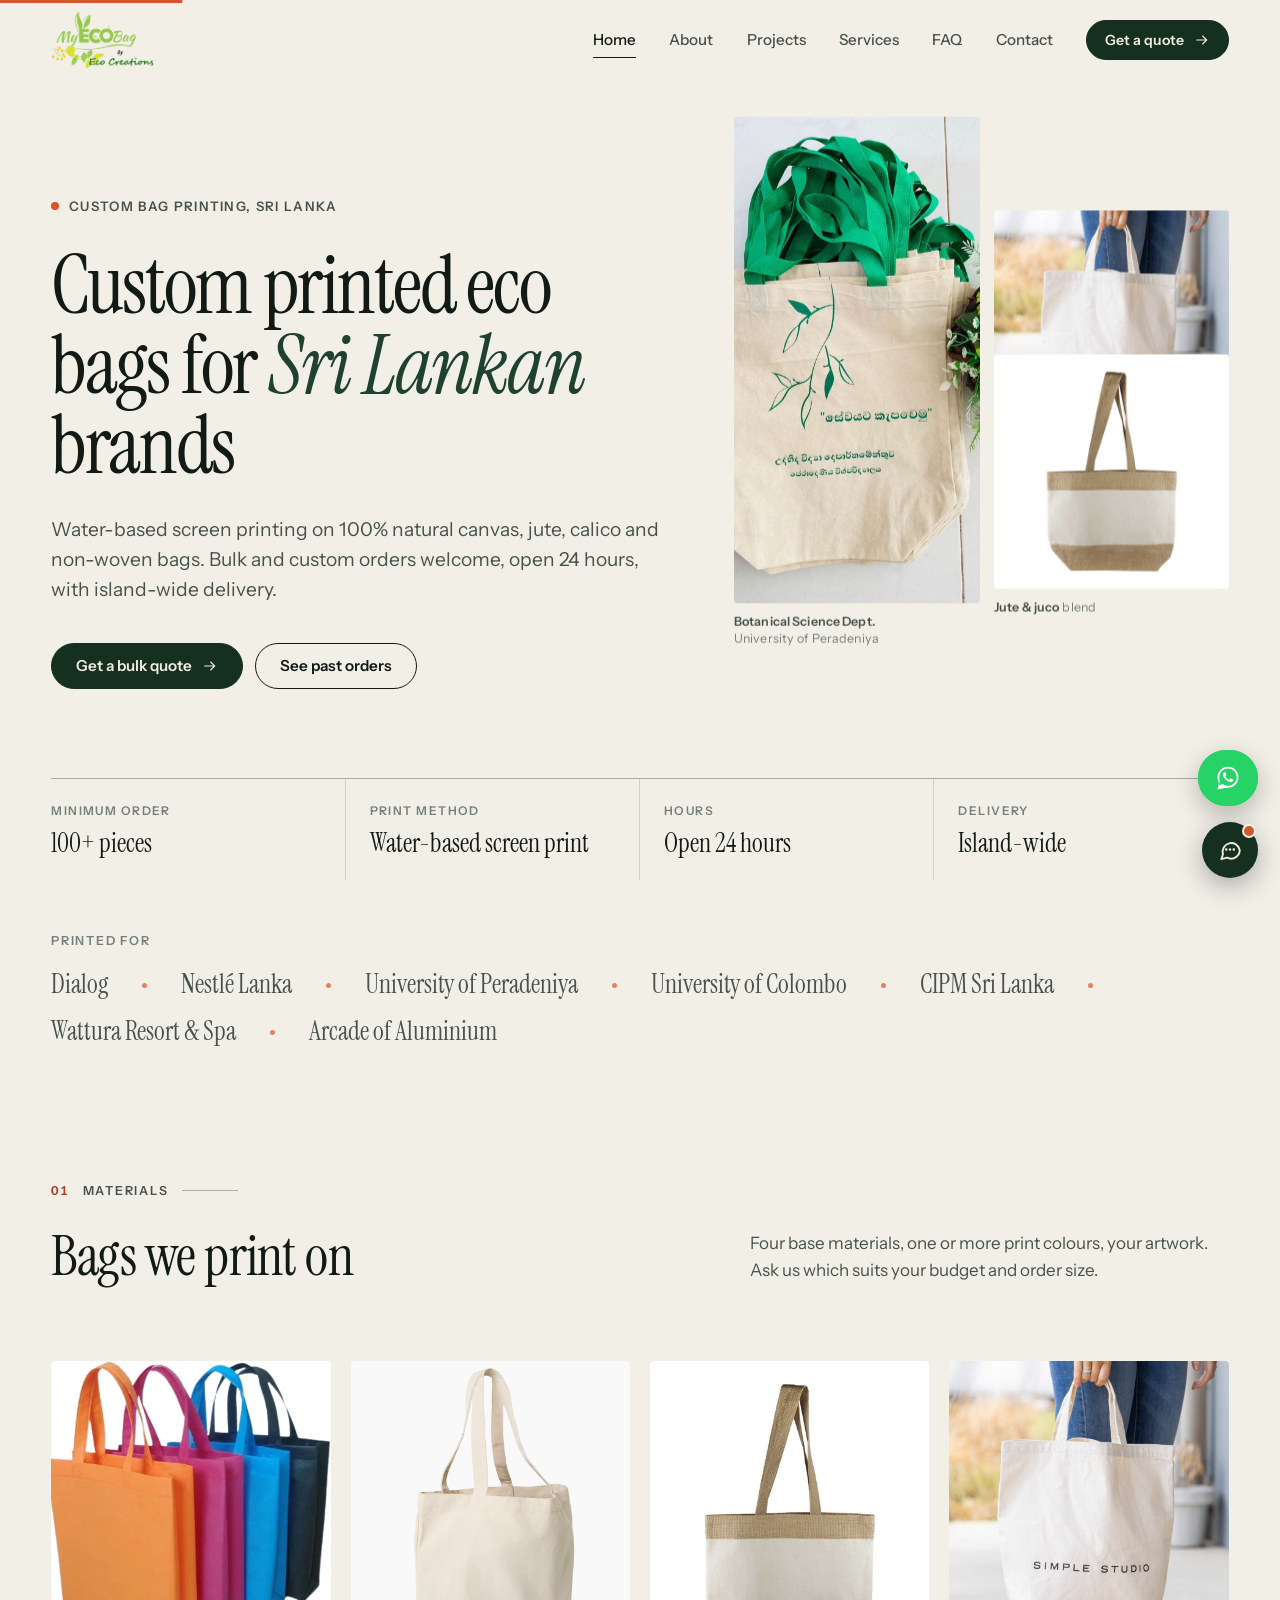
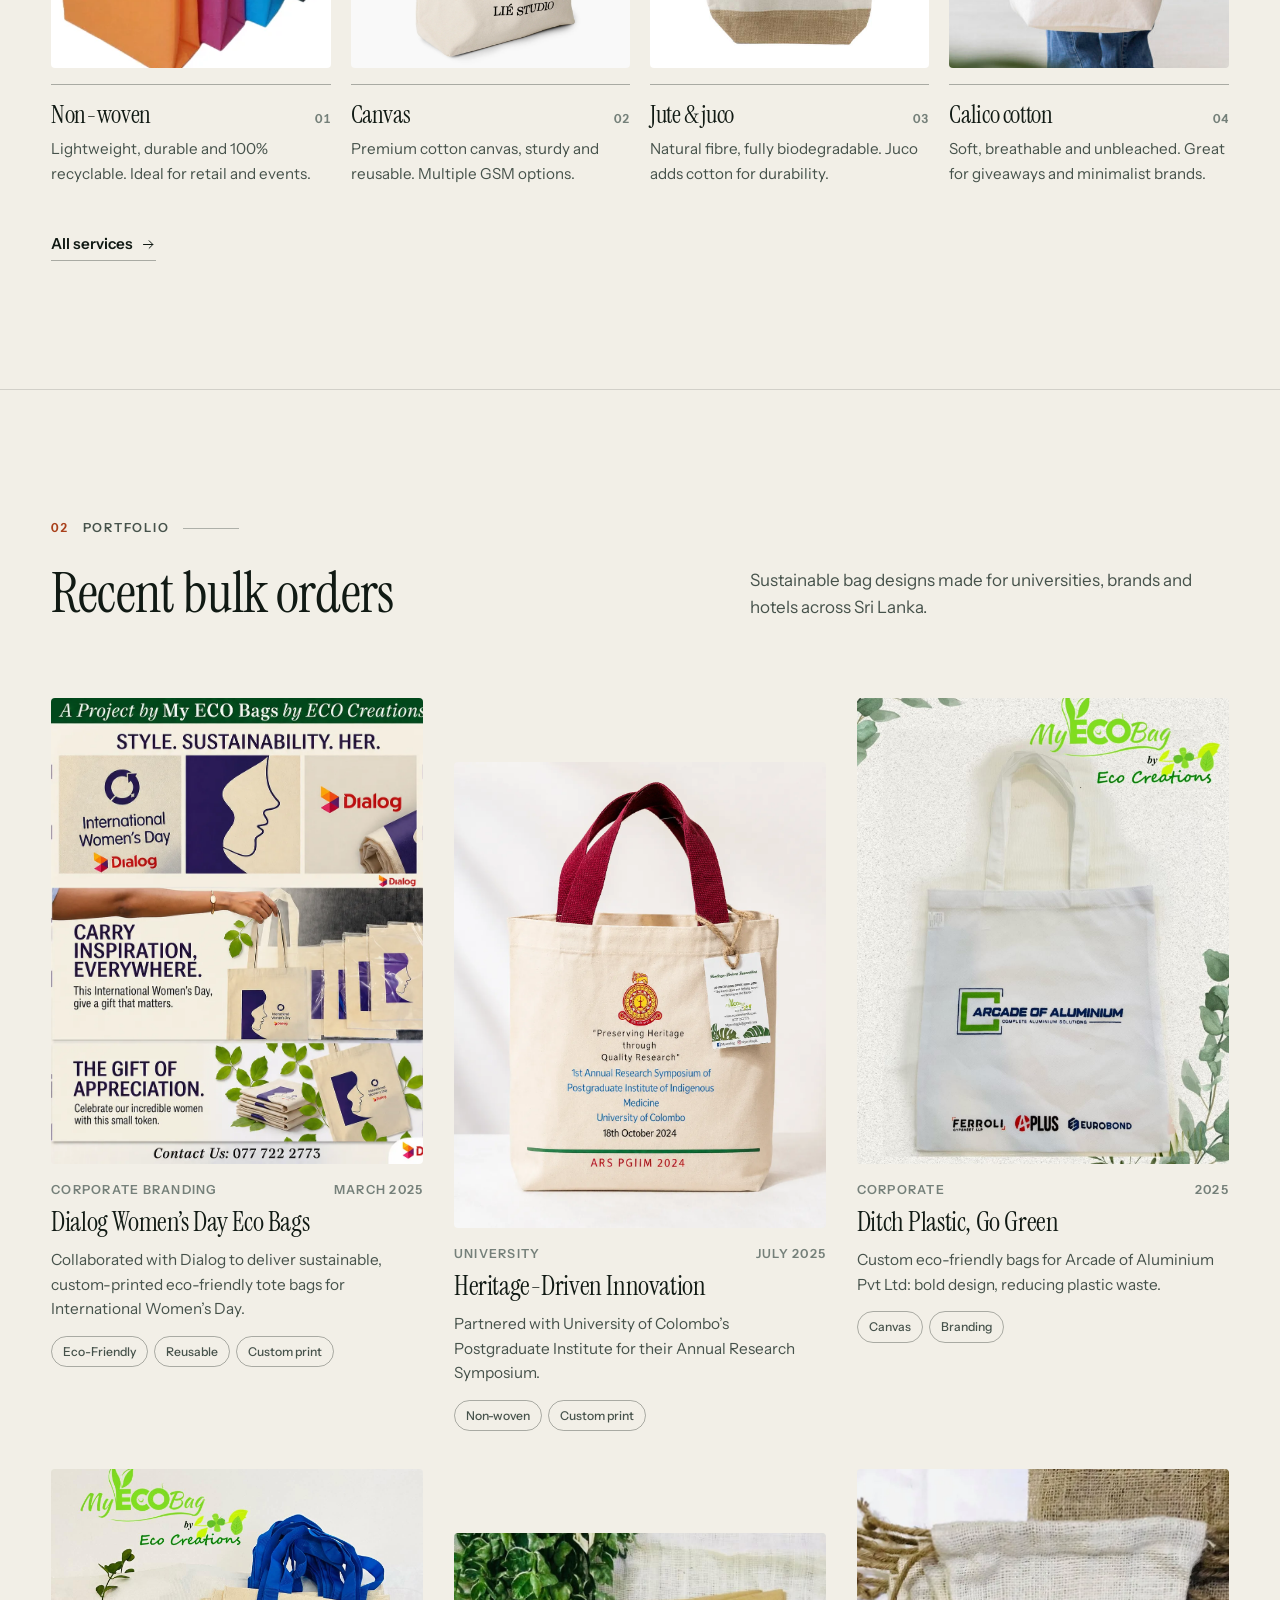
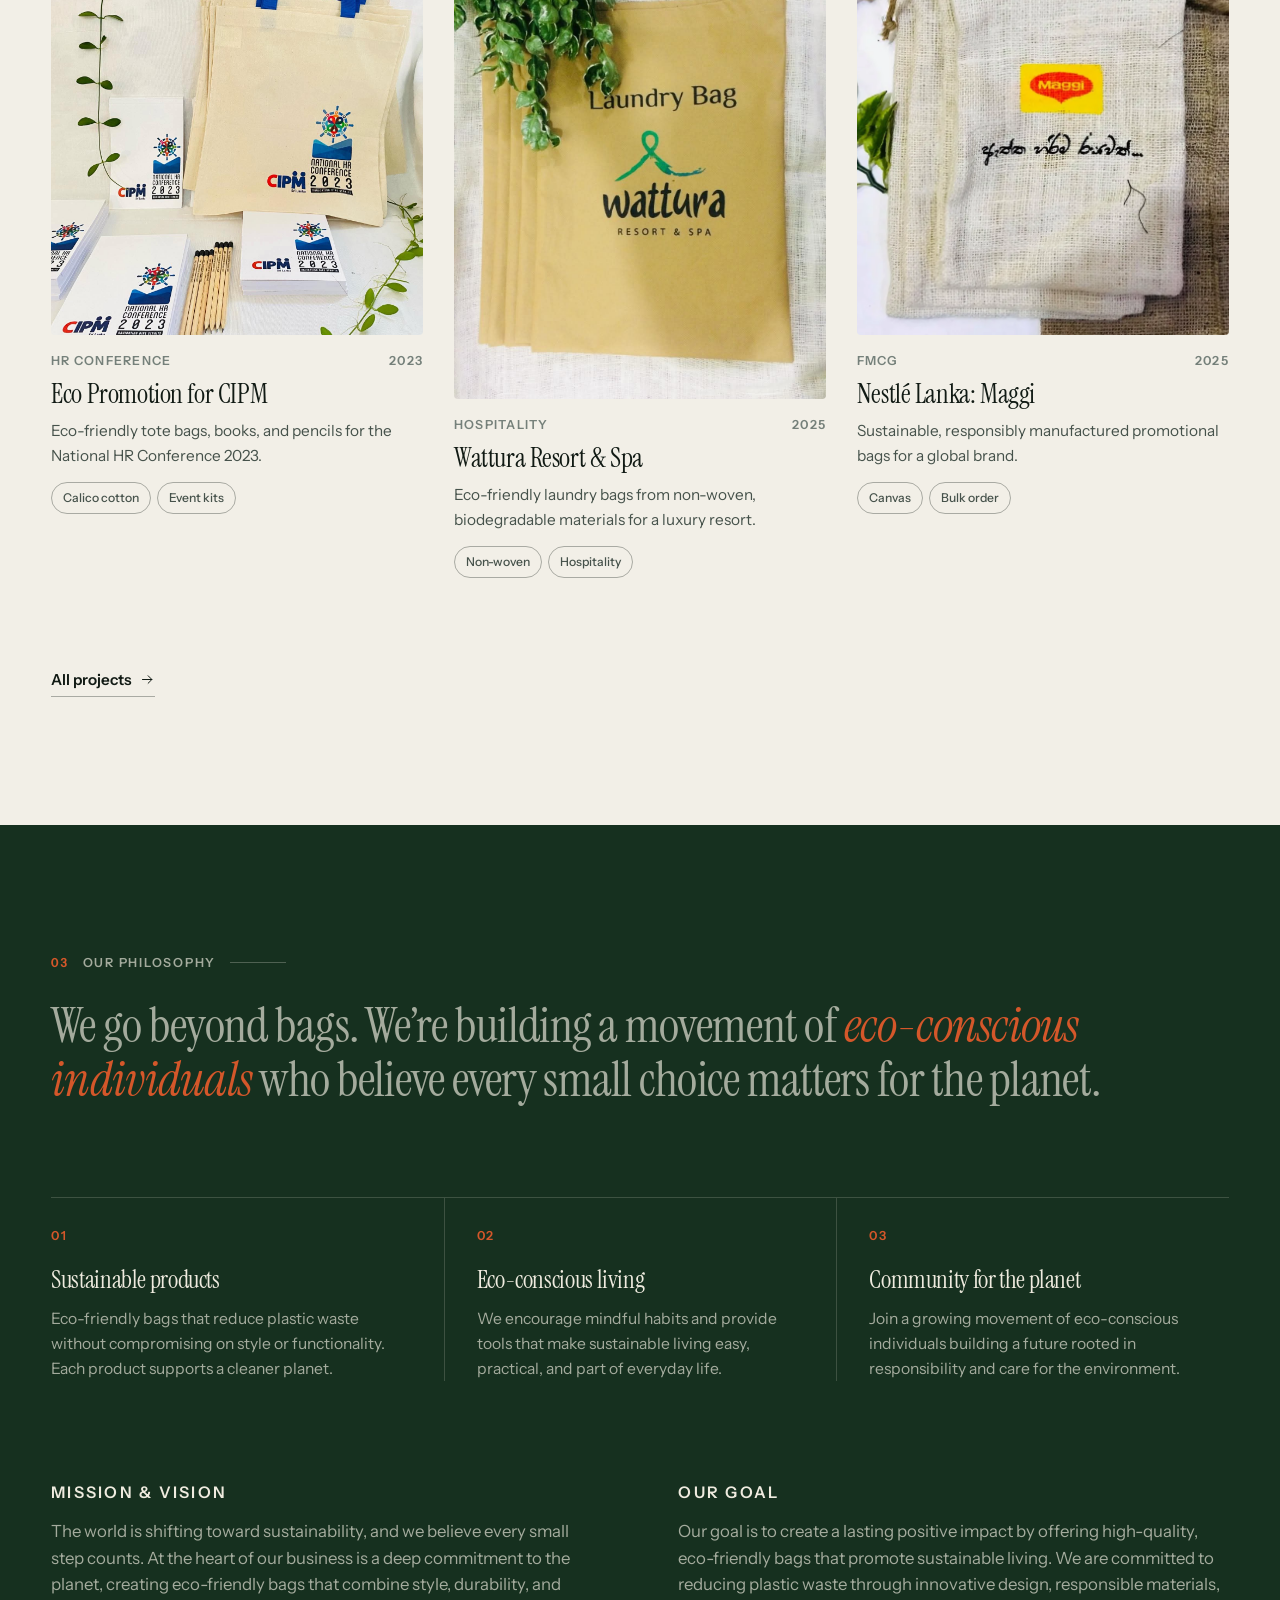
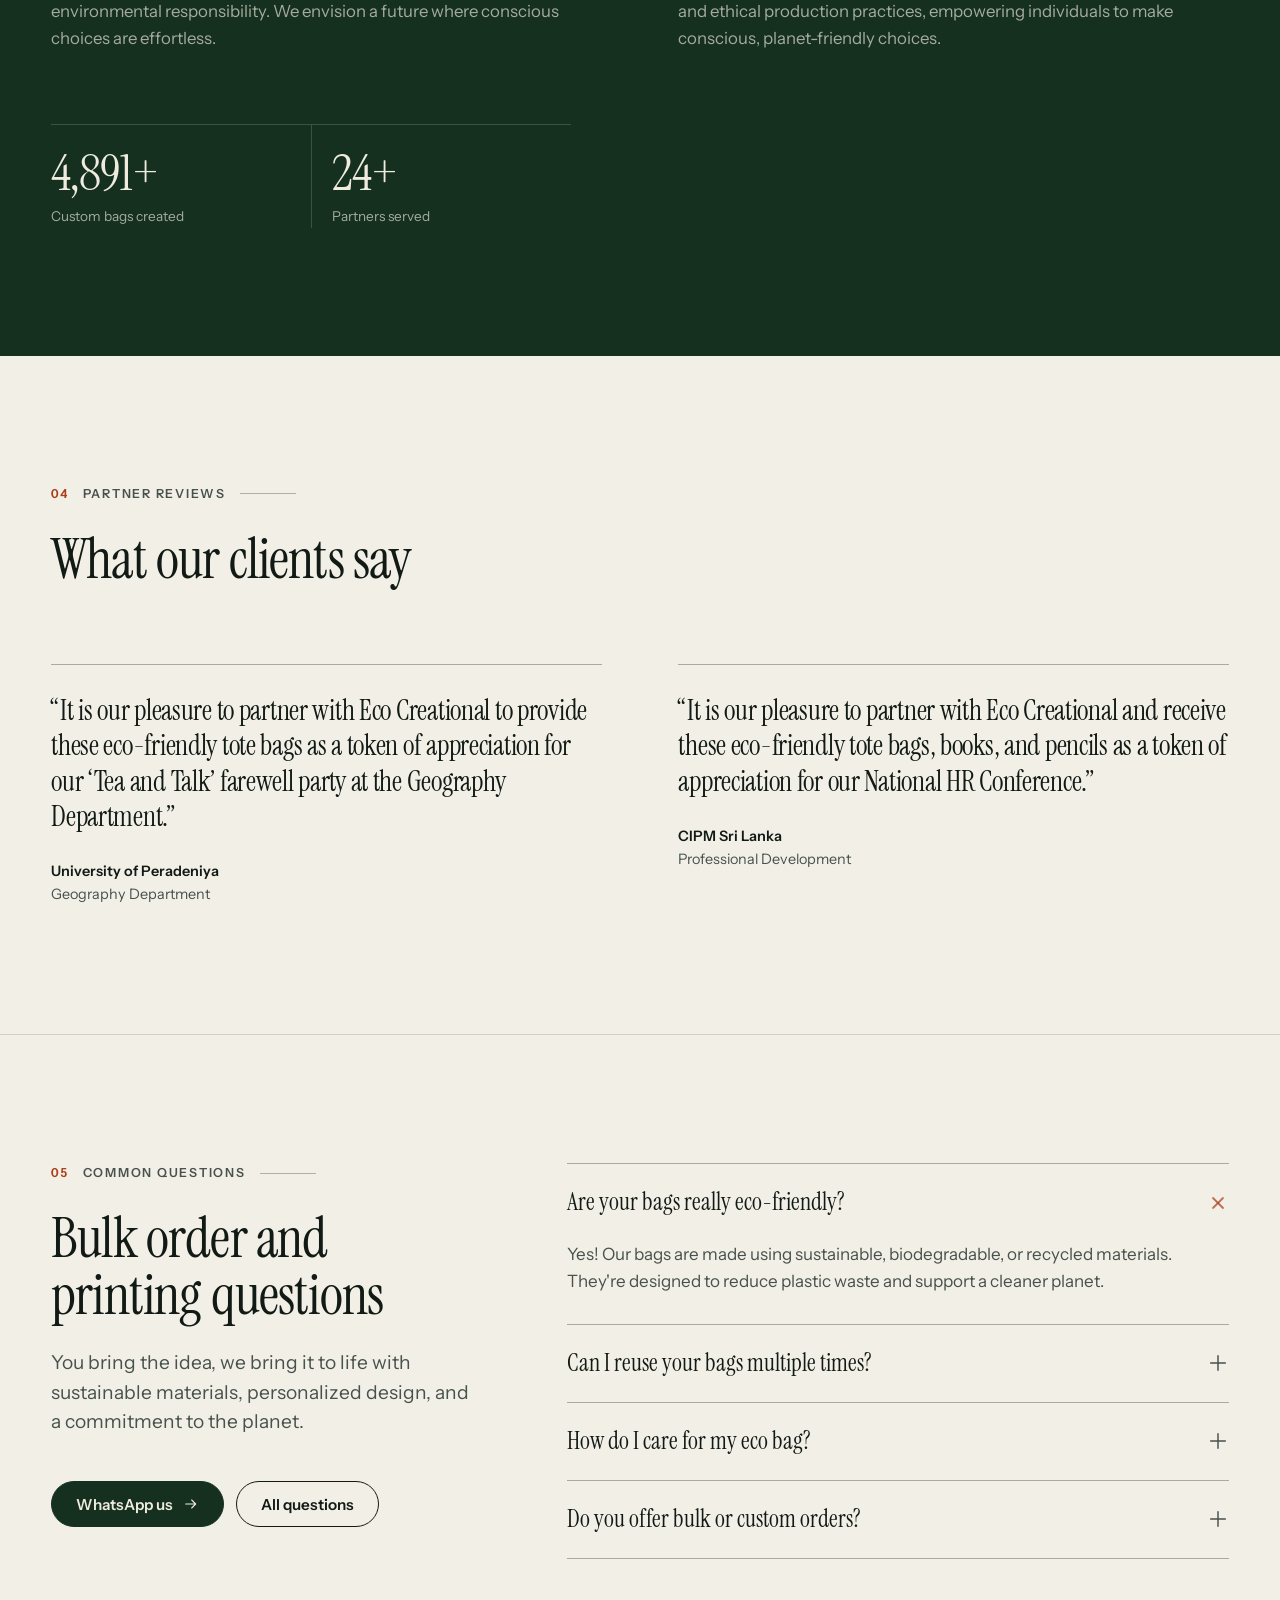
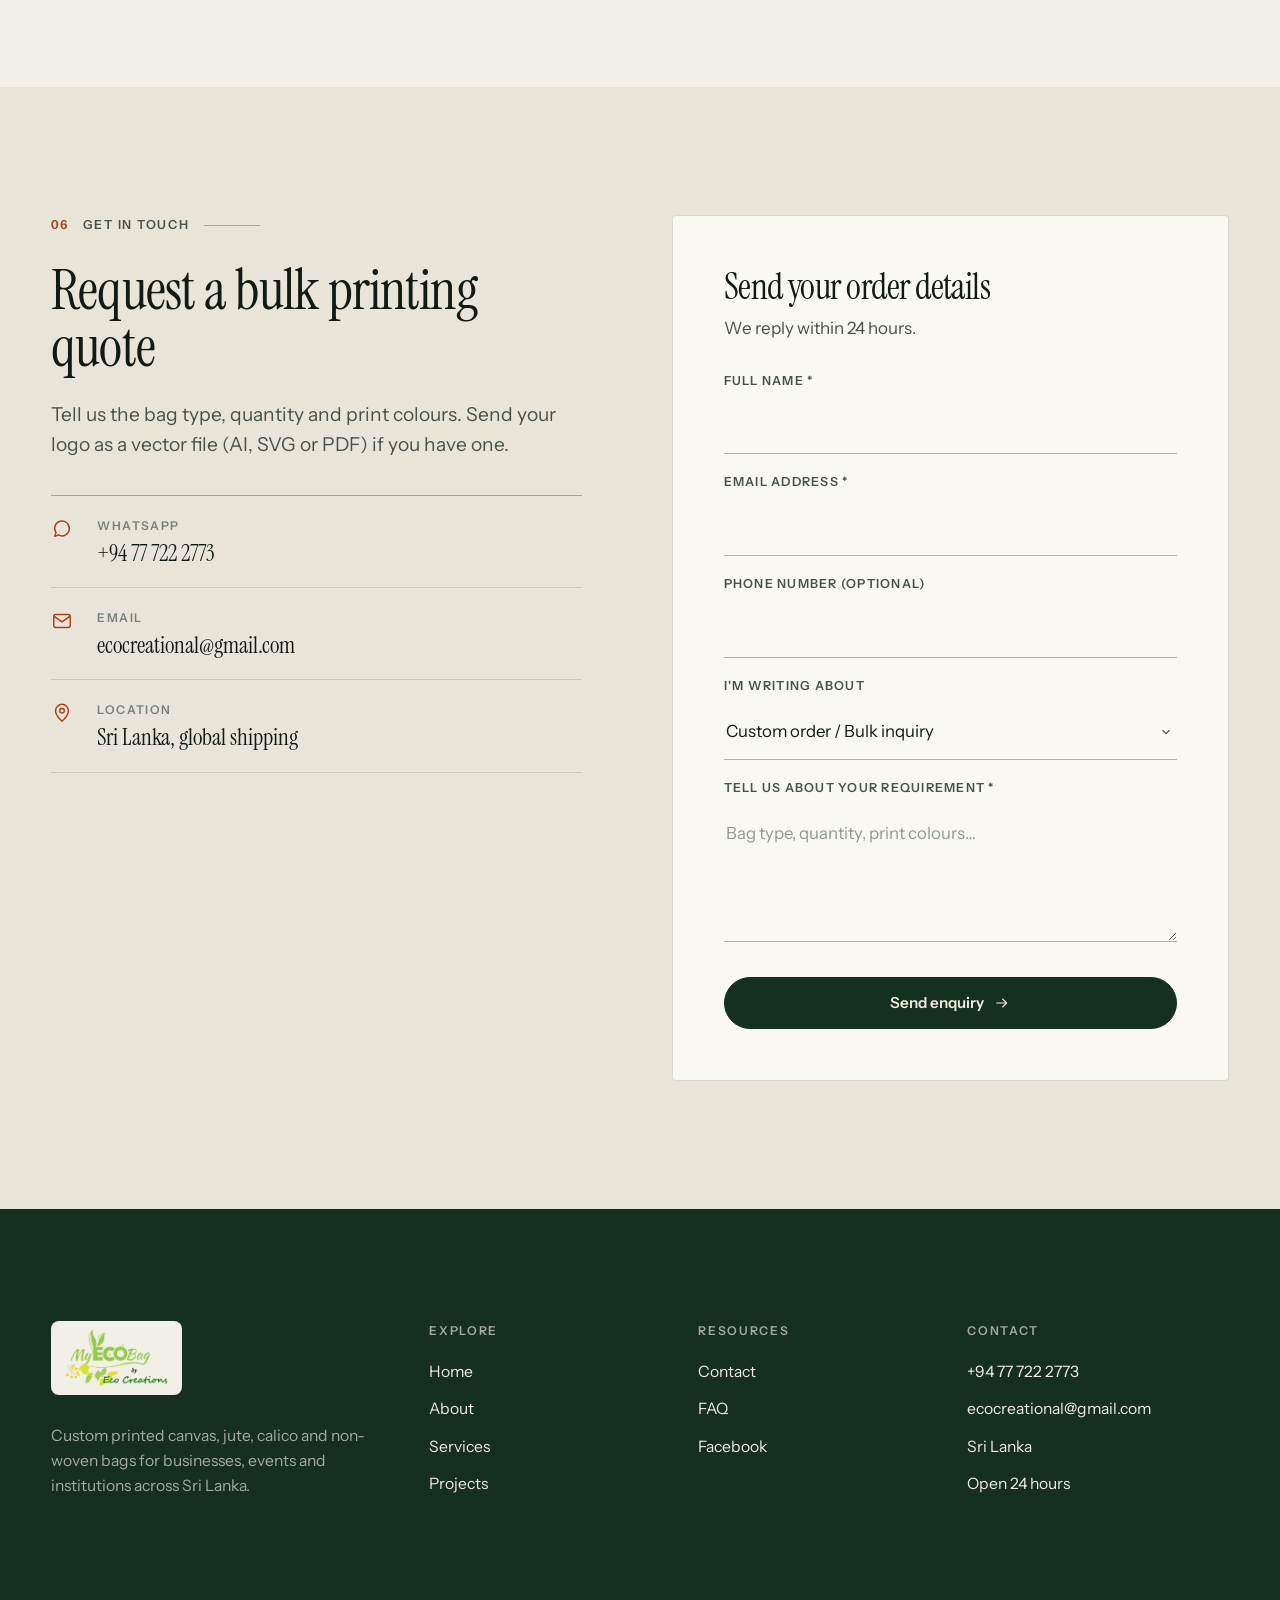
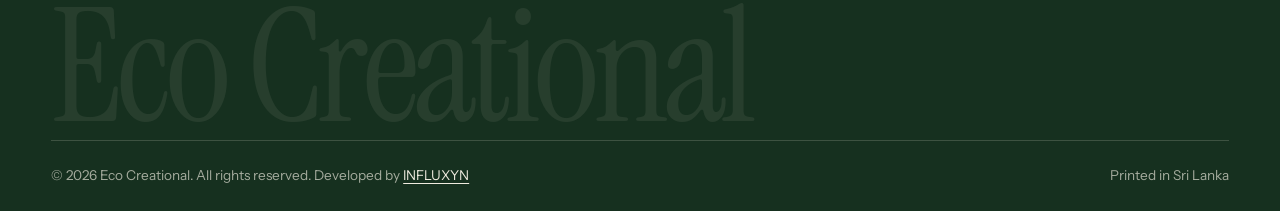
<file: index.html>
<!DOCTYPE html>
<html lang="en">

<head>
  <meta charset="UTF-8">
  <meta name="viewport" content="width=device-width, initial-scale=1.0">
  <title>Custom Printed Eco Bags in Sri Lanka | Eco Creational</title>
  <meta name="description" content="Bulk custom-printed non-woven, canvas, jute and calico cotton bags for Sri Lankan brands, hotels and universities. Request a quote from Eco Creational.">
  <meta name="keywords" content="custom printed bags Sri Lanka, bulk tote bag printing, screen printed canvas bags, non-woven bags printing, jute bags Sri Lanka, calico cotton bags, eco friendly bags supplier">
  <meta name="robots" content="index,follow,max-image-preview:large">
  <meta name="theme-color" content="#16301F">
  <link rel="canonical" href="https://ecocreational.com/">
  <meta property="og:type" content="website">
  <meta property="og:site_name" content="Eco Creational">
  <meta property="og:locale" content="en_LK">
  <meta property="og:title" content="Custom Printed Eco Bags in Sri Lanka | Eco Creational">
  <meta property="og:description" content="Bulk custom-printed non-woven, canvas, jute and calico cotton bags for Sri Lankan brands, hotels and universities. Request a quote from Eco Creational.">
  <meta property="og:url" content="https://ecocreational.com/">
  <meta property="og:image" content="https://ecocreational.com/assests/eco-creational-og.jpg">
  <meta name="twitter:card" content="summary_large_image">
  <meta name="twitter:title" content="Custom Printed Eco Bags in Sri Lanka | Eco Creational">
  <meta name="twitter:description" content="Bulk custom-printed non-woven, canvas, jute and calico cotton bags for Sri Lankan brands, hotels and universities. Request a quote from Eco Creational.">
  <meta name="twitter:image" content="https://ecocreational.com/assests/eco-creational-og.jpg">
  <script type="application/ld+json">
{
  "@context": "https://schema.org",
  "@type": "LocalBusiness",
  "@id": "https://ecocreational.com/#business",
  "name": "Eco Creational",
  "url": "https://ecocreational.com/",
  "logo": "https://ecocreational.com/assests/eco-creational-logo.png",
  "image": "https://ecocreational.com/assests/custom-branded-eco-bags.webp",
  "description": "Custom printed eco-friendly bags (non-woven, canvas, jute, juco, calico cotton) for bulk orders in Sri Lanka.",
  "telephone": "+94777222773",
  "email": "ecocreational@gmail.com",
  "address": {
    "@type": "PostalAddress",
    "addressCountry": "LK"
  },
  "openingHoursSpecification": [
    {
      "@type": "OpeningHoursSpecification",
      "dayOfWeek": ["Monday","Tuesday","Wednesday","Thursday","Friday","Saturday","Sunday"],
      "opens": "00:00",
      "closes": "23:59"
    }
  ],
  "areaServed": [
    {
      "@type": "Country",
      "name": "Sri Lanka"
    }
  ],
  "sameAs": [
    "https://www.facebook.com/share/1ZBHp2oGmy"
  ],
  "hasOfferCatalog": {
    "@type": "OfferCatalog",
    "name": "Bag printing services",
    "itemListElement": [
      {
        "@type": "Offer",
        "itemOffered": {
          "@type": "Service",
          "name": "Non-woven bag printing",
          "description": "Custom printed non-woven carrier bags in bulk.",
          "serviceType": "Custom bag printing",
          "provider": {
            "@id": "https://ecocreational.com/#business"
          },
          "areaServed": {
            "@type": "Country",
            "name": "Sri Lanka"
          }
        }
      },
      {
        "@type": "Offer",
        "itemOffered": {
          "@type": "Service",
          "name": "Canvas tote bag printing",
          "description": "Water-based screen printing on natural canvas totes.",
          "serviceType": "Custom bag printing",
          "provider": {
            "@id": "https://ecocreational.com/#business"
          },
          "areaServed": {
            "@type": "Country",
            "name": "Sri Lanka"
          }
        }
      },
      {
        "@type": "Offer",
        "itemOffered": {
          "@type": "Service",
          "name": "Jute and juco bag printing",
          "description": "Printed jute and jute-cotton (juco) bags.",
          "serviceType": "Custom bag printing",
          "provider": {
            "@id": "https://ecocreational.com/#business"
          },
          "areaServed": {
            "@type": "Country",
            "name": "Sri Lanka"
          }
        }
      },
      {
        "@type": "Offer",
        "itemOffered": {
          "@type": "Service",
          "name": "Calico cotton bag printing",
          "description": "Bulk printed calico cotton bags.",
          "serviceType": "Custom bag printing",
          "provider": {
            "@id": "https://ecocreational.com/#business"
          },
          "areaServed": {
            "@type": "Country",
            "name": "Sri Lanka"
          }
        }
      }
    ]
  }
}
</script>
  <script type="application/ld+json">
{
  "@context": "https://schema.org",
  "@type": "WebSite",
  "name": "Eco Creational",
  "url": "https://ecocreational.com/"
}
</script>
  <link rel="icon" type="image/png" href="assests/eco-creational-logo.png">
  <script src="https://cdn.emailjs.com/sdk/3.2.0/email.min.js"></script>
  <script>(function () { emailjs.init('tVmvNGUKXRhqvsVzU'); })();</script>
  <link rel="preconnect" href="https://fonts.googleapis.com"><link rel="preconnect" href="https://fonts.gstatic.com" crossorigin><link href="https://fonts.googleapis.com/css2?family=Instrument+Sans:wght@400;500;600&amp;family=Instrument+Serif:ital@0;1&amp;display=swap" rel="stylesheet">
  <link rel="stylesheet" href="site.css">
  <script>document.documentElement.classList.add("js")</script>
</head>
<body>
<a class="skip" href="#main">Skip to content</a>
<header class="site-header"><div class="wrap">
  <a class="brand" href="index.html" aria-label="Eco Creational, home"><img class="brand-logo" src="assests/eco-creational-logo-crop.webp" alt="Eco Creational — My Eco Bag" width="900" height="507" decoding="async"></a>
  <nav class="nav" id="nav" aria-label="Main"><a href="index.html" aria-current="page">Home</a><a href="about.html">About</a><a href="projects.html">Projects</a><a href="services.html">Services</a><a href="question.html">FAQ</a><a href="contact.html">Contact</a><a class="btn btn--primary btn--sm" href="contact.html">Get a quote <svg class="" viewBox="0 0 24 24" fill="none" stroke="currentColor" stroke-width="1.6" stroke-linecap="round" stroke-linejoin="round" aria-hidden="true"><path d="M4 12h15M13 6l6 6-6 6"/></svg></a></nav>
  <button class="menu-toggle" type="button" aria-expanded="false" aria-controls="nav" aria-label="Menu"><span></span><span></span></button>
</div></header>
<main id="main">

<section class="hero"><div class="wrap">
  <div class="hero-grid">
    <div>
      <p class="hero-tag" data-rv><i></i>Custom bag printing, Sri Lanka</p>
      <h1 data-rv style="--d:90ms">Custom printed eco bags for <em>Sri Lankan</em> brands</h1>
      <p class="lead" data-rv style="--d:180ms">Water-based screen printing on 100% natural canvas, jute, calico and non-woven bags. Bulk and custom orders welcome, open 24 hours, with island-wide delivery.</p>
      <div class="btn-row" data-rv style="--d:270ms">
        <a class="btn btn--primary" href="https://wa.me/94777222773" target="_blank" rel="noopener">Get a bulk quote <svg class="" viewBox="0 0 24 24" fill="none" stroke="currentColor" stroke-width="1.6" stroke-linecap="round" stroke-linejoin="round" aria-hidden="true"><path d="M4 12h15M13 6l6 6-6 6"/></svg></a>
        <a class="btn btn--ghost" href="#projects">See past orders</a>
      </div>
    </div>
    <div class="mosaic" data-rv style="--d:180ms">
      <figure class="m1"><div class="ph"><img src="assests/fb_pic8.jpeg" alt="Natural canvas tote with green handles and a botanical print, made for University of Peradeniya" width="1200" height="1600" fetchpriority="high"></div><figcaption class="cap"><b>Botanical Science Dept.</b><br>University of Peradeniya</figcaption></figure>
      <figure class="m2"><div class="ph"><img src="assests/calico-cotton-bags-bulk-print.jpg" alt="Calico cotton tote bag with a one-colour print, held by hand" width="642" height="550"></div><figcaption class="cap"><b>Calico cotton</b>, one-colour print</figcaption></figure>
      <figure class="m3"><div class="ph"><img src="assests/juco-jute-cotton-bags-custom-print.jpg" alt="Juco jute and cotton bag ready for custom print" width="1000" height="1000"></div><figcaption class="cap"><b>Jute &amp; juco</b> blend</figcaption></figure>
    </div>
  </div>
  <dl class="facts" data-rv style="--d:90ms">
    <div><dt>Minimum order</dt><dd>100+ pieces</dd></div>
    <div><dt>Print method</dt><dd>Water-based screen print</dd></div>
    <div><dt>Hours</dt><dd>Open 24 hours</dd></div>
    <div><dt>Delivery</dt><dd>Island-wide</dd></div>
  </dl>
  <div class="clients" data-rv style="--d:90ms">
    <p>Printed for</p>
    <ul><li>Dialog</li><li>Nestlé Lanka</li><li>University of Peradeniya</li><li>University of Colombo</li><li>CIPM Sri Lanka</li><li>Wattura Resort &amp; Spa</li><li>Arcade of Aluminium</li></ul>
  </div>
</div></section>

<section class="section" id="service"><div class="wrap">
  <div class="section-head">
    <div><div class="eyebrow" data-rv><b>01</b> Materials</div><h2 data-rv style="--d:90ms">Bags we print on</h2></div>
    <p data-rv style="--d:180ms">Four base materials, one or more print colours, your artwork. Ask us which suits your budget and order size.</p>
  </div>
  <div class="materials">
    <a class="mat" href="services.html" data-rv><div class="ph"><img src="assests/non-woven-printed-bags-sri-lanka.webp" alt="Custom printed non-woven carrier bags with a logo, made in Sri Lanka" loading="lazy" width="600" height="500"></div>
      <div class="mat-meta"><h3>Non-woven</h3><span class="n">01</span></div><p>Lightweight, durable and 100% recyclable. Ideal for retail and events.</p></a>
    <a class="mat" href="services.html" data-rv style="--d:90ms"><div class="ph"><img src="assests/canvas-tote-bags-screen-printed.webp" alt="Screen printed natural canvas tote bags for bulk orders" loading="lazy" width="1920" height="2400"></div>
      <div class="mat-meta"><h3>Canvas</h3><span class="n">02</span></div><p>Premium cotton canvas, sturdy and reusable. Multiple GSM options.</p></a>
    <a class="mat" href="services.html" data-rv style="--d:180ms"><div class="ph"><img src="assests/juco-jute-cotton-bags-custom-print.jpg" alt="Juco jute-cotton bag printed with a brand logo" loading="lazy" width="1000" height="1000"></div>
      <div class="mat-meta"><h3>Jute &amp; juco</h3><span class="n">03</span></div><p>Natural fibre, fully biodegradable. Juco adds cotton for durability.</p></a>
    <a class="mat" href="services.html" data-rv style="--d:270ms"><div class="ph"><img src="assests/calico-cotton-bags-bulk-print.jpg" alt="Calico cotton bag with one-colour water-based print" loading="lazy" width="642" height="550"></div>
      <div class="mat-meta"><h3>Calico cotton</h3><span class="n">04</span></div><p>Soft, breathable and unbleached. Great for giveaways and minimalist brands.</p></a>
  </div>
  <p class="mt-m" data-rv><a class="link-arrow" href="services.html">All services <svg class="" viewBox="0 0 24 24" fill="none" stroke="currentColor" stroke-width="1.6" stroke-linecap="round" stroke-linejoin="round" aria-hidden="true"><path d="M4 12h15M13 6l6 6-6 6"/></svg></a></p>
</div></section>

<section class="section rule-top" id="projects"><div class="wrap">
  <div class="section-head">
    <div><div class="eyebrow" data-rv><b>02</b> Portfolio</div><h2 data-rv style="--d:90ms">Recent bulk orders</h2></div>
    <p data-rv style="--d:180ms">Sustainable bag designs made for universities, brands and hotels across Sri Lanka.</p>
  </div>
  <div class="work-grid"><article class="work" data-category="corporate" data-rv>
  <div class="ph"><img src="assests/dialog-womens-day-eco-tote-bags.webp" alt="Dialog International Women’s Day eco tote bags with custom print" loading="lazy" decoding="async" width="800" height="1000"></div>
  <div class="work-meta"><span>Corporate Branding</span><span>March 2025</span></div>
  <h3>Dialog Women’s Day Eco Bags</h3><p>Collaborated with Dialog to deliver sustainable, custom-printed eco-friendly tote bags for International Women’s Day.</p><div class="tags"><span>Eco-Friendly</span><span>Reusable</span><span>Custom print</span></div>
</article><article class="work" data-category="university" data-rv style="--d:90ms">
  <div class="ph"><img src="assests/university-colombo-symposium-tote-bags.webp" alt="Printed tote bags for the University of Colombo research symposium" loading="lazy" decoding="async" width="800" height="1000"></div>
  <div class="work-meta"><span>University</span><span>July 2025</span></div>
  <h3>Heritage-Driven Innovation</h3><p>Partnered with University of Colombo’s Postgraduate Institute for their Annual Research Symposium.</p><div class="tags"><span>Non-woven</span><span>Custom print</span></div>
</article><article class="work" data-category="corporate" data-rv style="--d:180ms">
  <div class="ph"><img src="assests/fb_pic7.jpeg" alt="Canvas tote bag printed for Arcade of Aluminium" loading="lazy" decoding="async" width="800" height="1000"></div>
  <div class="work-meta"><span>Corporate</span><span>2025</span></div>
  <h3>Ditch Plastic, Go Green</h3><p>Custom eco-friendly bags for Arcade of Aluminium Pvt Ltd: bold design, reducing plastic waste.</p><div class="tags"><span>Canvas</span><span>Branding</span></div>
</article><article class="work" data-category="corporate" data-rv>
  <div class="ph"><img src="assests/fb_pic5.jpg" alt="Calico tote bags, books and pencils for the CIPM National HR Conference" loading="lazy" decoding="async" width="800" height="1000"></div>
  <div class="work-meta"><span>HR Conference</span><span>2023</span></div>
  <h3>Eco Promotion for CIPM</h3><p>Eco-friendly tote bags, books, and pencils for the National HR Conference 2023.</p><div class="tags"><span>Calico cotton</span><span>Event kits</span></div>
</article><article class="work" data-category="hospitality" data-rv style="--d:90ms">
  <div class="ph"><img src="assests/fb_pic9.jpeg" alt="Non-woven laundry bags printed for Wattura Resort and Spa" loading="lazy" decoding="async" width="800" height="1000"></div>
  <div class="work-meta"><span>Hospitality</span><span>2025</span></div>
  <h3>Wattura Resort & Spa</h3><p>Eco-friendly laundry bags from non-woven, biodegradable materials for a luxury resort.</p><div class="tags"><span>Non-woven</span><span>Hospitality</span></div>
</article><article class="work" data-category="corporate" data-rv style="--d:180ms">
  <div class="ph"><img src="assests/nestle-maggi-jute-promo-bags.webp" alt="Jute promotional bags printed for Nestlé Lanka Maggi" loading="lazy" decoding="async" width="800" height="1000"></div>
  <div class="work-meta"><span>FMCG</span><span>2025</span></div>
  <h3>Nestlé Lanka: Maggi</h3><p>Sustainable, responsibly manufactured promotional bags for a global brand.</p><div class="tags"><span>Canvas</span><span>Bulk order</span></div>
</article></div>
  <p class="mt-l" data-rv><a class="link-arrow" href="projects.html">All projects <svg class="" viewBox="0 0 24 24" fill="none" stroke="currentColor" stroke-width="1.6" stroke-linecap="round" stroke-linejoin="round" aria-hidden="true"><path d="M4 12h15M13 6l6 6-6 6"/></svg></a></p>
</div></section>

<section class="section section--dark" id="goal"><div class="wrap">
  <div class="eyebrow" data-rv><b>03</b> Our philosophy</div>
  <h2 class="sr">Reusable bags, printed to order</h2>
  <p class="statement" data-rv style="--d:90ms">We go beyond bags. We’re building a movement of <em>eco-conscious individuals</em> who believe every small choice matters for the planet.</p>
  <div class="pillars">
    <div class="pillar" data-rv><span class="n">01</span><h3>Sustainable products</h3><p>Eco-friendly bags that reduce plastic waste without compromising on style or functionality. Each product supports a cleaner planet.</p></div>
    <div class="pillar" data-rv style="--d:90ms"><span class="n">02</span><h3>Eco-conscious living</h3><p>We encourage mindful habits and provide tools that make sustainable living easy, practical, and part of everyday life.</p></div>
    <div class="pillar" data-rv style="--d:180ms"><span class="n">03</span><h3>Community for the planet</h3><p>Join a growing movement of eco-conscious individuals building a future rooted in responsibility and care for the environment.</p></div>
  </div>
  <div class="mission">
    <div data-rv><h3>Mission &amp; vision</h3><p>The world is shifting toward sustainability, and we believe every small step counts. At the heart of our business is a deep commitment to the planet, creating eco-friendly bags that combine style, durability, and environmental responsibility. We envision a future where conscious choices are effortless.</p></div>
    <div data-rv style="--d:90ms"><h3>Our goal</h3><p>Our goal is to create a lasting positive impact by offering high-quality, eco-friendly bags that promote sustainable living. We are committed to reducing plastic waste through innovative design, responsible materials, and ethical production practices, empowering individuals to make conscious, planet-friendly choices.</p></div>
  </div>
  <div class="stats stats--inline" style="--cols:2;max-width:520px" data-rv>
    <div><b data-count="5000" data-suffix="+" data-comma>5,000+</b><span>Custom bags created</span></div>
    <div><b data-count="25" data-suffix="+">25+</b><span>Partners served</span></div>
  </div>
</div></section>

<section class="section"><div class="wrap">
  <div class="section-head">
    <div><div class="eyebrow" data-rv><b>04</b> Partner reviews</div><h2 data-rv style="--d:90ms">What our clients say</h2></div>
  </div>
  <div class="quotes">
    <figure class="quote" data-rv><blockquote>“It is our pleasure to partner with Eco Creational to provide these eco-friendly tote bags as a token of appreciation for our ‘Tea and Talk’ farewell party at the Geography Department.”</blockquote>
      <figcaption><b>University of Peradeniya</b>Geography Department</figcaption></figure>
    <figure class="quote" data-rv style="--d:90ms"><blockquote>“It is our pleasure to partner with Eco Creational and receive these eco-friendly tote bags, books, and pencils as a token of appreciation for our National HR Conference.”</blockquote>
      <figcaption><b>CIPM Sri Lanka</b>Professional Development</figcaption></figure>
  </div>
</div></section>

<section class="section rule-top" id="question"><div class="wrap">
  <div class="faq-wrap">
    <div class="sticky">
      <div class="eyebrow" data-rv><b>05</b> Common questions</div>
      <h2 data-rv style="--d:90ms">Bulk order and printing questions</h2>
      <p class="lead mt-s" data-rv style="--d:180ms">You bring the idea, we bring it to life with sustainable materials, personalized design, and a commitment to the planet.</p>
      <div class="btn-row mt-m" data-rv style="--d:180ms">
        <a class="btn btn--primary" href="https://wa.me/94777222773" target="_blank" rel="noopener">WhatsApp us <svg class="" viewBox="0 0 24 24" fill="none" stroke="currentColor" stroke-width="1.6" stroke-linecap="round" stroke-linejoin="round" aria-hidden="true"><path d="M4 12h15M13 6l6 6-6 6"/></svg></a>
        <a class="btn btn--ghost" href="question.html">All questions</a>
      </div>
    </div>
    <div data-rv style="--d:90ms"><details class="faq" name="faq" open><summary>Are your bags really eco-friendly?<svg class="" viewBox="0 0 24 24" fill="none" stroke="currentColor" stroke-width="1.6" stroke-linecap="round" stroke-linejoin="round" aria-hidden="true"><path d="M12 4v16M4 12h16"/></svg></summary><div class="a">Yes! Our bags are made using sustainable, biodegradable, or recycled materials. They're designed to reduce plastic waste and support a cleaner planet.</div></details><details class="faq" name="faq"><summary>Can I reuse your bags multiple times?<svg class="" viewBox="0 0 24 24" fill="none" stroke="currentColor" stroke-width="1.6" stroke-linecap="round" stroke-linejoin="round" aria-hidden="true"><path d="M12 4v16M4 12h16"/></svg></summary><div class="a">Absolutely. Our eco-bags are durable and built to last, making them a great alternative to single-use plastic.</div></details><details class="faq" name="faq"><summary>How do I care for my eco bag?<svg class="" viewBox="0 0 24 24" fill="none" stroke="currentColor" stroke-width="1.6" stroke-linecap="round" stroke-linejoin="round" aria-hidden="true"><path d="M12 4v16M4 12h16"/></svg></summary><div class="a">Most of our bags can be gently hand-washed and air-dried. Care instructions are included with every product.</div></details><details class="faq" name="faq"><summary>Do you offer bulk or custom orders?<svg class="" viewBox="0 0 24 24" fill="none" stroke="currentColor" stroke-width="1.6" stroke-linecap="round" stroke-linejoin="round" aria-hidden="true"><path d="M12 4v16M4 12h16"/></svg></summary><div class="a">Yes, we offer bulk and customized options for businesses, events, and special occasions. Contact us for more details.</div></details></div>
  </div>
</div></section>

<section class="section section--paper2" id="contact"><div class="wrap">
  <div class="contact-grid">
    <div>
      <div class="eyebrow" data-rv><b>06</b> Get in touch</div>
      <h2 data-rv style="--d:90ms">Request a bulk printing quote</h2>
      <p class="lead mt-s" data-rv style="--d:180ms">Tell us the bag type, quantity and print colours. Send your logo as a vector file (AI, SVG or PDF) if you have one.</p>
      <ul class="contact-list" data-rv style="--d:180ms">
        <li><a href="https://wa.me/94777222773" target="_blank" rel="noopener"><svg class="" viewBox="0 0 24 24" fill="none" stroke="currentColor" stroke-width="1.6" stroke-linecap="round" stroke-linejoin="round" aria-hidden="true"><path d="M20 11.5a8 8 0 01-11.8 7L4 20l1.5-4.1A8 8 0 1120 11.5z"/></svg><div><small>WhatsApp</small><strong>+94 77 722 2773</strong></div></a></li>
        <li><a href="mailto:ecocreational@gmail.com"><svg class="" viewBox="0 0 24 24" fill="none" stroke="currentColor" stroke-width="1.6" stroke-linecap="round" stroke-linejoin="round" aria-hidden="true"><rect x="3" y="5" width="18" height="14" rx="2"/><path d="M3.5 7l8.5 6 8.5-6"/></svg><div><small>Email</small><strong>ecocreational@gmail.com</strong></div></a></li>
        <li><div class="item"><svg class="" viewBox="0 0 24 24" fill="none" stroke="currentColor" stroke-width="1.6" stroke-linecap="round" stroke-linejoin="round" aria-hidden="true"><path d="M12 21s7-6.2 7-11.5A7 7 0 005 9.5C5 14.8 12 21 12 21z"/><circle cx="12" cy="9.5" r="2.5"/></svg><div><small>Location</small><strong>Sri Lanka, global shipping</strong></div></div></li>
      </ul>
    </div>
    <div class="form-card" data-rv style="--d:90ms">
      <h3>Send your order details</h3><p>We reply within 24 hours.</p>
      <form action="https://formsubmit.co/ecocreational@gmail.com" method="POST">
  <input type="hidden" name="_captcha" value="false">
  <input type="hidden" name="_subject" value="New Eco Creation Website Inquiry">
  <input type="hidden" name="_template" value="table">
  <input type="hidden" name="_next" value="https://ecocreational.com/thankyou.html">
  <div class="field"><label for="h-name">Full name *</label><input id="h-name" type="text" name="name" autocomplete="name" required></div>
  <div class="field"><label for="h-email">Email address *</label><input id="h-email" type="email" name="email" autocomplete="email" required></div>
  <div class="field"><label for="h-phone">Phone number (optional)</label><input id="h-phone" type="tel" name="phone" autocomplete="tel"></div>
  <div class="field"><label for="h-type">I'm writing about</label><select id="h-type" name="inquiry_type">
    <option value="Custom order">Custom order / Bulk inquiry</option><option value="Partnership">Partnership / Collaboration</option>
    <option value="General">General question</option><option value="Feedback">Feedback / Testimonial</option></select></div>
  <div class="field"><label for="h-msg">Tell us about your requirement *</label><textarea id="h-msg" name="message" rows="4" placeholder="Bag type, quantity, print colours…" required></textarea></div>
  <button type="submit" class="btn btn--primary">Send enquiry <svg class="" viewBox="0 0 24 24" fill="none" stroke="currentColor" stroke-width="1.6" stroke-linecap="round" stroke-linejoin="round" aria-hidden="true"><path d="M4 12h15M13 6l6 6-6 6"/></svg></button>
</form>
    </div>
  </div>
</div></section>
</main>
<footer class="site-footer">
  <div class="wrap">
    <div class="footer-top">
      <div class="footer-about">
        <a class="brand" href="index.html"><img class="brand-logo" src="assests/eco-creational-logo-crop.webp" alt="Eco Creational — My Eco Bag" width="900" height="507" decoding="async"></a>
        <p>Custom printed canvas, jute, calico and non-woven bags for businesses, events and institutions across Sri Lanka.</p>
      </div>
      <div><h4>Explore</h4><ul>
        <li><a href="index.html">Home</a></li><li><a href="about.html">About</a></li>
        <li><a href="services.html">Services</a></li><li><a href="projects.html">Projects</a></li></ul></div>
      <div><h4>Resources</h4><ul>
        <li><a href="contact.html">Contact</a></li><li><a href="question.html">FAQ</a></li>
        <li><a href="https://www.facebook.com/share/1ZBHp2oGmy" target="_blank" rel="noopener">Facebook</a></li></ul></div>
      <div><h4>Contact</h4><ul>
        <li><a href="https://wa.me/94777222773" target="_blank" rel="noopener">+94 77 722 2773</a></li>
        <li><a href="mailto:ecocreational@gmail.com">ecocreational@gmail.com</a></li>
        <li><span>Sri Lanka</span></li><li><span>Open 24 hours</span></li></ul></div>
    </div>
    <div class="footer-word" aria-hidden="true">Eco Creational</div>
    <div class="footer-bottom">
      <p>© 2026 Eco Creational. All rights reserved. Developed by <a href="https://influxyn.online" target="_blank" rel="noopener">INFLUXYN</a></p>
      <p>Printed in Sri Lanka</p>
    </div>
  </div>
</footer>
<a class="wa-float" href="https://wa.me/94777222773?text=Hi%20Eco%20Creational%2C%20I%27d%20like%20a%20quote%20for%20custom%20bags." target="_blank" rel="noopener" aria-label="Chat on WhatsApp"><svg viewBox="0 0 32 32" aria-hidden="true"><path fill="currentColor" d="M16.04 3C9.4 3 4.03 8.37 4.03 15c0 2.12.55 4.19 1.6 6.01L4 29l8.2-1.6A12 12 0 0 0 16.04 27C22.67 27 28.04 21.63 28.04 15S22.67 3 16.04 3zm0 21.8c-1.8 0-3.56-.49-5.1-1.4l-.37-.22-4.87.95.99-4.75-.24-.39A9.8 9.8 0 0 1 6.2 15c0-5.42 4.41-9.83 9.84-9.83 5.42 0 9.83 4.41 9.83 9.83 0 5.42-4.41 9.8-9.83 9.8zm5.4-7.35c-.3-.15-1.75-.86-2.02-.96-.27-.1-.47-.15-.67.15-.2.3-.77.96-.94 1.16-.17.2-.35.22-.64.07-.3-.15-1.25-.46-2.38-1.47-.88-.78-1.47-1.75-1.64-2.05-.17-.3-.02-.46.13-.6.13-.13.3-.35.45-.52.15-.17.2-.3.3-.5.1-.2.05-.37-.02-.52-.07-.15-.67-1.6-.91-2.2-.24-.58-.49-.5-.67-.51h-.57c-.2 0-.52.07-.8.37-.27.3-1.04 1.02-1.04 2.47 0 1.46 1.07 2.87 1.21 3.07.15.2 2.1 3.2 5.08 4.49.71.3 1.26.49 1.7.63.71.23 1.36.2 1.87.12.57-.08 1.75-.72 2-1.41.25-.7.25-1.29.17-1.41-.07-.13-.27-.2-.57-.35z"/></svg><span>Chat on WhatsApp</span></a>
<script src="site.js" defer></script>
<script src="chatbot.js" defer></script>
</body>
</html>
</file>
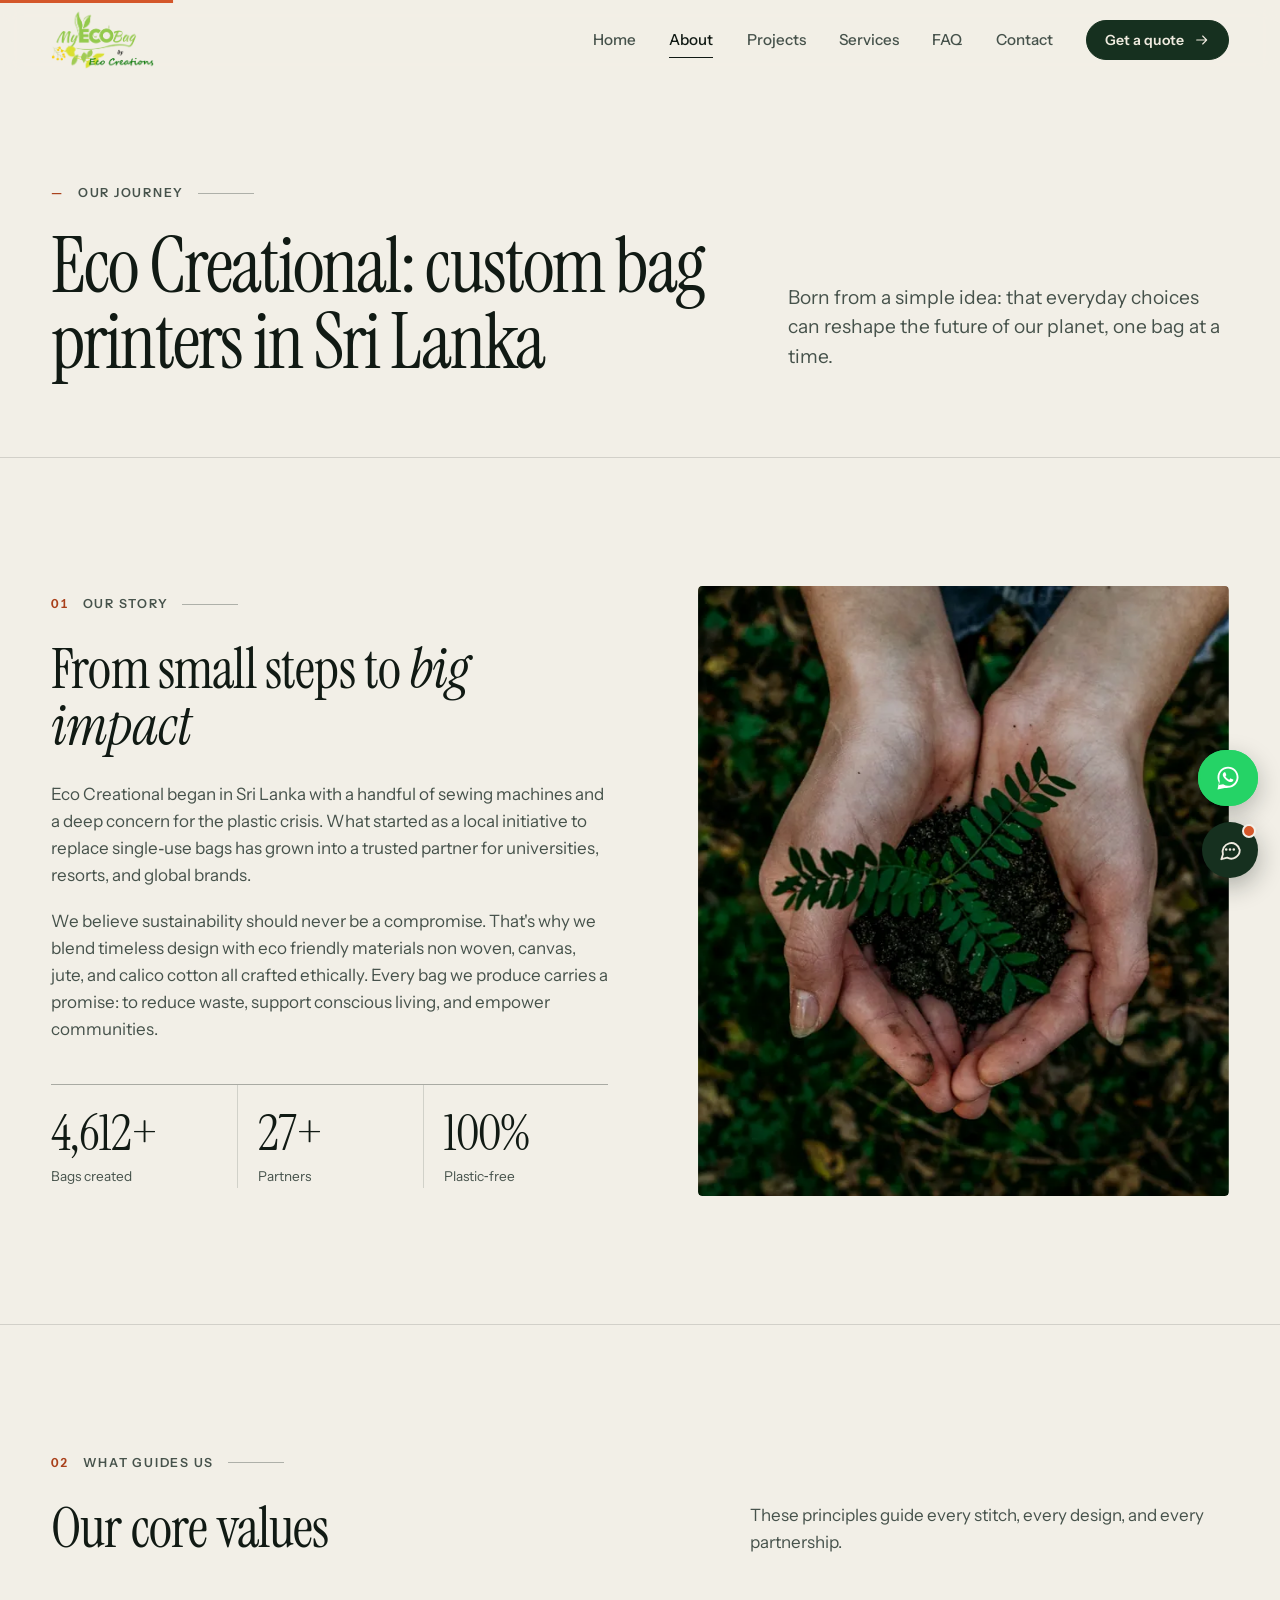
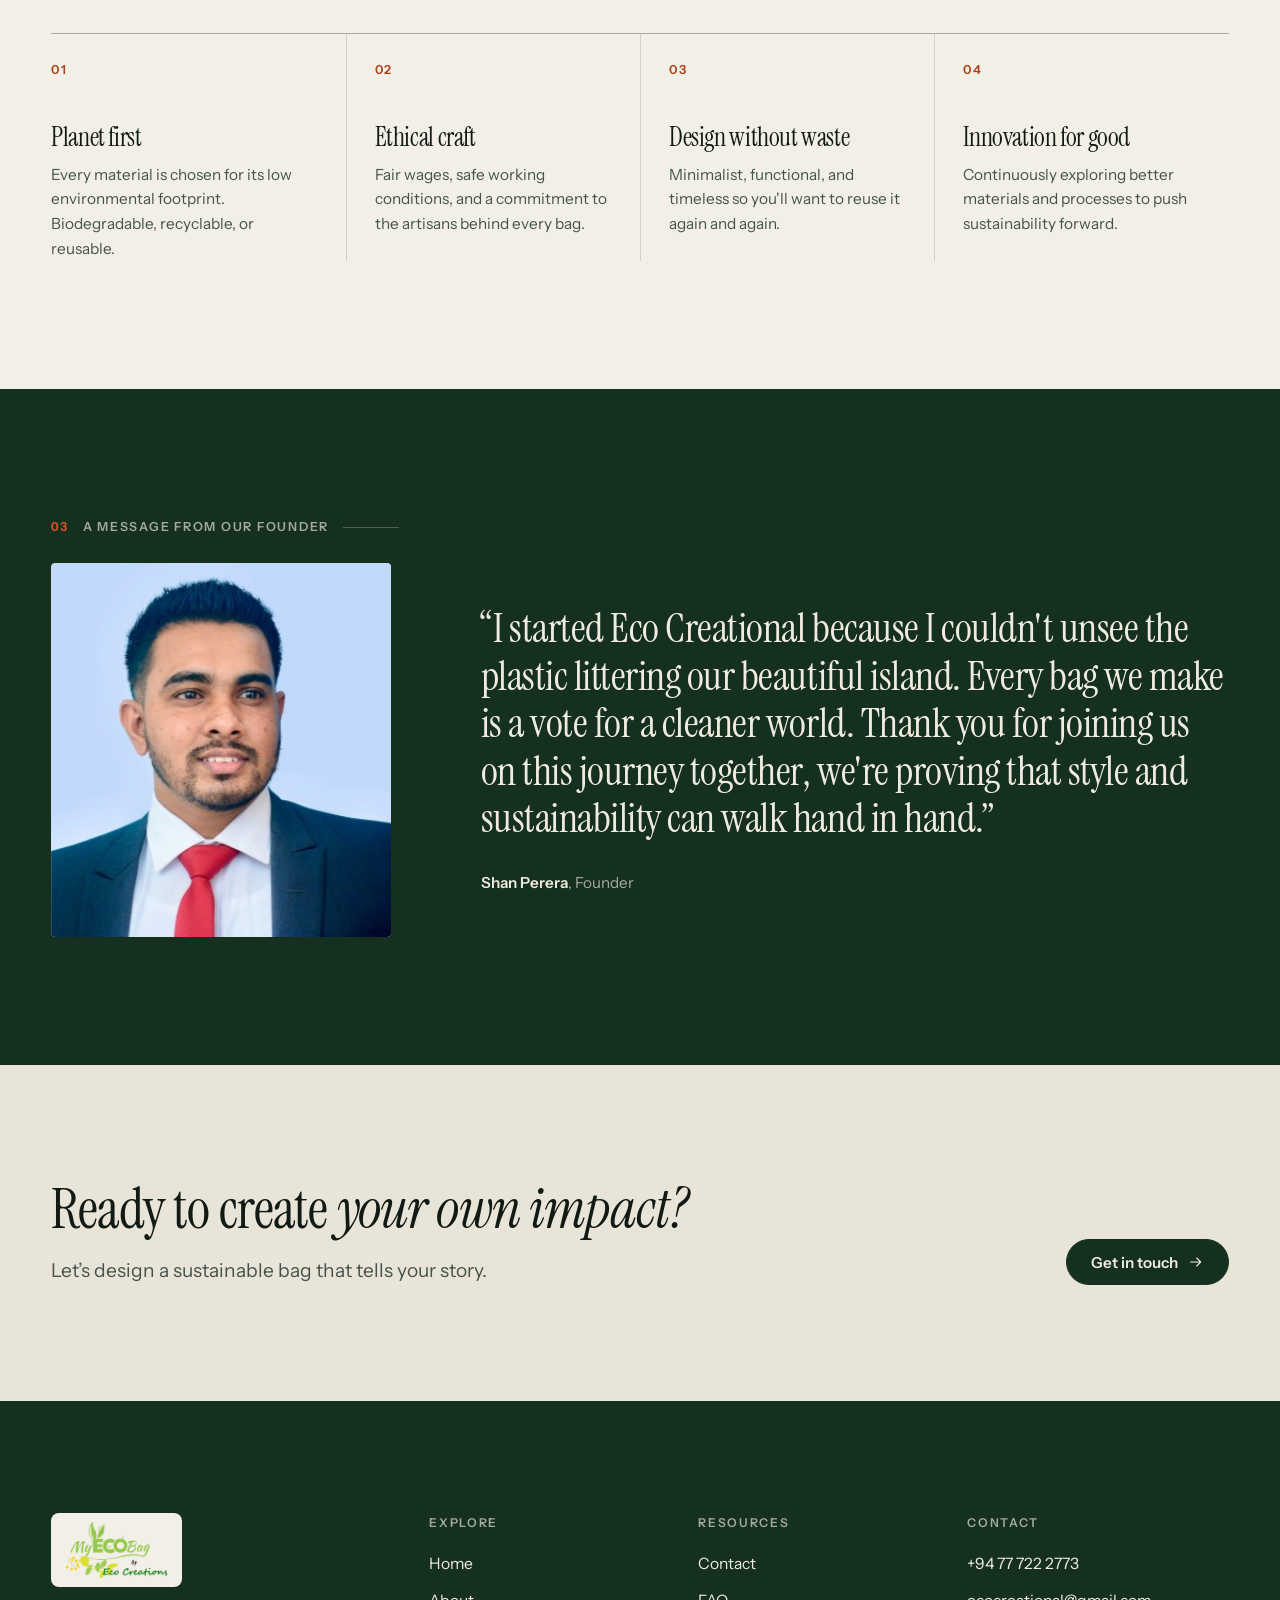
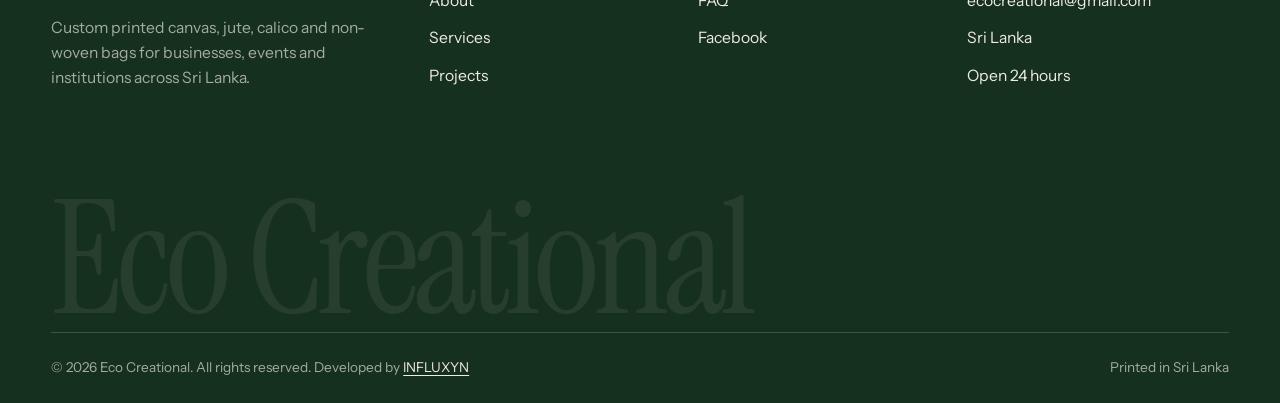
<file: about.html>
<!DOCTYPE html>
<html lang="en">

<head>
    <meta charset="UTF-8">
    <meta name="viewport" content="width=device-width, initial-scale=1.0, viewport-fit=cover">
    <title>About Eco Creational | Bag Printers in Sri Lanka</title>
  <meta name="description" content="Eco Creational prints reusable canvas, jute and non-woven bags for Sri Lankan businesses. Learn how we work and what we make.">
  <meta name="keywords" content="bag printing company Sri Lanka, eco bag makers, reusable bag supplier">
  <meta name="robots" content="index,follow,max-image-preview:large">
  <meta name="theme-color" content="#16301F">
  <link rel="canonical" href="https://ecocreational.com/about.html">
  <meta property="og:type" content="website">
  <meta property="og:site_name" content="Eco Creational">
  <meta property="og:locale" content="en_LK">
  <meta property="og:title" content="About Eco Creational | Bag Printers in Sri Lanka">
  <meta property="og:description" content="Eco Creational prints reusable canvas, jute and non-woven bags for Sri Lankan businesses. Learn how we work and what we make.">
  <meta property="og:url" content="https://ecocreational.com/about.html">
  <meta property="og:image" content="https://ecocreational.com/assests/eco-creational-og.jpg">
  <meta name="twitter:card" content="summary_large_image">
  <meta name="twitter:title" content="About Eco Creational | Bag Printers in Sri Lanka">
  <meta name="twitter:description" content="Eco Creational prints reusable canvas, jute and non-woven bags for Sri Lankan businesses. Learn how we work and what we make.">
  <meta name="twitter:image" content="https://ecocreational.com/assests/eco-creational-og.jpg">
  <script type="application/ld+json">
{
  "@context": "https://schema.org",
  "@type": "BreadcrumbList",
  "itemListElement": [
    {
      "@type": "ListItem",
      "position": 1,
      "name": "Home",
      "item": "https://ecocreational.com/"
    },
    {
      "@type": "ListItem",
      "position": 2,
      "name": "About Eco Creational",
      "item": "https://ecocreational.com/about.html"
    }
  ]
}
</script>
    <meta name="author" content="Eco Creational">
    <link rel="icon" type="image/png" href="assests/eco-creational-logo.png">
    <link rel="apple-touch-icon" href="assests/eco-creational-logo.png">

  <link rel="preconnect" href="https://fonts.googleapis.com"><link rel="preconnect" href="https://fonts.gstatic.com" crossorigin><link href="https://fonts.googleapis.com/css2?family=Instrument+Sans:wght@400;500;600&amp;family=Instrument+Serif:ital@0;1&amp;display=swap" rel="stylesheet">
  <link rel="stylesheet" href="site.css">
  <script>document.documentElement.classList.add("js")</script>
</head>
<body>
<a class="skip" href="#main">Skip to content</a>
<header class="site-header"><div class="wrap">
  <a class="brand" href="index.html" aria-label="Eco Creational, home"><img class="brand-logo" src="assests/eco-creational-logo-crop.webp" alt="Eco Creational — My Eco Bag" width="900" height="507" decoding="async"></a>
  <nav class="nav" id="nav" aria-label="Main"><a href="index.html">Home</a><a href="about.html" aria-current="page">About</a><a href="projects.html">Projects</a><a href="services.html">Services</a><a href="question.html">FAQ</a><a href="contact.html">Contact</a><a class="btn btn--primary btn--sm" href="contact.html">Get a quote <svg class="" viewBox="0 0 24 24" fill="none" stroke="currentColor" stroke-width="1.6" stroke-linecap="round" stroke-linejoin="round" aria-hidden="true"><path d="M4 12h15M13 6l6 6-6 6"/></svg></a></nav>
  <button class="menu-toggle" type="button" aria-expanded="false" aria-controls="nav" aria-label="Menu"><span></span><span></span></button>
</div></header>
<main id="main">

<section class="page-hero"><div class="wrap"><div class="page-hero-grid">
  <div><div class="eyebrow" data-rv><b>—</b> Our journey</div><h1 data-rv style="--d:90ms">Eco Creational: custom bag printers in Sri Lanka</h1></div>
  <p class="lead" data-rv style="--d:180ms">Born from a simple idea: that everyday choices can reshape the future of our planet, one bag at a time.</p>
</div></div></section>

<section class="section" id="story"><div class="wrap"><div class="split">
  <div>
    <div class="eyebrow" data-rv><b>01</b> Our story</div>
    <h2 data-rv style="--d:90ms">From small steps to <em>big impact</em></h2>
    <p data-rv style="--d:180ms">Eco Creational began in Sri Lanka with a handful of sewing machines and a deep concern for the plastic crisis. What started as a local initiative to replace single‑use bags has grown into a trusted partner for universities, resorts, and global brands.</p>
    <p data-rv style="--d:180ms">We believe sustainability should never be a compromise. That's why we blend timeless design with eco friendly materials non woven, canvas, jute, and calico cotton all crafted ethically. Every bag we produce carries a promise: to reduce waste, support conscious living, and empower communities.</p>
    <div class="stats" data-rv style="--d:270ms">
      <div><b data-count="5000" data-suffix="+" data-comma>5,000+</b><span>Bags created</span></div>
      <div><b data-count="30" data-suffix="+">30+</b><span>Partners</span></div>
      <div><b>100%</b><span>Plastic‑free</span></div>
    </div>
  </div>
  <figure data-rv style="--d:90ms"><div class="ph"><img src="assests/eco-friendly-reusable-bags.webp" alt="Hands holding a young fern, a symbol of the handcrafted eco-friendly bags we make" loading="lazy" width="1400" height="802"></div></figure>
</div></div></section>

<section class="section rule-top" id="values"><div class="wrap">
  <div class="section-head">
    <div><div class="eyebrow" data-rv><b>02</b> What guides us</div><h2 data-rv style="--d:90ms">Our core values</h2></div>
    <p data-rv style="--d:180ms">These principles guide every stitch, every design, and every partnership.</p>
  </div>
  <div class="values">
    <div class="value" data-rv><span class="n">01</span><h3>Planet first</h3><p>Every material is chosen for its low environmental footprint. Biodegradable, recyclable, or reusable.</p></div>
    <div class="value" data-rv style="--d:90ms"><span class="n">02</span><h3>Ethical craft</h3><p>Fair wages, safe working conditions, and a commitment to the artisans behind every bag.</p></div>
    <div class="value" data-rv style="--d:180ms"><span class="n">03</span><h3>Design without waste</h3><p>Minimalist, functional, and timeless so you'll want to reuse it again and again.</p></div>
    <div class="value" data-rv style="--d:270ms"><span class="n">04</span><h3>Innovation for good</h3><p>Continuously exploring better materials and processes to push sustainability forward.</p></div>
  </div>
</div></section>

<section class="section section--dark" id="founder"><div class="wrap">
  <div class="eyebrow" data-rv><b>03</b> A message from our founder</div>
  <figure class="founder">
    <div class="ph" data-rv style="--d:90ms"><img src="assests/author.jpg" alt="Shan Perera, founder of Eco Creational" loading="lazy" width="400" height="400"></div>
    <div data-rv style="--d:180ms"><blockquote>“I started Eco Creational because I couldn't unsee the plastic littering our beautiful island. Every bag we make is a vote for a cleaner world. Thank you for joining us on this journey together, we're proving that style and sustainability can walk hand in hand.”</blockquote>
      <figcaption><b>Shan Perera</b>, Founder</figcaption></div>
  </figure>
</div></section>
<section class="cta-band section--paper2"><div class="wrap">
  <div><h2 data-rv>Ready to create <em>your own impact?</em></h2><p class="lead">Let’s design a sustainable bag that tells your story.</p></div><div class="btn-row" data-rv style="--d:90ms"><a class="btn btn--primary" href="contact.html">Get in touch <svg class="" viewBox="0 0 24 24" fill="none" stroke="currentColor" stroke-width="1.6" stroke-linecap="round" stroke-linejoin="round" aria-hidden="true"><path d="M4 12h15M13 6l6 6-6 6"/></svg></a></div></div></section>
</main>
<footer class="site-footer">
  <div class="wrap">
    <div class="footer-top">
      <div class="footer-about">
        <a class="brand" href="index.html"><img class="brand-logo" src="assests/eco-creational-logo-crop.webp" alt="Eco Creational — My Eco Bag" width="900" height="507" decoding="async"></a>
        <p>Custom printed canvas, jute, calico and non-woven bags for businesses, events and institutions across Sri Lanka.</p>
      </div>
      <div><h4>Explore</h4><ul>
        <li><a href="index.html">Home</a></li><li><a href="about.html">About</a></li>
        <li><a href="services.html">Services</a></li><li><a href="projects.html">Projects</a></li></ul></div>
      <div><h4>Resources</h4><ul>
        <li><a href="contact.html">Contact</a></li><li><a href="question.html">FAQ</a></li>
        <li><a href="https://www.facebook.com/share/1ZBHp2oGmy" target="_blank" rel="noopener">Facebook</a></li></ul></div>
      <div><h4>Contact</h4><ul>
        <li><a href="https://wa.me/94777222773" target="_blank" rel="noopener">+94 77 722 2773</a></li>
        <li><a href="mailto:ecocreational@gmail.com">ecocreational@gmail.com</a></li>
        <li><span>Sri Lanka</span></li><li><span>Open 24 hours</span></li></ul></div>
    </div>
    <div class="footer-word" aria-hidden="true">Eco Creational</div>
    <div class="footer-bottom">
      <p>© 2026 Eco Creational. All rights reserved. Developed by <a href="https://influxyn.online" target="_blank" rel="noopener">INFLUXYN</a></p>
      <p>Printed in Sri Lanka</p>
    </div>
  </div>
</footer>
<a class="wa-float" href="https://wa.me/94777222773?text=Hi%20Eco%20Creational%2C%20I%27d%20like%20a%20quote%20for%20custom%20bags." target="_blank" rel="noopener" aria-label="Chat on WhatsApp"><svg viewBox="0 0 32 32" aria-hidden="true"><path fill="currentColor" d="M16.04 3C9.4 3 4.03 8.37 4.03 15c0 2.12.55 4.19 1.6 6.01L4 29l8.2-1.6A12 12 0 0 0 16.04 27C22.67 27 28.04 21.63 28.04 15S22.67 3 16.04 3zm0 21.8c-1.8 0-3.56-.49-5.1-1.4l-.37-.22-4.87.95.99-4.75-.24-.39A9.8 9.8 0 0 1 6.2 15c0-5.42 4.41-9.83 9.84-9.83 5.42 0 9.83 4.41 9.83 9.83 0 5.42-4.41 9.8-9.83 9.8zm5.4-7.35c-.3-.15-1.75-.86-2.02-.96-.27-.1-.47-.15-.67.15-.2.3-.77.96-.94 1.16-.17.2-.35.22-.64.07-.3-.15-1.25-.46-2.38-1.47-.88-.78-1.47-1.75-1.64-2.05-.17-.3-.02-.46.13-.6.13-.13.3-.35.45-.52.15-.17.2-.3.3-.5.1-.2.05-.37-.02-.52-.07-.15-.67-1.6-.91-2.2-.24-.58-.49-.5-.67-.51h-.57c-.2 0-.52.07-.8.37-.27.3-1.04 1.02-1.04 2.47 0 1.46 1.07 2.87 1.21 3.07.15.2 2.1 3.2 5.08 4.49.71.3 1.26.49 1.7.63.71.23 1.36.2 1.87.12.57-.08 1.75-.72 2-1.41.25-.7.25-1.29.17-1.41-.07-.13-.27-.2-.57-.35z"/></svg><span>Chat on WhatsApp</span></a>
<script src="site.js" defer></script>
<script src="chatbot.js" defer></script>
</body>
</html>
</file>
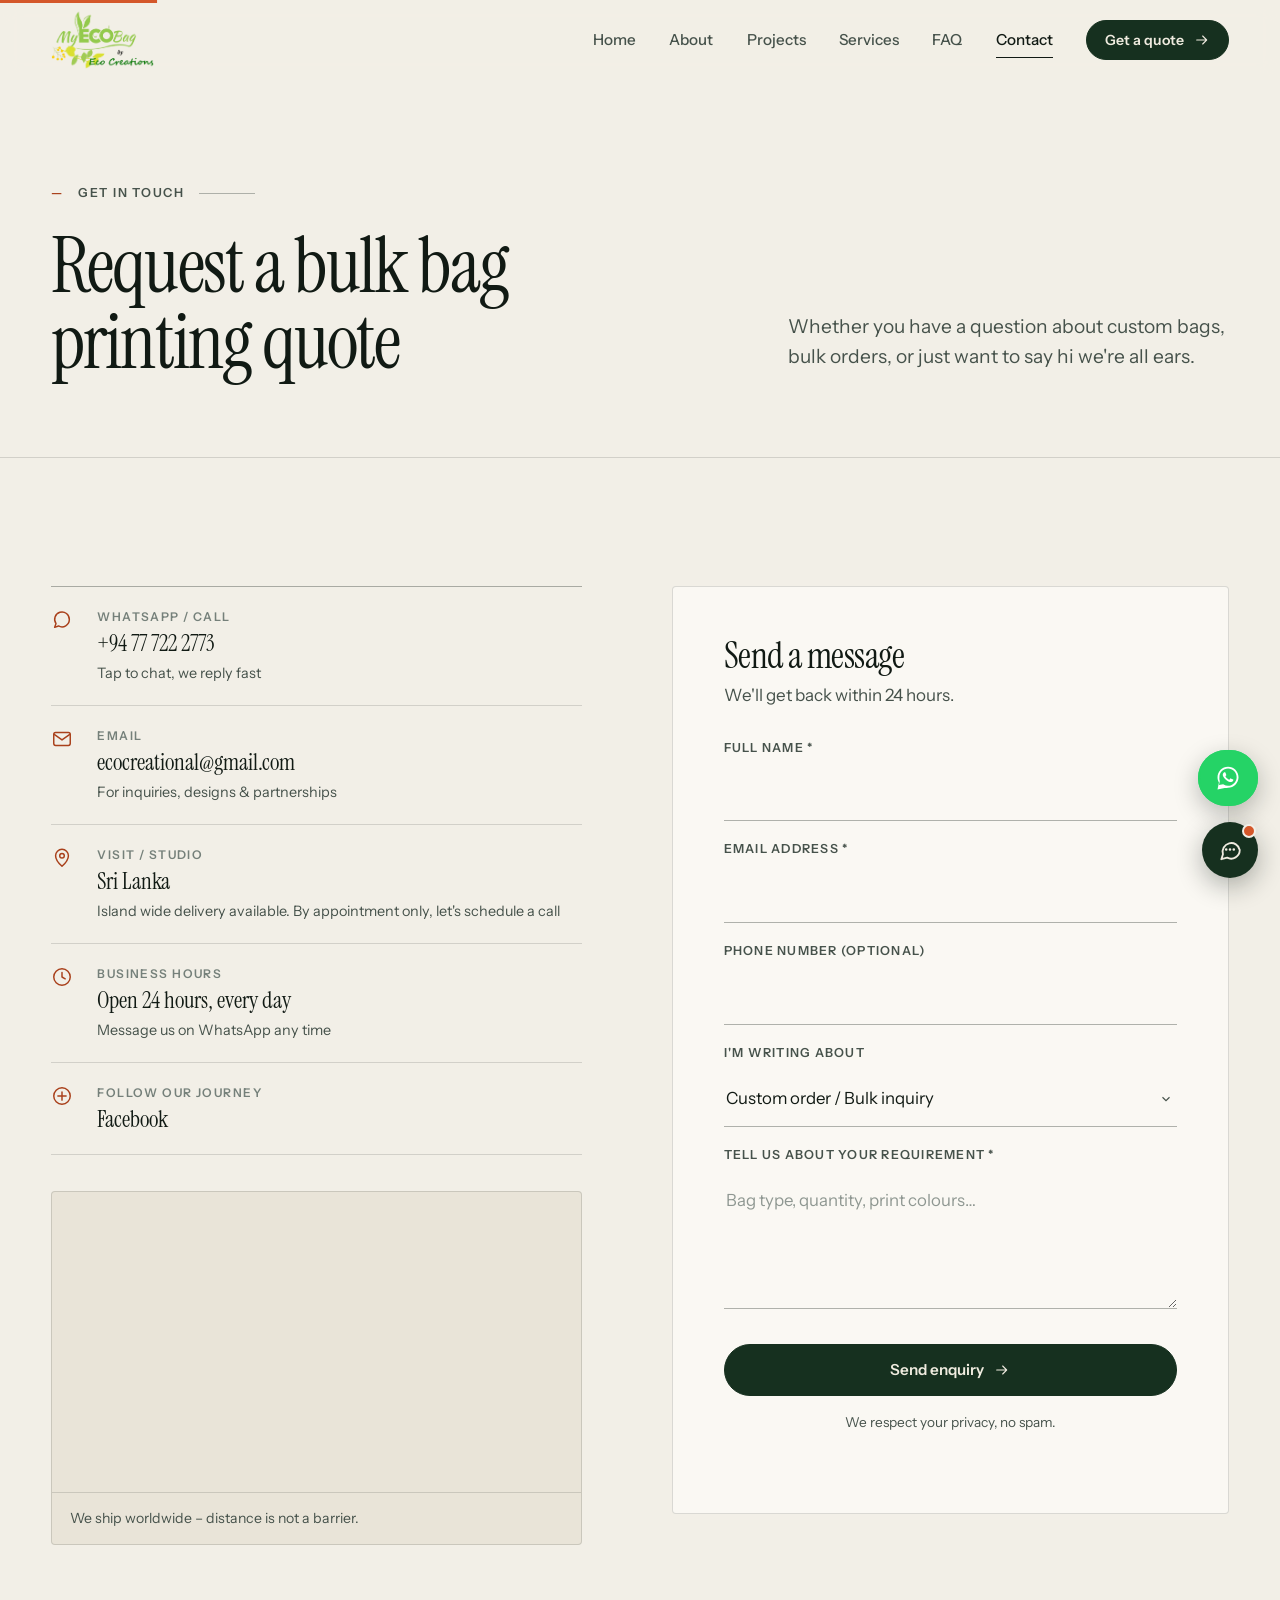
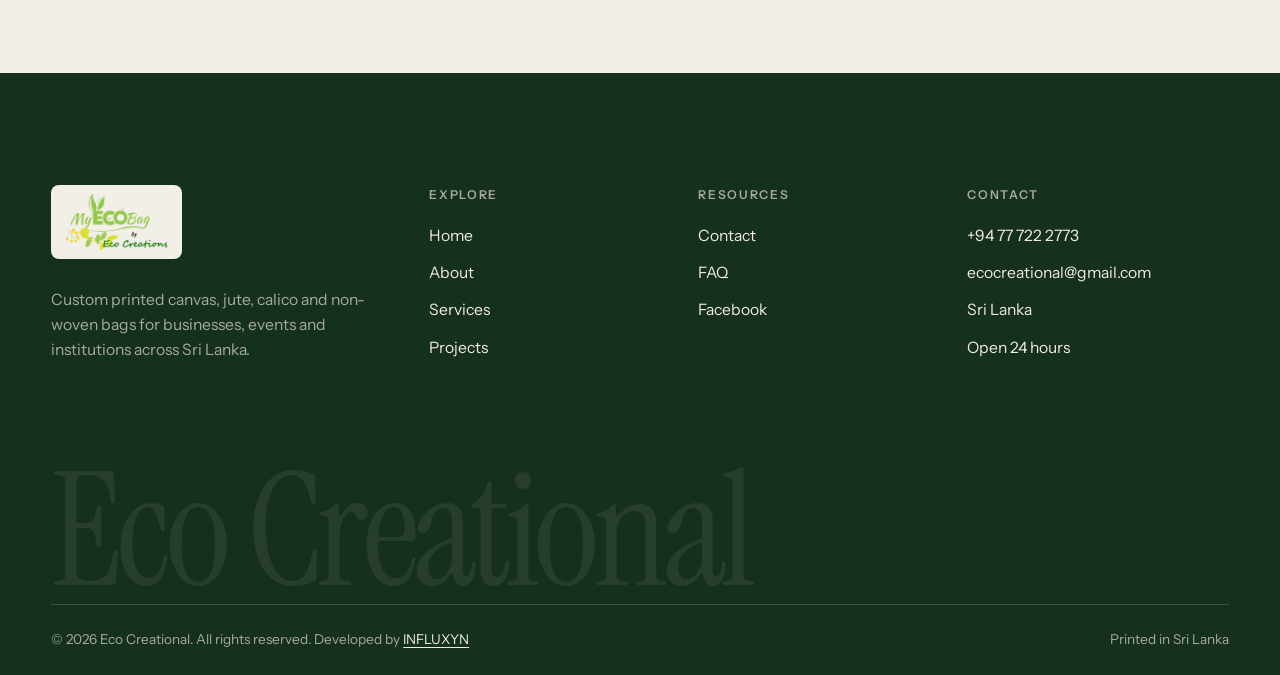
<file: contact.html>
<!DOCTYPE html>
<html lang="en">

<head>
    <meta charset="UTF-8">
    <meta name="viewport" content="width=device-width, initial-scale=1.0, viewport-fit=cover">
    <title>Request a Bulk Bag Printing Quote | Eco Creational</title>
  <meta name="description" content="Send your bag type, quantity and artwork to Eco Creational for a printing quote. WhatsApp +94 77 722 2773 or email.">
  <meta name="keywords" content="custom bag printing near me, bag printing quote Sri Lanka">
  <meta name="robots" content="index,follow,max-image-preview:large">
  <meta name="theme-color" content="#16301F">
  <link rel="canonical" href="https://ecocreational.com/contact.html">
  <meta property="og:type" content="website">
  <meta property="og:site_name" content="Eco Creational">
  <meta property="og:locale" content="en_LK">
  <meta property="og:title" content="Request a Bulk Bag Printing Quote | Eco Creational">
  <meta property="og:description" content="Send your bag type, quantity and artwork to Eco Creational for a printing quote. WhatsApp +94 77 722 2773 or email.">
  <meta property="og:url" content="https://ecocreational.com/contact.html">
  <meta property="og:image" content="https://ecocreational.com/assests/eco-creational-og.jpg">
  <meta name="twitter:card" content="summary_large_image">
  <meta name="twitter:title" content="Request a Bulk Bag Printing Quote | Eco Creational">
  <meta name="twitter:description" content="Send your bag type, quantity and artwork to Eco Creational for a printing quote. WhatsApp +94 77 722 2773 or email.">
  <meta name="twitter:image" content="https://ecocreational.com/assests/eco-creational-og.jpg">
  <script type="application/ld+json">
{
  "@context": "https://schema.org",
  "@type": "BreadcrumbList",
  "itemListElement": [
    {
      "@type": "ListItem",
      "position": 1,
      "name": "Home",
      "item": "https://ecocreational.com/"
    },
    {
      "@type": "ListItem",
      "position": 2,
      "name": "Request a Bulk Bag Printing Quote",
      "item": "https://ecocreational.com/contact.html"
    }
  ]
}
</script>
    <meta name="author" content="Eco Creational">
    <link rel="icon" type="image/png" href="assests/eco-creational-logo.png">
    <link rel="apple-touch-icon" href="assests/eco-creational-logo.png">

  <link rel="preconnect" href="https://fonts.googleapis.com"><link rel="preconnect" href="https://fonts.gstatic.com" crossorigin><link href="https://fonts.googleapis.com/css2?family=Instrument+Sans:wght@400;500;600&amp;family=Instrument+Serif:ital@0;1&amp;display=swap" rel="stylesheet">
  <link rel="stylesheet" href="site.css">
  <script>document.documentElement.classList.add("js")</script>
</head>
<body>
<a class="skip" href="#main">Skip to content</a>
<header class="site-header"><div class="wrap">
  <a class="brand" href="index.html" aria-label="Eco Creational, home"><img class="brand-logo" src="assests/eco-creational-logo-crop.webp" alt="Eco Creational — My Eco Bag" width="900" height="507" decoding="async"></a>
  <nav class="nav" id="nav" aria-label="Main"><a href="index.html">Home</a><a href="about.html">About</a><a href="projects.html">Projects</a><a href="services.html">Services</a><a href="question.html">FAQ</a><a href="contact.html" aria-current="page">Contact</a><a class="btn btn--primary btn--sm" href="contact.html">Get a quote <svg class="" viewBox="0 0 24 24" fill="none" stroke="currentColor" stroke-width="1.6" stroke-linecap="round" stroke-linejoin="round" aria-hidden="true"><path d="M4 12h15M13 6l6 6-6 6"/></svg></a></nav>
  <button class="menu-toggle" type="button" aria-expanded="false" aria-controls="nav" aria-label="Menu"><span></span><span></span></button>
</div></header>
<main id="main">

<section class="page-hero"><div class="wrap"><div class="page-hero-grid">
  <div><div class="eyebrow" data-rv><b>—</b> Get in touch</div><h1 data-rv style="--d:90ms">Request a bulk bag printing quote</h1></div>
  <p class="lead" data-rv style="--d:180ms">Whether you have a question about custom bags, bulk orders, or just want to say hi we're all ears.</p>
</div></div></section>
<section class="section" id="contactSection"><div class="wrap"><div class="contact-grid">
  <div>
    <ul class="contact-list" style="margin-top:0" data-rv>
      <li><a href="https://wa.me/94777222773" target="_blank" rel="noopener"><svg class="" viewBox="0 0 24 24" fill="none" stroke="currentColor" stroke-width="1.6" stroke-linecap="round" stroke-linejoin="round" aria-hidden="true"><path d="M20 11.5a8 8 0 01-11.8 7L4 20l1.5-4.1A8 8 0 1120 11.5z"/></svg><div><small>WhatsApp / call</small><strong>+94 77 722 2773</strong><span class="sub">Tap to chat, we reply fast</span></div></a></li>
      <li><a href="mailto:ecocreational@gmail.com"><svg class="" viewBox="0 0 24 24" fill="none" stroke="currentColor" stroke-width="1.6" stroke-linecap="round" stroke-linejoin="round" aria-hidden="true"><rect x="3" y="5" width="18" height="14" rx="2"/><path d="M3.5 7l8.5 6 8.5-6"/></svg><div><small>Email</small><strong>ecocreational@gmail.com</strong><span class="sub">For inquiries, designs &amp; partnerships</span></div></a></li>
      <li><div class="item"><svg class="" viewBox="0 0 24 24" fill="none" stroke="currentColor" stroke-width="1.6" stroke-linecap="round" stroke-linejoin="round" aria-hidden="true"><path d="M12 21s7-6.2 7-11.5A7 7 0 005 9.5C5 14.8 12 21 12 21z"/><circle cx="12" cy="9.5" r="2.5"/></svg><div><small>Visit / studio</small><strong>Sri Lanka</strong><span class="sub">Island wide delivery available. By appointment only, let's schedule a call</span></div></div></li>
      <li><div class="item"><svg class="" viewBox="0 0 24 24" fill="none" stroke="currentColor" stroke-width="1.6" stroke-linecap="round" stroke-linejoin="round" aria-hidden="true"><circle cx="12" cy="12" r="9"/><path d="M12 7v5l3.5 2"/></svg><div><small>Business hours</small><strong>Open 24 hours, every day</strong><span class="sub">Message us on WhatsApp any time</span></div></div></li>
      <li><a href="https://www.facebook.com/share/1ZBHp2oGmy" target="_blank" rel="noopener"><svg class="" viewBox="0 0 24 24" fill="none" stroke="currentColor" stroke-width="1.6" stroke-linecap="round" stroke-linejoin="round" aria-hidden="true"><circle cx="12" cy="12" r="9"/><path d="M12 7.5v9M7.5 12h9"/></svg><div><small>Follow our journey</small><strong>Facebook</strong></div></a></li>
    </ul>
    <div class="map" data-rv style="--d:90ms"><iframe src="https://www.google.com/maps/embed?pb=!1m18!1m12!1m3!1d63371.81512529707!2d79.82118632167964!3d6.921838739423717!2m3!1f0!2f0!3f0!3m2!1i1024!2i768!4f13.1!3m3!1m2!1s0x3ae253d10f7a7003%3A0x320b2e3d32a7f5a1!2sColombo%2C%20Sri%20Lanka!5e0!3m2!1sen!2slk!4v1712900000000!5m2!1sen!2slk" allowfullscreen loading="lazy" referrerpolicy="no-referrer-when-downgrade" title="Eco Creational location in Sri Lanka"></iframe>
      <p>We ship worldwide – distance is not a barrier.</p></div>
  </div>
  <div class="form-card" data-rv style="--d:90ms">
    <h2>Send a message</h2><p>We'll get back within 24 hours.</p>
    <form action="https://formsubmit.co/ecocreational@gmail.com" method="POST">
  <input type="hidden" name="_captcha" value="false">
  <input type="hidden" name="_subject" value="New message from Eco Creational website">
  <input type="hidden" name="_template" value="table">
  <input type="hidden" name="_next" value="https://ecocreational.com/thankyou.html">
  <div class="field"><label for="c-name">Full name *</label><input id="c-name" type="text" name="name" autocomplete="name" required></div>
  <div class="field"><label for="c-email">Email address *</label><input id="c-email" type="email" name="email" autocomplete="email" required></div>
  <div class="field"><label for="c-phone">Phone number (optional)</label><input id="c-phone" type="tel" name="phone" autocomplete="tel"></div>
  <div class="field"><label for="c-type">I'm writing about</label><select id="c-type" name="inquiry_type">
    <option value="Custom order">Custom order / Bulk inquiry</option><option value="Partnership">Partnership / Collaboration</option>
    <option value="General question">General question</option><option value="Feedback">Feedback / Testimonial</option></select></div>
  <div class="field"><label for="c-msg">Tell us about your requirement *</label><textarea id="c-msg" name="message" rows="4" placeholder="Bag type, quantity, print colours…" required></textarea></div>
  <button type="submit" class="btn btn--primary">Send enquiry <svg class="" viewBox="0 0 24 24" fill="none" stroke="currentColor" stroke-width="1.6" stroke-linecap="round" stroke-linejoin="round" aria-hidden="true"><path d="M4 12h15M13 6l6 6-6 6"/></svg></button>
</form>
    <p class="form-note">We respect your privacy, no spam.</p>
  </div>
</div></div></section>
</main>
<footer class="site-footer">
  <div class="wrap">
    <div class="footer-top">
      <div class="footer-about">
        <a class="brand" href="index.html"><img class="brand-logo" src="assests/eco-creational-logo-crop.webp" alt="Eco Creational — My Eco Bag" width="900" height="507" decoding="async"></a>
        <p>Custom printed canvas, jute, calico and non-woven bags for businesses, events and institutions across Sri Lanka.</p>
      </div>
      <div><h4>Explore</h4><ul>
        <li><a href="index.html">Home</a></li><li><a href="about.html">About</a></li>
        <li><a href="services.html">Services</a></li><li><a href="projects.html">Projects</a></li></ul></div>
      <div><h4>Resources</h4><ul>
        <li><a href="contact.html">Contact</a></li><li><a href="question.html">FAQ</a></li>
        <li><a href="https://www.facebook.com/share/1ZBHp2oGmy" target="_blank" rel="noopener">Facebook</a></li></ul></div>
      <div><h4>Contact</h4><ul>
        <li><a href="https://wa.me/94777222773" target="_blank" rel="noopener">+94 77 722 2773</a></li>
        <li><a href="mailto:ecocreational@gmail.com">ecocreational@gmail.com</a></li>
        <li><span>Sri Lanka</span></li><li><span>Open 24 hours</span></li></ul></div>
    </div>
    <div class="footer-word" aria-hidden="true">Eco Creational</div>
    <div class="footer-bottom">
      <p>© 2026 Eco Creational. All rights reserved. Developed by <a href="https://influxyn.online" target="_blank" rel="noopener">INFLUXYN</a></p>
      <p>Printed in Sri Lanka</p>
    </div>
  </div>
</footer>
<a class="wa-float" href="https://wa.me/94777222773?text=Hi%20Eco%20Creational%2C%20I%27d%20like%20a%20quote%20for%20custom%20bags." target="_blank" rel="noopener" aria-label="Chat on WhatsApp"><svg viewBox="0 0 32 32" aria-hidden="true"><path fill="currentColor" d="M16.04 3C9.4 3 4.03 8.37 4.03 15c0 2.12.55 4.19 1.6 6.01L4 29l8.2-1.6A12 12 0 0 0 16.04 27C22.67 27 28.04 21.63 28.04 15S22.67 3 16.04 3zm0 21.8c-1.8 0-3.56-.49-5.1-1.4l-.37-.22-4.87.95.99-4.75-.24-.39A9.8 9.8 0 0 1 6.2 15c0-5.42 4.41-9.83 9.84-9.83 5.42 0 9.83 4.41 9.83 9.83 0 5.42-4.41 9.8-9.83 9.8zm5.4-7.35c-.3-.15-1.75-.86-2.02-.96-.27-.1-.47-.15-.67.15-.2.3-.77.96-.94 1.16-.17.2-.35.22-.64.07-.3-.15-1.25-.46-2.38-1.47-.88-.78-1.47-1.75-1.64-2.05-.17-.3-.02-.46.13-.6.13-.13.3-.35.45-.52.15-.17.2-.3.3-.5.1-.2.05-.37-.02-.52-.07-.15-.67-1.6-.91-2.2-.24-.58-.49-.5-.67-.51h-.57c-.2 0-.52.07-.8.37-.27.3-1.04 1.02-1.04 2.47 0 1.46 1.07 2.87 1.21 3.07.15.2 2.1 3.2 5.08 4.49.71.3 1.26.49 1.7.63.71.23 1.36.2 1.87.12.57-.08 1.75-.72 2-1.41.25-.7.25-1.29.17-1.41-.07-.13-.27-.2-.57-.35z"/></svg><span>Chat on WhatsApp</span></a>
<script src="site.js" defer></script>
<script src="chatbot.js" defer></script>
</body>
</html>
</file>
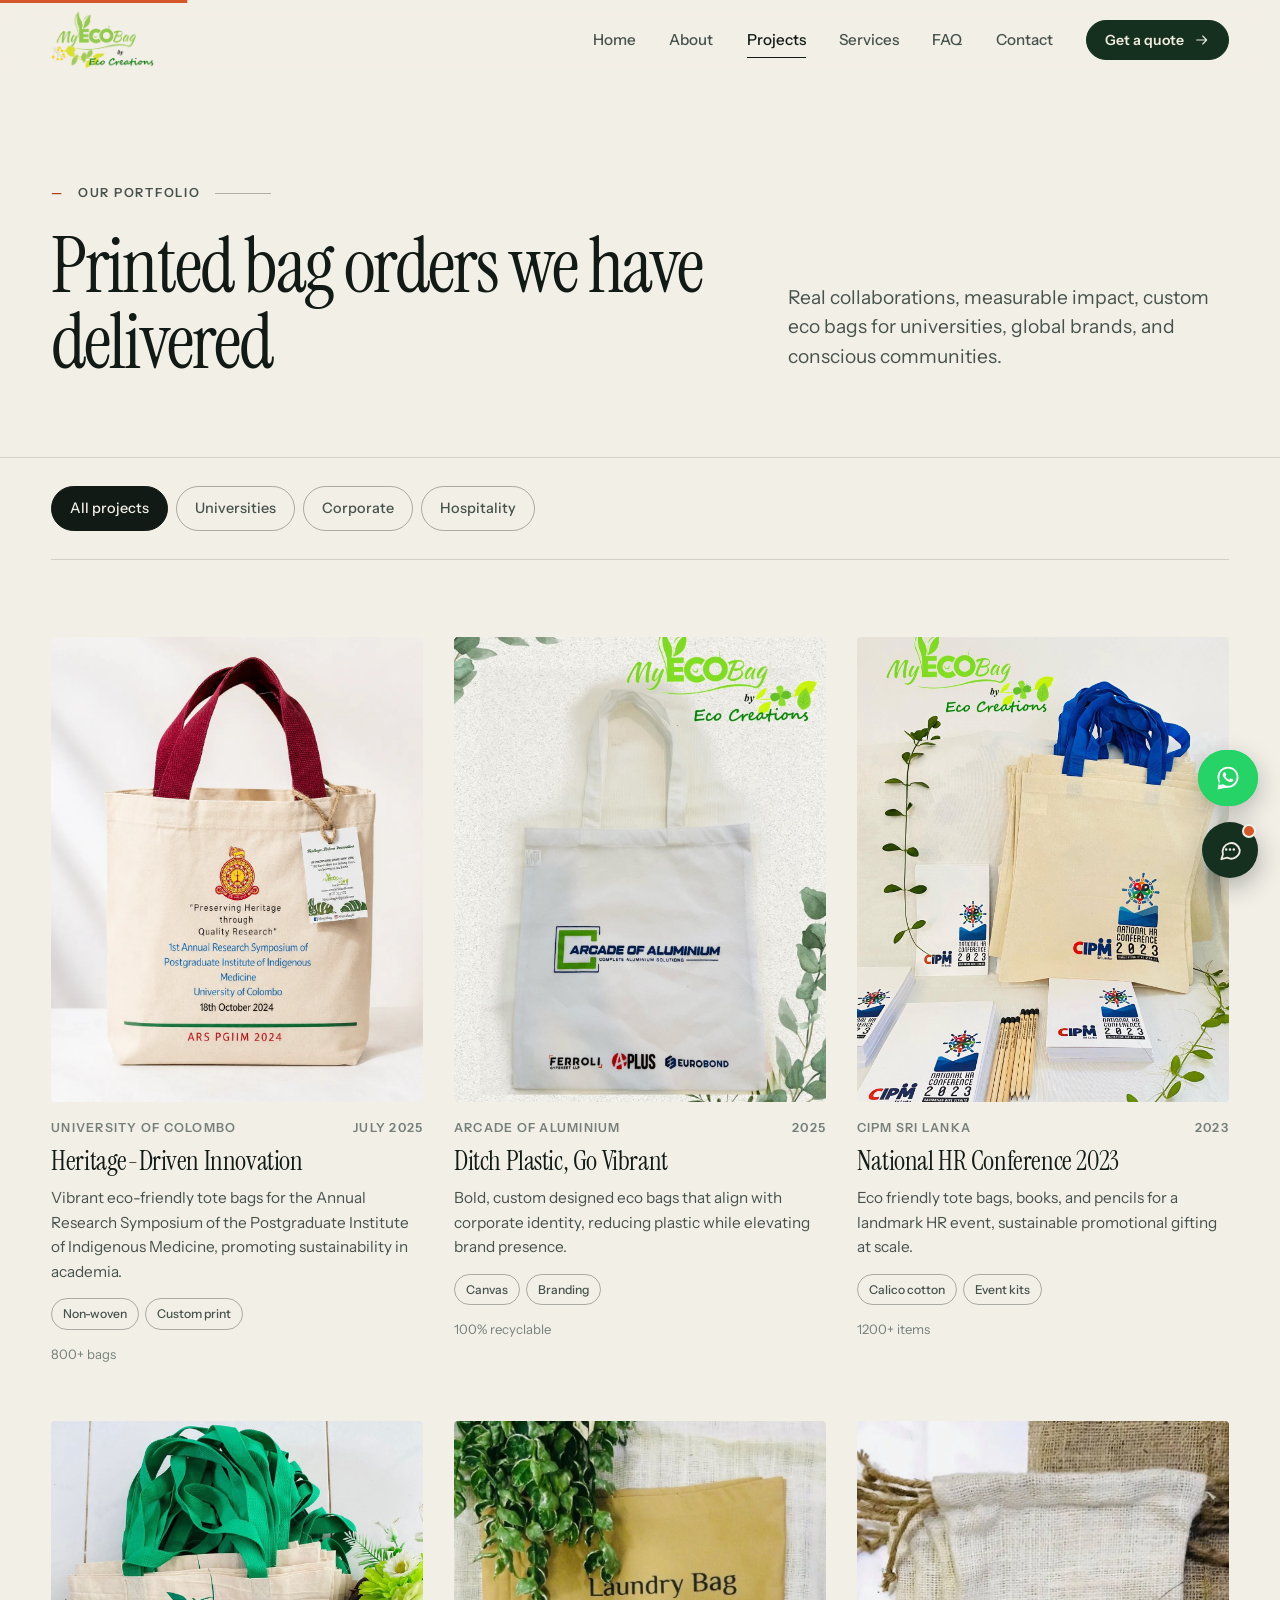
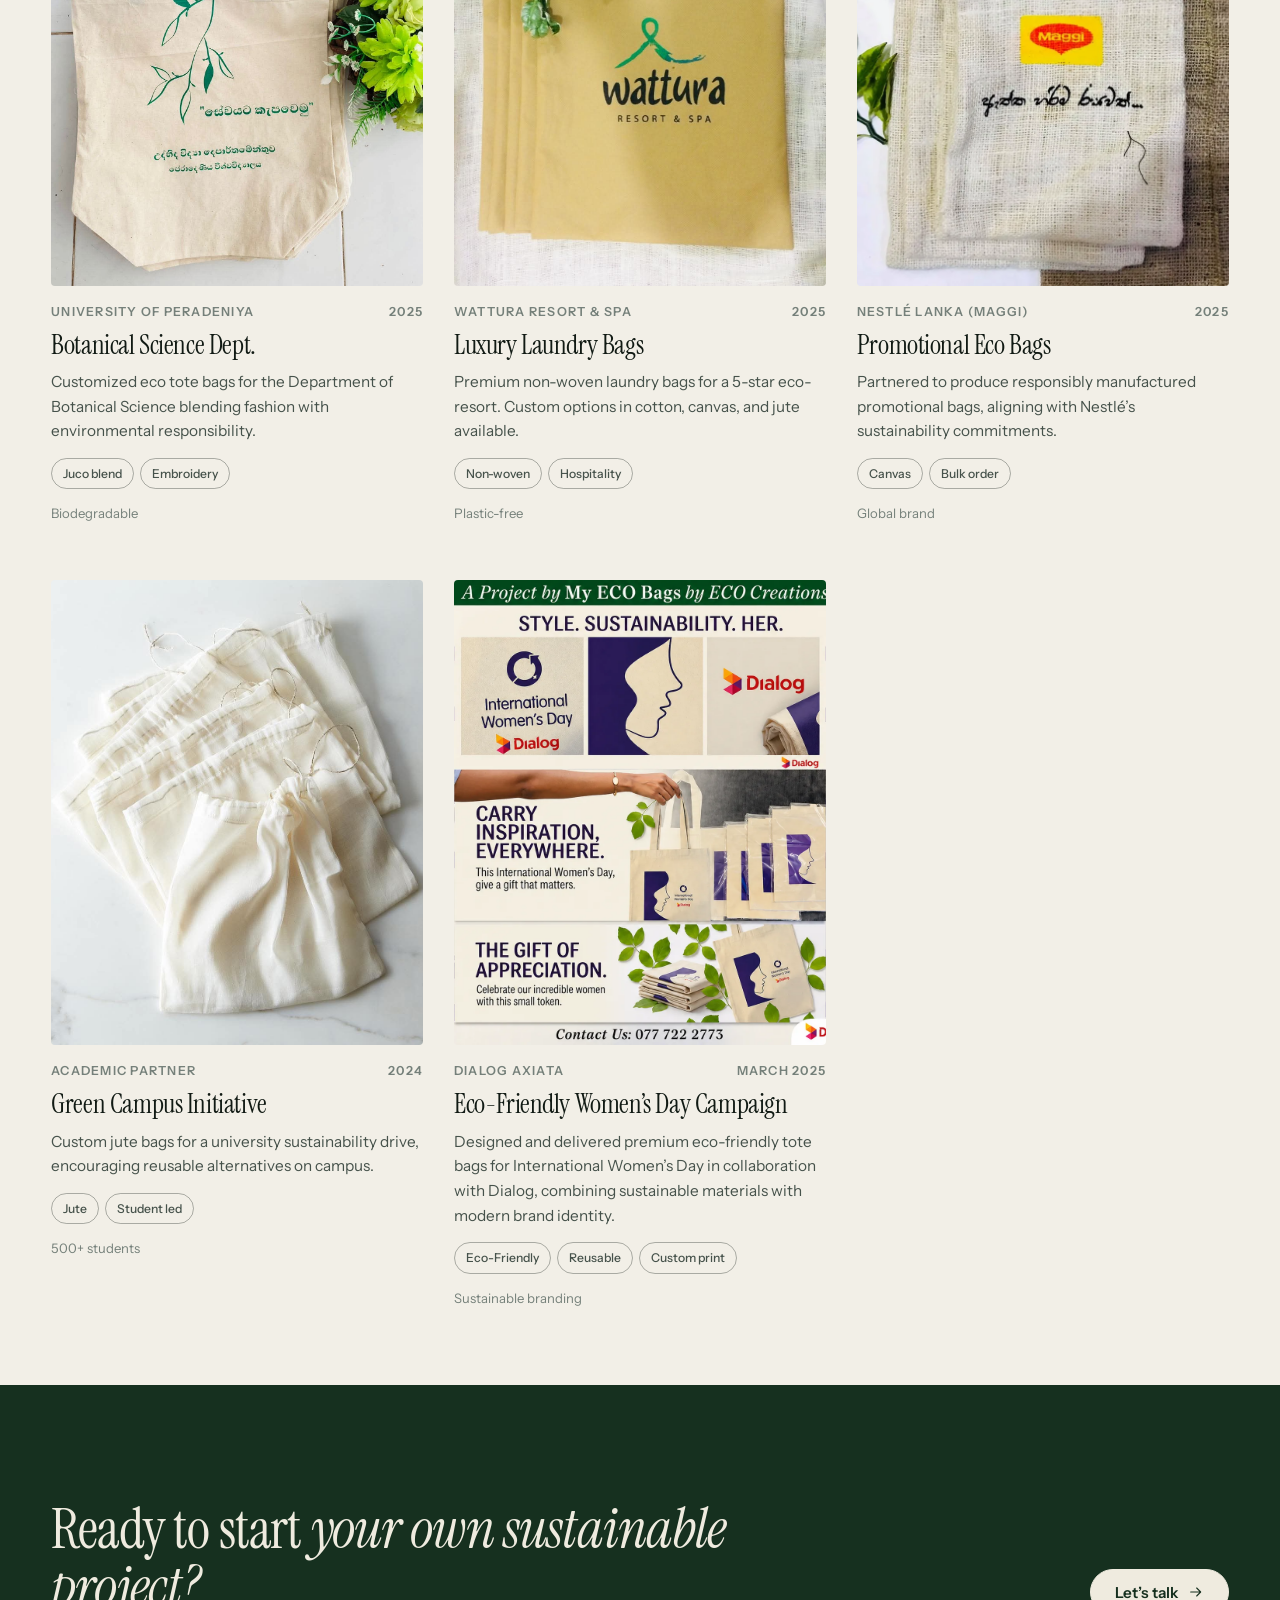
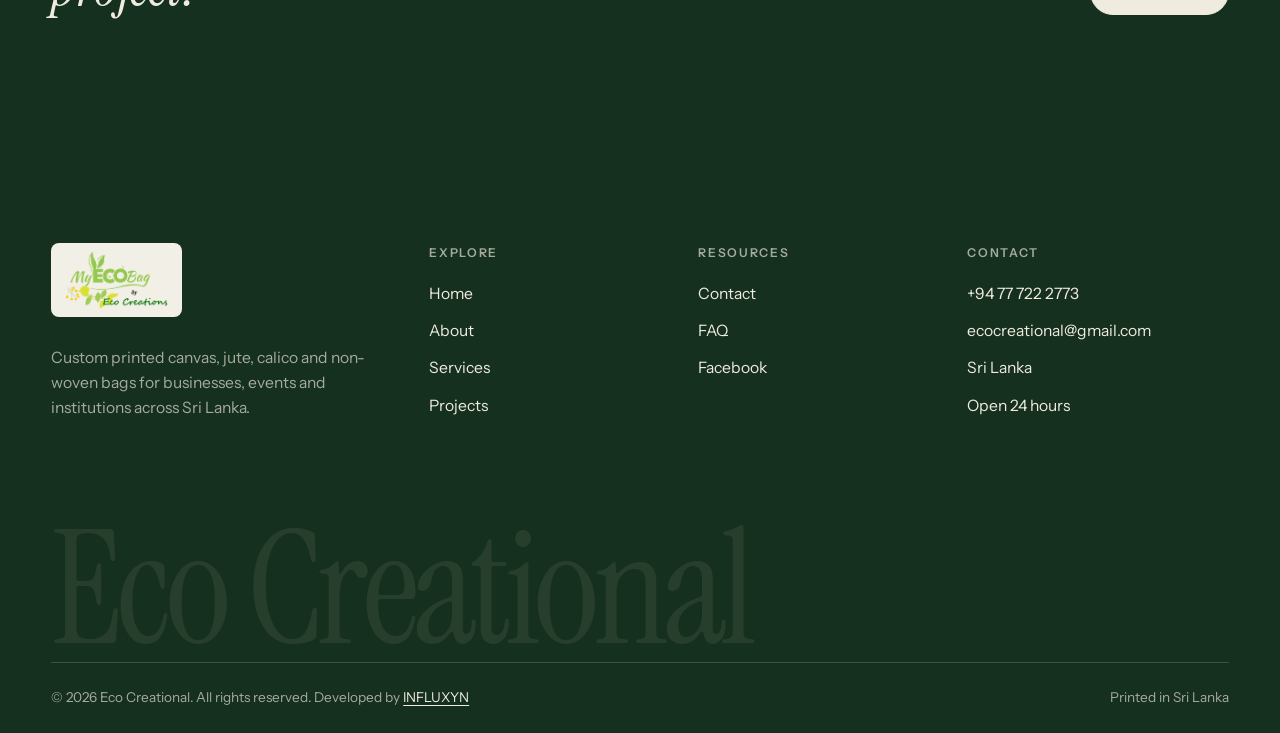
<file: projects.html>
<!DOCTYPE html>
<html lang="en">

<head>
    <meta charset="UTF-8">
    <meta name="viewport" content="width=device-width, initial-scale=1.0, viewport-fit=cover">
    <title>Printed Bag Projects for Sri Lankan Brands | Eco Creational</title>
  <meta name="description" content="Bulk printed bag orders we have delivered, including Dialog, Nestlé Lanka, University of Peradeniya and Wattura Resort & Spa.">
  <meta name="keywords" content="corporate bag printing Sri Lanka, promotional tote bags, bulk eco bags">
  <meta name="robots" content="index,follow,max-image-preview:large">
  <meta name="theme-color" content="#16301F">
  <link rel="canonical" href="https://ecocreational.com/projects.html">
  <meta property="og:type" content="website">
  <meta property="og:site_name" content="Eco Creational">
  <meta property="og:locale" content="en_LK">
  <meta property="og:title" content="Printed Bag Projects for Sri Lankan Brands | Eco Creational">
  <meta property="og:description" content="Bulk printed bag orders we have delivered, including Dialog, Nestlé Lanka, University of Peradeniya and Wattura Resort & Spa.">
  <meta property="og:url" content="https://ecocreational.com/projects.html">
  <meta property="og:image" content="https://ecocreational.com/assests/eco-creational-og.jpg">
  <meta name="twitter:card" content="summary_large_image">
  <meta name="twitter:title" content="Printed Bag Projects for Sri Lankan Brands | Eco Creational">
  <meta name="twitter:description" content="Bulk printed bag orders we have delivered, including Dialog, Nestlé Lanka, University of Peradeniya and Wattura Resort & Spa.">
  <meta name="twitter:image" content="https://ecocreational.com/assests/eco-creational-og.jpg">
  <script type="application/ld+json">
{
  "@context": "https://schema.org",
  "@type": "BreadcrumbList",
  "itemListElement": [
    {
      "@type": "ListItem",
      "position": 1,
      "name": "Home",
      "item": "https://ecocreational.com/"
    },
    {
      "@type": "ListItem",
      "position": 2,
      "name": "Printed Bag Projects for Sri Lankan Brands",
      "item": "https://ecocreational.com/projects.html"
    }
  ]
}
</script>
    <meta name="author" content="Eco Creational">
    <link rel="icon" type="image/png" href="assests/eco-creational-logo.png">
    <link rel="apple-touch-icon" href="assests/eco-creational-logo.png">

  <link rel="preconnect" href="https://fonts.googleapis.com"><link rel="preconnect" href="https://fonts.gstatic.com" crossorigin><link href="https://fonts.googleapis.com/css2?family=Instrument+Sans:wght@400;500;600&amp;family=Instrument+Serif:ital@0;1&amp;display=swap" rel="stylesheet">
  <link rel="stylesheet" href="site.css">
  <script>document.documentElement.classList.add("js")</script>
</head>
<body>
<a class="skip" href="#main">Skip to content</a>
<header class="site-header"><div class="wrap">
  <a class="brand" href="index.html" aria-label="Eco Creational, home"><img class="brand-logo" src="assests/eco-creational-logo-crop.webp" alt="Eco Creational — My Eco Bag" width="900" height="507" decoding="async"></a>
  <nav class="nav" id="nav" aria-label="Main"><a href="index.html">Home</a><a href="about.html">About</a><a href="projects.html" aria-current="page">Projects</a><a href="services.html">Services</a><a href="question.html">FAQ</a><a href="contact.html">Contact</a><a class="btn btn--primary btn--sm" href="contact.html">Get a quote <svg class="" viewBox="0 0 24 24" fill="none" stroke="currentColor" stroke-width="1.6" stroke-linecap="round" stroke-linejoin="round" aria-hidden="true"><path d="M4 12h15M13 6l6 6-6 6"/></svg></a></nav>
  <button class="menu-toggle" type="button" aria-expanded="false" aria-controls="nav" aria-label="Menu"><span></span><span></span></button>
</div></header>
<main id="main">

<section class="page-hero"><div class="wrap"><div class="page-hero-grid">
  <div><div class="eyebrow" data-rv><b>—</b> Our portfolio</div><h1 data-rv style="--d:90ms">Printed bag orders we have delivered</h1></div>
  <p class="lead" data-rv style="--d:180ms">Real collaborations, measurable impact, custom eco bags for universities, global brands, and conscious communities.</p>
</div></div></section>
<div class="projects-page">
<div class="wrap"><div class="filters" role="group" aria-label="Filter projects">
  <button class="chip" type="button" data-filter="all" aria-pressed="true">All projects</button>
  <button class="chip" type="button" data-filter="university" aria-pressed="false">Universities</button>
  <button class="chip" type="button" data-filter="corporate" aria-pressed="false">Corporate</button>
  <button class="chip" type="button" data-filter="hospitality" aria-pressed="false">Hospitality</button>
</div></div>
<section class="section section--tight"><div class="wrap"><div class="work-grid" id="projectsContainer"><article class="work" data-category="university" data-rv>
  <div class="ph"><img src="assests/university-colombo-symposium-tote-bags.webp" alt="Printed tote bags for the University of Colombo research symposium" loading="lazy" decoding="async" width="800" height="1000"></div>
  <div class="work-meta"><span>University of Colombo</span><span>July 2025</span></div>
  <h3>Heritage-Driven Innovation</h3><p>Vibrant eco-friendly tote bags for the Annual Research Symposium of the Postgraduate Institute of Indigenous Medicine, promoting sustainability in academia.</p><div class="tags"><span>Non-woven</span><span>Custom print</span></div><div class="work-foot"><span>800+ bags</span></div>
</article><article class="work" data-category="corporate" data-rv style="--d:90ms">
  <div class="ph"><img src="assests/fb_pic7.jpeg" alt="Canvas tote bag printed for Arcade of Aluminium" loading="lazy" decoding="async" width="800" height="1000"></div>
  <div class="work-meta"><span>Arcade of Aluminium</span><span>2025</span></div>
  <h3>Ditch Plastic, Go Vibrant</h3><p>Bold, custom designed eco bags that align with corporate identity, reducing plastic while elevating brand presence.</p><div class="tags"><span>Canvas</span><span>Branding</span></div><div class="work-foot"><span>100% recyclable</span></div>
</article><article class="work" data-category="corporate" data-rv style="--d:180ms">
  <div class="ph"><img src="assests/fb_pic5.jpg" alt="Calico tote bags, books and pencils for the CIPM National HR Conference" loading="lazy" decoding="async" width="800" height="1000"></div>
  <div class="work-meta"><span>CIPM Sri Lanka</span><span>2023</span></div>
  <h3>National HR Conference 2023</h3><p>Eco friendly tote bags, books, and pencils for a landmark HR event, sustainable promotional gifting at scale.</p><div class="tags"><span>Calico cotton</span><span>Event kits</span></div><div class="work-foot"><span>1200+ items</span></div>
</article><article class="work" data-category="university" data-rv>
  <div class="ph"><img src="assests/fb_pic8.jpeg" alt="Natural canvas tote with green handles for University of Peradeniya" loading="lazy" decoding="async" width="800" height="1000"></div>
  <div class="work-meta"><span>University of Peradeniya</span><span>2025</span></div>
  <h3>Botanical Science Dept.</h3><p>Customized eco tote bags for the Department of Botanical Science blending fashion with environmental responsibility.</p><div class="tags"><span>Juco blend</span><span>Embroidery</span></div><div class="work-foot"><span>Biodegradable</span></div>
</article><article class="work" data-category="hospitality" data-rv style="--d:90ms">
  <div class="ph"><img src="assests/fb_pic9.jpeg" alt="Non-woven laundry bags printed for Wattura Resort and Spa" loading="lazy" decoding="async" width="800" height="1000"></div>
  <div class="work-meta"><span>Wattura Resort & Spa</span><span>2025</span></div>
  <h3>Luxury Laundry Bags</h3><p>Premium non-woven laundry bags for a 5-star eco-resort. Custom options in cotton, canvas, and jute available.</p><div class="tags"><span>Non-woven</span><span>Hospitality</span></div><div class="work-foot"><span>Plastic-free</span></div>
</article><article class="work" data-category="corporate" data-rv style="--d:180ms">
  <div class="ph"><img src="assests/nestle-maggi-jute-promo-bags.webp" alt="Jute promotional bags printed for Nestlé Lanka Maggi" loading="lazy" decoding="async" width="800" height="1000"></div>
  <div class="work-meta"><span>Nestlé Lanka (Maggi)</span><span>2025</span></div>
  <h3>Promotional Eco Bags</h3><p>Partnered to produce responsibly manufactured promotional bags, aligning with Nestlé’s sustainability commitments.</p><div class="tags"><span>Canvas</span><span>Bulk order</span></div><div class="work-foot"><span>Global brand</span></div>
</article><article class="work" data-category="university" data-rv>
  <div class="ph"><img src="assests/fb_pic3.jpg" alt="Plain calico drawstring bags for a university sustainability drive" loading="lazy" decoding="async" width="800" height="1000"></div>
  <div class="work-meta"><span>Academic Partner</span><span>2024</span></div>
  <h3>Green Campus Initiative</h3><p>Custom jute bags for a university sustainability drive, encouraging reusable alternatives on campus.</p><div class="tags"><span>Jute</span><span>Student led</span></div><div class="work-foot"><span>500+ students</span></div>
</article><article class="work" data-category="corporate" data-rv style="--d:90ms">
  <div class="ph"><img src="assests/dialog-womens-day-eco-tote-bags.webp" alt="Dialog International Women’s Day eco tote bags with custom print" loading="lazy" decoding="async" width="800" height="1000"></div>
  <div class="work-meta"><span>Dialog Axiata</span><span>March 2025</span></div>
  <h3>Eco-Friendly Women’s Day Campaign</h3><p>Designed and delivered premium eco-friendly tote bags for International Women’s Day in collaboration with Dialog, combining sustainable materials with modern brand identity.</p><div class="tags"><span>Eco-Friendly</span><span>Reusable</span><span>Custom print</span></div><div class="work-foot"><span>Sustainable branding</span></div>
</article></div></div></section>
</div>
<section class="cta-band section--dark"><div class="wrap">
  <div><h2 data-rv>Ready to start <em>your own sustainable project?</em></h2></div><div class="btn-row" data-rv style="--d:90ms"><a class="btn btn--light" href="https://wa.me/94777222773" target="_blank" rel="noopener">Let’s talk <svg class="" viewBox="0 0 24 24" fill="none" stroke="currentColor" stroke-width="1.6" stroke-linecap="round" stroke-linejoin="round" aria-hidden="true"><path d="M4 12h15M13 6l6 6-6 6"/></svg></a></div></div></section>
</main>
<footer class="site-footer">
  <div class="wrap">
    <div class="footer-top">
      <div class="footer-about">
        <a class="brand" href="index.html"><img class="brand-logo" src="assests/eco-creational-logo-crop.webp" alt="Eco Creational — My Eco Bag" width="900" height="507" decoding="async"></a>
        <p>Custom printed canvas, jute, calico and non-woven bags for businesses, events and institutions across Sri Lanka.</p>
      </div>
      <div><h4>Explore</h4><ul>
        <li><a href="index.html">Home</a></li><li><a href="about.html">About</a></li>
        <li><a href="services.html">Services</a></li><li><a href="projects.html">Projects</a></li></ul></div>
      <div><h4>Resources</h4><ul>
        <li><a href="contact.html">Contact</a></li><li><a href="question.html">FAQ</a></li>
        <li><a href="https://www.facebook.com/share/1ZBHp2oGmy" target="_blank" rel="noopener">Facebook</a></li></ul></div>
      <div><h4>Contact</h4><ul>
        <li><a href="https://wa.me/94777222773" target="_blank" rel="noopener">+94 77 722 2773</a></li>
        <li><a href="mailto:ecocreational@gmail.com">ecocreational@gmail.com</a></li>
        <li><span>Sri Lanka</span></li><li><span>Open 24 hours</span></li></ul></div>
    </div>
    <div class="footer-word" aria-hidden="true">Eco Creational</div>
    <div class="footer-bottom">
      <p>© 2026 Eco Creational. All rights reserved. Developed by <a href="https://influxyn.online" target="_blank" rel="noopener">INFLUXYN</a></p>
      <p>Printed in Sri Lanka</p>
    </div>
  </div>
</footer>
<a class="wa-float" href="https://wa.me/94777222773?text=Hi%20Eco%20Creational%2C%20I%27d%20like%20a%20quote%20for%20custom%20bags." target="_blank" rel="noopener" aria-label="Chat on WhatsApp"><svg viewBox="0 0 32 32" aria-hidden="true"><path fill="currentColor" d="M16.04 3C9.4 3 4.03 8.37 4.03 15c0 2.12.55 4.19 1.6 6.01L4 29l8.2-1.6A12 12 0 0 0 16.04 27C22.67 27 28.04 21.63 28.04 15S22.67 3 16.04 3zm0 21.8c-1.8 0-3.56-.49-5.1-1.4l-.37-.22-4.87.95.99-4.75-.24-.39A9.8 9.8 0 0 1 6.2 15c0-5.42 4.41-9.83 9.84-9.83 5.42 0 9.83 4.41 9.83 9.83 0 5.42-4.41 9.8-9.83 9.8zm5.4-7.35c-.3-.15-1.75-.86-2.02-.96-.27-.1-.47-.15-.67.15-.2.3-.77.96-.94 1.16-.17.2-.35.22-.64.07-.3-.15-1.25-.46-2.38-1.47-.88-.78-1.47-1.75-1.64-2.05-.17-.3-.02-.46.13-.6.13-.13.3-.35.45-.52.15-.17.2-.3.3-.5.1-.2.05-.37-.02-.52-.07-.15-.67-1.6-.91-2.2-.24-.58-.49-.5-.67-.51h-.57c-.2 0-.52.07-.8.37-.27.3-1.04 1.02-1.04 2.47 0 1.46 1.07 2.87 1.21 3.07.15.2 2.1 3.2 5.08 4.49.71.3 1.26.49 1.7.63.71.23 1.36.2 1.87.12.57-.08 1.75-.72 2-1.41.25-.7.25-1.29.17-1.41-.07-.13-.27-.2-.57-.35z"/></svg><span>Chat on WhatsApp</span></a>
<script src="site.js" defer></script>
<script src="chatbot.js" defer></script>
</body>
</html>
</file>
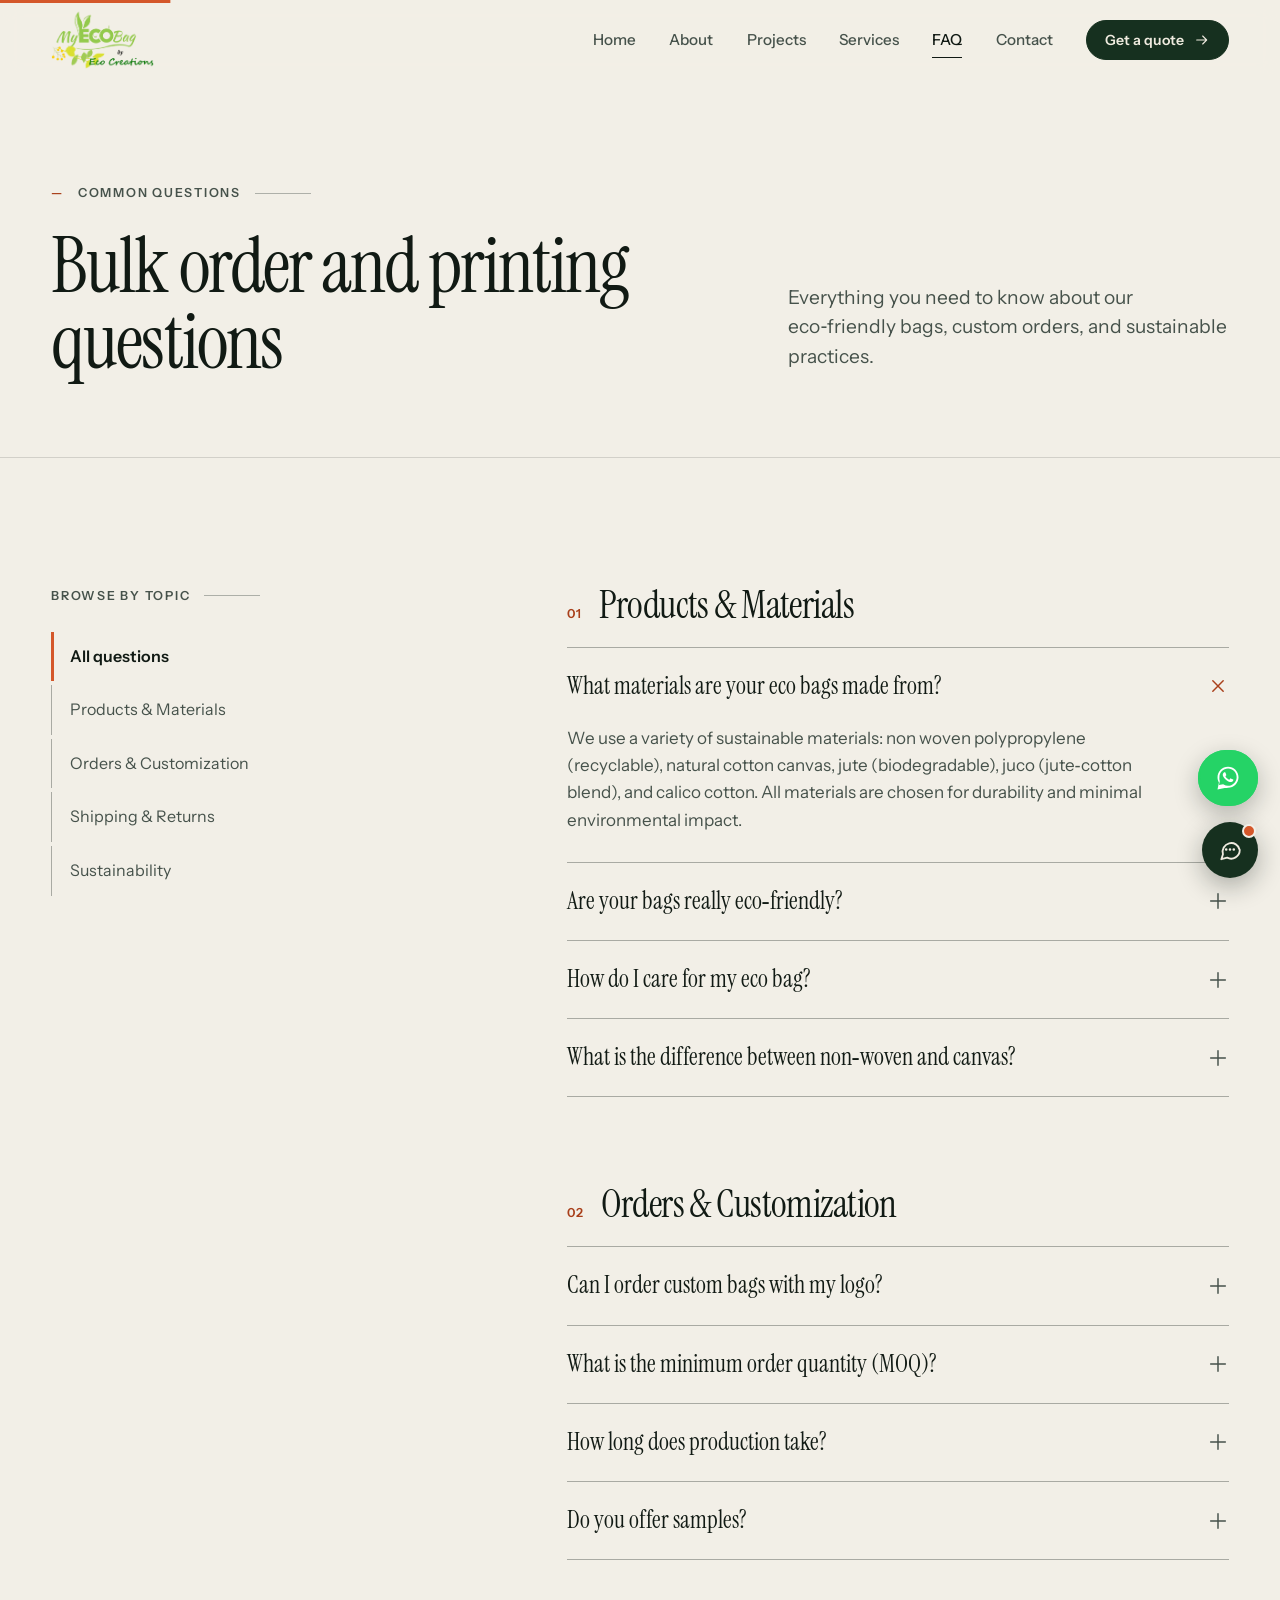
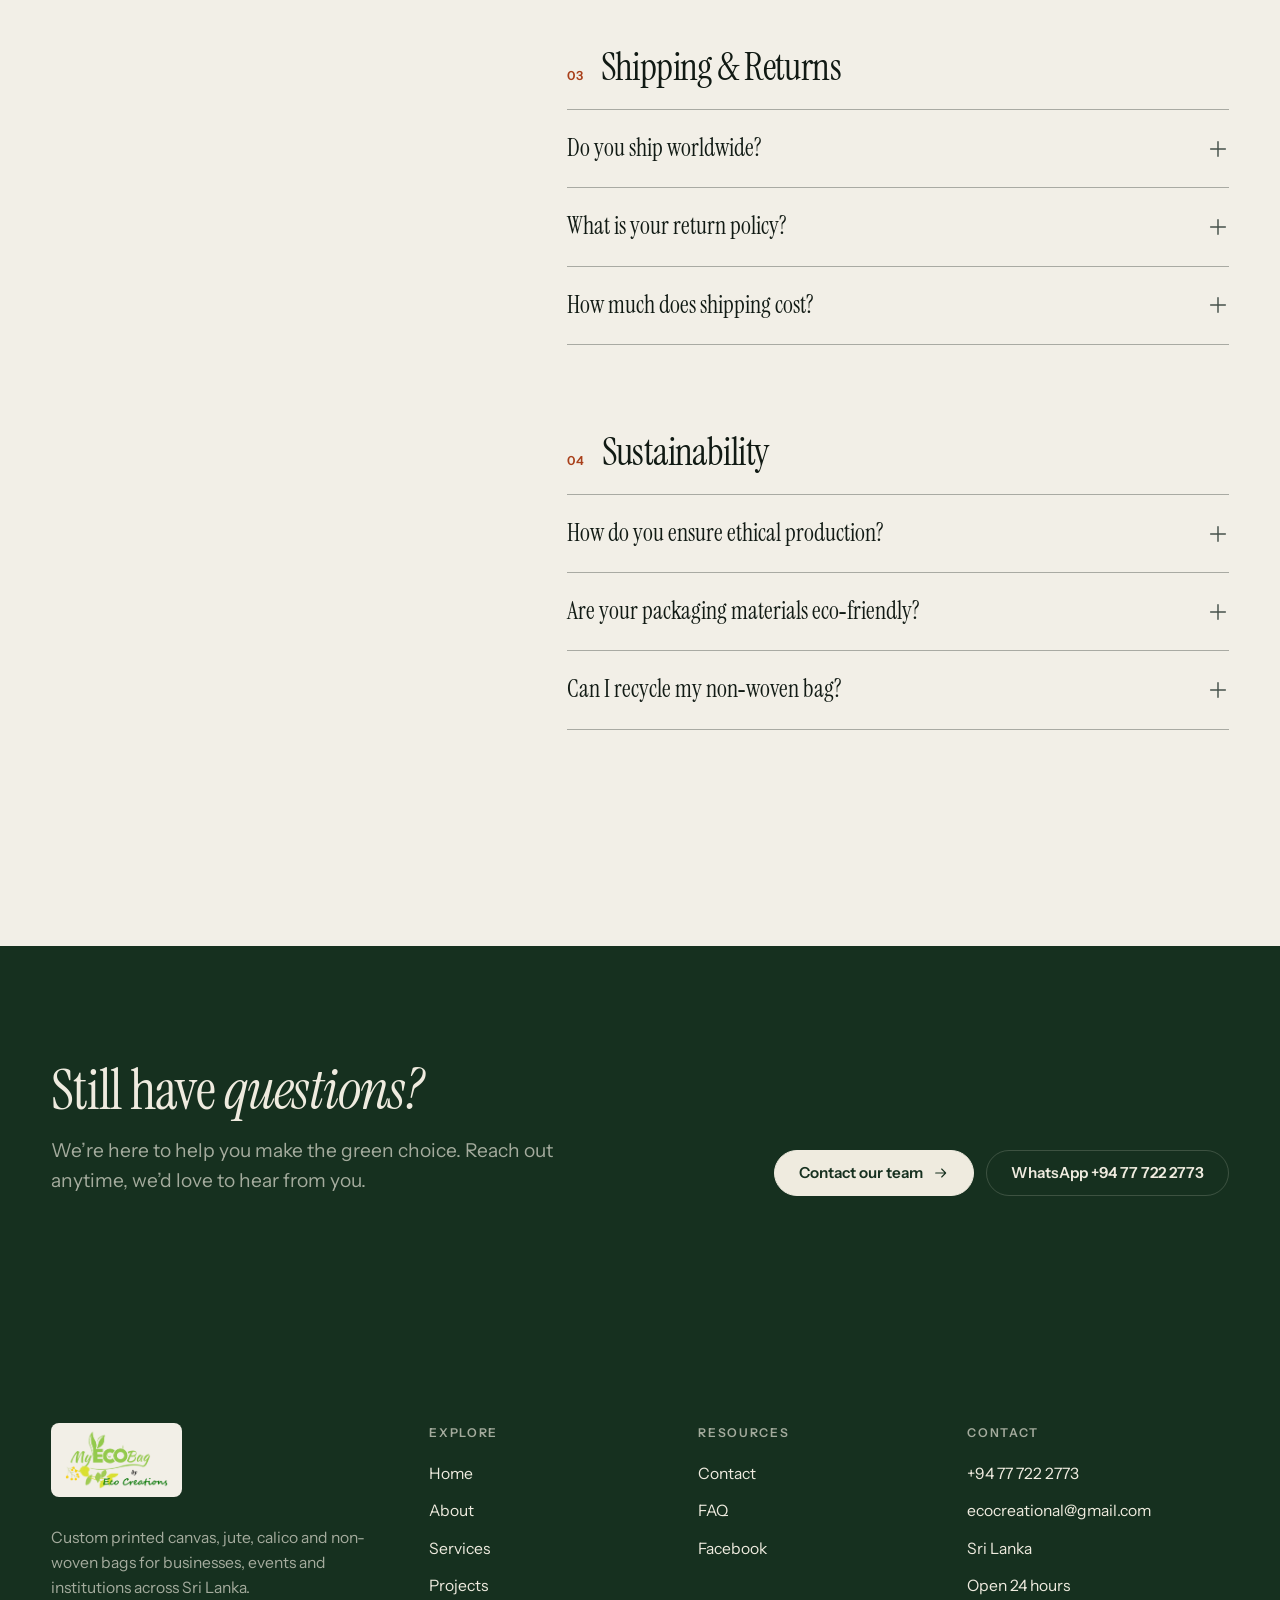
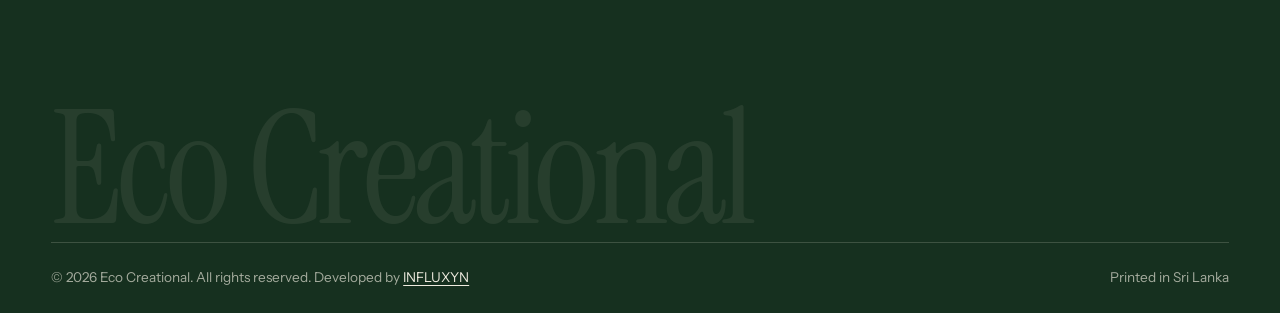
<file: question.html>
<!DOCTYPE html>
<html lang="en">

<head>
    <meta charset="UTF-8">
    <meta name="viewport" content="width=device-width, initial-scale=1.0, viewport-fit=cover">
    <title>Bulk Bag Printing FAQ | Eco Creational Sri Lanka</title>
  <meta name="description" content="Answers on minimum quantities, print methods, materials, artwork files and delivery for custom printed bags in Sri Lanka.">
  <meta name="keywords" content="bag printing FAQ, minimum order tote bags Sri Lanka">
  <meta name="robots" content="index,follow,max-image-preview:large">
  <meta name="theme-color" content="#16301F">
  <link rel="canonical" href="https://ecocreational.com/question.html">
  <meta property="og:type" content="website">
  <meta property="og:site_name" content="Eco Creational">
  <meta property="og:locale" content="en_LK">
  <meta property="og:title" content="Bulk Bag Printing FAQ | Eco Creational Sri Lanka">
  <meta property="og:description" content="Answers on minimum quantities, print methods, materials, artwork files and delivery for custom printed bags in Sri Lanka.">
  <meta property="og:url" content="https://ecocreational.com/question.html">
  <meta property="og:image" content="https://ecocreational.com/assests/eco-creational-og.jpg">
  <meta name="twitter:card" content="summary_large_image">
  <meta name="twitter:title" content="Bulk Bag Printing FAQ | Eco Creational Sri Lanka">
  <meta name="twitter:description" content="Answers on minimum quantities, print methods, materials, artwork files and delivery for custom printed bags in Sri Lanka.">
  <meta name="twitter:image" content="https://ecocreational.com/assests/eco-creational-og.jpg">
  <script type="application/ld+json">
{
  "@context": "https://schema.org",
  "@type": "BreadcrumbList",
  "itemListElement": [
    {
      "@type": "ListItem",
      "position": 1,
      "name": "Home",
      "item": "https://ecocreational.com/"
    },
    {
      "@type": "ListItem",
      "position": 2,
      "name": "Bulk Bag Printing FAQ",
      "item": "https://ecocreational.com/question.html"
    }
  ]
}
</script>
    <meta name="author" content="Eco Creational">
    <link rel="icon" type="image/png" href="assests/eco-creational-logo.png">
    <link rel="apple-touch-icon" href="assests/eco-creational-logo.png">

  <link rel="preconnect" href="https://fonts.googleapis.com"><link rel="preconnect" href="https://fonts.gstatic.com" crossorigin><link href="https://fonts.googleapis.com/css2?family=Instrument+Sans:wght@400;500;600&amp;family=Instrument+Serif:ital@0;1&amp;display=swap" rel="stylesheet">
  <link rel="stylesheet" href="site.css">
  <script>document.documentElement.classList.add("js")</script>
  <script type="application/ld+json">
{
  "@context": "https://schema.org",
  "@type": "FAQPage",
  "mainEntity": [
    {
      "@type": "Question",
      "name": "What materials are your eco bags made from?",
      "acceptedAnswer": {
        "@type": "Answer",
        "text": "We use a variety of sustainable materials: non woven polypropylene (recyclable), natural cotton canvas, jute (biodegradable), juco (jute‑cotton blend), and calico cotton. All materials are chosen for durability and minimal environmental impact."
      }
    },
    {
      "@type": "Question",
      "name": "Are your bags really eco‑friendly?",
      "acceptedAnswer": {
        "@type": "Answer",
        "text": "Yes! Our bags are designed to replace single use plastics. They are reusable, made from renewable or recycled materials, and many are biodegradable at end of life. We prioritize ethical production and low‑carbon manufacturing."
      }
    },
    {
      "@type": "Question",
      "name": "How do I care for my eco bag?",
      "acceptedAnswer": {
        "@type": "Answer",
        "text": "Most bags can be spot cleaned or gently hand washed with mild soap. Avoid machine washing canvas and jute to preserve shape. Air dry only. Each order includes care instructions."
      }
    },
    {
      "@type": "Question",
      "name": "What is the difference between non‑woven and canvas?",
      "acceptedAnswer": {
        "@type": "Answer",
        "text": "Non‑woven bags are lightweight, water resistant, and cost‑effective – great for events and retail. Canvas bags are heavier, made from cotton, and ideal for premium branding and daily use."
      }
    },
    {
      "@type": "Question",
      "name": "Can I order custom bags with my logo?",
      "acceptedAnswer": {
        "@type": "Answer",
        "text": "Absolutely! We specialize in custom branding. You can provide your artwork, and we'll offer screen printing, digital transfer, or embroidery. Minimum order quantity starts at 100 pieces."
      }
    },
    {
      "@type": "Question",
      "name": "What is the minimum order quantity (MOQ)?",
      "acceptedAnswer": {
        "@type": "Answer",
        "text": "For custom printed bags, MOQ is usually 100 units. For plain stock bags, smaller quantities may be available. Contact us for specific requirements."
      }
    },
    {
      "@type": "Question",
      "name": "How long does production take?",
      "acceptedAnswer": {
        "@type": "Answer",
        "text": "Production typically takes 10–15 business days after design approval, plus shipping time. Bulk orders may require additional lead time. We'll provide a clear timeline upon inquiry."
      }
    },
    {
      "@type": "Question",
      "name": "Do you offer samples?",
      "acceptedAnswer": {
        "@type": "Answer",
        "text": "Yes, we provide digital mockups free of charge. Physical samples can be arranged for a fee (refundable with bulk order). This ensures you're happy with material and print quality."
      }
    },
    {
      "@type": "Question",
      "name": "Do you ship worldwide?",
      "acceptedAnswer": {
        "@type": "Answer",
        "text": "Yes, we ship globally from Sri Lanka. Shipping costs and delivery times vary by destination. We use reliable couriers and offer carbon‑offset options."
      }
    },
    {
      "@type": "Question",
      "name": "What is your return policy?",
      "acceptedAnswer": {
        "@type": "Answer",
        "text": "Because many items are custom‑made, returns are only accepted for manufacturing defects or errors on our part. Please inspect your order upon arrival and contact us within 7 days."
      }
    },
    {
      "@type": "Question",
      "name": "How much does shipping cost?",
      "acceptedAnswer": {
        "@type": "Answer",
        "text": "Shipping is calculated based on weight, volume, and destination. We'll provide a quote during the ordering process. Bulk orders often qualify for discounted freight."
      }
    },
    {
      "@type": "Question",
      "name": "How do you ensure ethical production?",
      "acceptedAnswer": {
        "@type": "Answer",
        "text": "We partner with certified workshops that provide fair wages, safe working conditions, and no child labor. We visit facilities regularly and maintain transparent supply chains."
      }
    },
    {
      "@type": "Question",
      "name": "Are your packaging materials eco‑friendly?",
      "acceptedAnswer": {
        "@type": "Answer",
        "text": "Yes, we use recycled cardboard, paper tape, and biodegradable poly bags when necessary. We minimize plastic in all our shipments."
      }
    },
    {
      "@type": "Question",
      "name": "Can I recycle my non‑woven bag?",
      "acceptedAnswer": {
        "@type": "Answer",
        "text": "Non‑woven polypropylene (PP) is recyclable in many facilities (check local guidelines). Better yet, reuse it as many times as possible before recycling."
      }
    }
  ]
}
</script>
</head>
<body>
<a class="skip" href="#main">Skip to content</a>
<header class="site-header"><div class="wrap">
  <a class="brand" href="index.html" aria-label="Eco Creational, home"><img class="brand-logo" src="assests/eco-creational-logo-crop.webp" alt="Eco Creational — My Eco Bag" width="900" height="507" decoding="async"></a>
  <nav class="nav" id="nav" aria-label="Main"><a href="index.html">Home</a><a href="about.html">About</a><a href="projects.html">Projects</a><a href="services.html">Services</a><a href="question.html" aria-current="page">FAQ</a><a href="contact.html">Contact</a><a class="btn btn--primary btn--sm" href="contact.html">Get a quote <svg class="" viewBox="0 0 24 24" fill="none" stroke="currentColor" stroke-width="1.6" stroke-linecap="round" stroke-linejoin="round" aria-hidden="true"><path d="M4 12h15M13 6l6 6-6 6"/></svg></a></nav>
  <button class="menu-toggle" type="button" aria-expanded="false" aria-controls="nav" aria-label="Menu"><span></span><span></span></button>
</div></header>
<main id="main">

<section class="page-hero"><div class="wrap"><div class="page-hero-grid">
  <div><div class="eyebrow" data-rv><b>—</b> Common questions</div><h1 data-rv style="--d:90ms">Bulk order and printing questions</h1></div>
  <p class="lead" data-rv style="--d:180ms">Everything you need to know about our eco‑friendly bags, custom orders, and sustainable practices.</p>
</div></div></section>
<section class="section"><div class="wrap"><div class="faq-wrap">
  <div class="sticky"><div class="eyebrow">Browse by topic</div><div class="side-nav" role="group" aria-label="Filter questions"><button type="button" data-faq-filter="all" aria-pressed="true">All questions</button><button type="button" data-faq-filter="products" aria-pressed="false">Products &amp; Materials</button><button type="button" data-faq-filter="orders" aria-pressed="false">Orders &amp; Customization</button><button type="button" data-faq-filter="shipping" aria-pressed="false">Shipping &amp; Returns</button><button type="button" data-faq-filter="sustainability" aria-pressed="false">Sustainability</button></div></div>
  <div id="faqSection"><section class="faq-group" data-category="products"><h2><small>01</small>Products &amp; Materials</h2><details class="faq" name="faq" open><summary>What materials are your eco bags made from?<svg class="" viewBox="0 0 24 24" fill="none" stroke="currentColor" stroke-width="1.6" stroke-linecap="round" stroke-linejoin="round" aria-hidden="true"><path d="M12 4v16M4 12h16"/></svg></summary><div class="a">We use a variety of sustainable materials: non woven polypropylene (recyclable), natural cotton canvas, jute (biodegradable), juco (jute‑cotton blend), and calico cotton. All materials are chosen for durability and minimal environmental impact.</div></details><details class="faq" name="faq"><summary>Are your bags really eco‑friendly?<svg class="" viewBox="0 0 24 24" fill="none" stroke="currentColor" stroke-width="1.6" stroke-linecap="round" stroke-linejoin="round" aria-hidden="true"><path d="M12 4v16M4 12h16"/></svg></summary><div class="a">Yes! Our bags are designed to replace single use plastics. They are reusable, made from renewable or recycled materials, and many are biodegradable at end of life. We prioritize ethical production and low‑carbon manufacturing.</div></details><details class="faq" name="faq"><summary>How do I care for my eco bag?<svg class="" viewBox="0 0 24 24" fill="none" stroke="currentColor" stroke-width="1.6" stroke-linecap="round" stroke-linejoin="round" aria-hidden="true"><path d="M12 4v16M4 12h16"/></svg></summary><div class="a">Most bags can be spot cleaned or gently hand washed with mild soap. Avoid machine washing canvas and jute to preserve shape. Air dry only. Each order includes care instructions.</div></details><details class="faq" name="faq"><summary>What is the difference between non‑woven and canvas?<svg class="" viewBox="0 0 24 24" fill="none" stroke="currentColor" stroke-width="1.6" stroke-linecap="round" stroke-linejoin="round" aria-hidden="true"><path d="M12 4v16M4 12h16"/></svg></summary><div class="a">Non‑woven bags are lightweight, water resistant, and cost‑effective – great for events and retail. Canvas bags are heavier, made from cotton, and ideal for premium branding and daily use.</div></details></section><section class="faq-group" data-category="orders"><h2><small>02</small>Orders &amp; Customization</h2><details class="faq" name="faq"><summary>Can I order custom bags with my logo?<svg class="" viewBox="0 0 24 24" fill="none" stroke="currentColor" stroke-width="1.6" stroke-linecap="round" stroke-linejoin="round" aria-hidden="true"><path d="M12 4v16M4 12h16"/></svg></summary><div class="a">Absolutely! We specialize in custom branding. You can provide your artwork, and we'll offer screen printing, digital transfer, or embroidery. Minimum order quantity starts at 100 pieces.</div></details><details class="faq" name="faq"><summary>What is the minimum order quantity (MOQ)?<svg class="" viewBox="0 0 24 24" fill="none" stroke="currentColor" stroke-width="1.6" stroke-linecap="round" stroke-linejoin="round" aria-hidden="true"><path d="M12 4v16M4 12h16"/></svg></summary><div class="a">For custom printed bags, MOQ is usually 100 units. For plain stock bags, smaller quantities may be available. Contact us for specific requirements.</div></details><details class="faq" name="faq"><summary>How long does production take?<svg class="" viewBox="0 0 24 24" fill="none" stroke="currentColor" stroke-width="1.6" stroke-linecap="round" stroke-linejoin="round" aria-hidden="true"><path d="M12 4v16M4 12h16"/></svg></summary><div class="a">Production typically takes 10–15 business days after design approval, plus shipping time. Bulk orders may require additional lead time. We'll provide a clear timeline upon inquiry.</div></details><details class="faq" name="faq"><summary>Do you offer samples?<svg class="" viewBox="0 0 24 24" fill="none" stroke="currentColor" stroke-width="1.6" stroke-linecap="round" stroke-linejoin="round" aria-hidden="true"><path d="M12 4v16M4 12h16"/></svg></summary><div class="a">Yes, we provide digital mockups free of charge. Physical samples can be arranged for a fee (refundable with bulk order). This ensures you're happy with material and print quality.</div></details></section><section class="faq-group" data-category="shipping"><h2><small>03</small>Shipping &amp; Returns</h2><details class="faq" name="faq"><summary>Do you ship worldwide?<svg class="" viewBox="0 0 24 24" fill="none" stroke="currentColor" stroke-width="1.6" stroke-linecap="round" stroke-linejoin="round" aria-hidden="true"><path d="M12 4v16M4 12h16"/></svg></summary><div class="a">Yes, we ship globally from Sri Lanka. Shipping costs and delivery times vary by destination. We use reliable couriers and offer carbon‑offset options.</div></details><details class="faq" name="faq"><summary>What is your return policy?<svg class="" viewBox="0 0 24 24" fill="none" stroke="currentColor" stroke-width="1.6" stroke-linecap="round" stroke-linejoin="round" aria-hidden="true"><path d="M12 4v16M4 12h16"/></svg></summary><div class="a">Because many items are custom‑made, returns are only accepted for manufacturing defects or errors on our part. Please inspect your order upon arrival and contact us within 7 days.</div></details><details class="faq" name="faq"><summary>How much does shipping cost?<svg class="" viewBox="0 0 24 24" fill="none" stroke="currentColor" stroke-width="1.6" stroke-linecap="round" stroke-linejoin="round" aria-hidden="true"><path d="M12 4v16M4 12h16"/></svg></summary><div class="a">Shipping is calculated based on weight, volume, and destination. We'll provide a quote during the ordering process. Bulk orders often qualify for discounted freight.</div></details></section><section class="faq-group" data-category="sustainability"><h2><small>04</small>Sustainability</h2><details class="faq" name="faq"><summary>How do you ensure ethical production?<svg class="" viewBox="0 0 24 24" fill="none" stroke="currentColor" stroke-width="1.6" stroke-linecap="round" stroke-linejoin="round" aria-hidden="true"><path d="M12 4v16M4 12h16"/></svg></summary><div class="a">We partner with certified workshops that provide fair wages, safe working conditions, and no child labor. We visit facilities regularly and maintain transparent supply chains.</div></details><details class="faq" name="faq"><summary>Are your packaging materials eco‑friendly?<svg class="" viewBox="0 0 24 24" fill="none" stroke="currentColor" stroke-width="1.6" stroke-linecap="round" stroke-linejoin="round" aria-hidden="true"><path d="M12 4v16M4 12h16"/></svg></summary><div class="a">Yes, we use recycled cardboard, paper tape, and biodegradable poly bags when necessary. We minimize plastic in all our shipments.</div></details><details class="faq" name="faq"><summary>Can I recycle my non‑woven bag?<svg class="" viewBox="0 0 24 24" fill="none" stroke="currentColor" stroke-width="1.6" stroke-linecap="round" stroke-linejoin="round" aria-hidden="true"><path d="M12 4v16M4 12h16"/></svg></summary><div class="a">Non‑woven polypropylene (PP) is recyclable in many facilities (check local guidelines). Better yet, reuse it as many times as possible before recycling.</div></details></section></div>
</div></div></section>
<section class="cta-band section--dark"><div class="wrap">
  <div><h2 data-rv>Still have <em>questions?</em></h2><p class="lead">We’re here to help you make the green choice. Reach out anytime, we’d love to hear from you.</p></div><div class="btn-row" data-rv style="--d:90ms"><a class="btn btn--light" href="contact.html">Contact our team <svg class="" viewBox="0 0 24 24" fill="none" stroke="currentColor" stroke-width="1.6" stroke-linecap="round" stroke-linejoin="round" aria-hidden="true"><path d="M4 12h15M13 6l6 6-6 6"/></svg></a><a class="btn btn--outline-light" href="https://wa.me/94777222773" target="_blank" rel="noopener">WhatsApp +94 77 722 2773</a></div></div></section>
</main>
<footer class="site-footer">
  <div class="wrap">
    <div class="footer-top">
      <div class="footer-about">
        <a class="brand" href="index.html"><img class="brand-logo" src="assests/eco-creational-logo-crop.webp" alt="Eco Creational — My Eco Bag" width="900" height="507" decoding="async"></a>
        <p>Custom printed canvas, jute, calico and non-woven bags for businesses, events and institutions across Sri Lanka.</p>
      </div>
      <div><h4>Explore</h4><ul>
        <li><a href="index.html">Home</a></li><li><a href="about.html">About</a></li>
        <li><a href="services.html">Services</a></li><li><a href="projects.html">Projects</a></li></ul></div>
      <div><h4>Resources</h4><ul>
        <li><a href="contact.html">Contact</a></li><li><a href="question.html">FAQ</a></li>
        <li><a href="https://www.facebook.com/share/1ZBHp2oGmy" target="_blank" rel="noopener">Facebook</a></li></ul></div>
      <div><h4>Contact</h4><ul>
        <li><a href="https://wa.me/94777222773" target="_blank" rel="noopener">+94 77 722 2773</a></li>
        <li><a href="mailto:ecocreational@gmail.com">ecocreational@gmail.com</a></li>
        <li><span>Sri Lanka</span></li><li><span>Open 24 hours</span></li></ul></div>
    </div>
    <div class="footer-word" aria-hidden="true">Eco Creational</div>
    <div class="footer-bottom">
      <p>© 2026 Eco Creational. All rights reserved. Developed by <a href="https://influxyn.online" target="_blank" rel="noopener">INFLUXYN</a></p>
      <p>Printed in Sri Lanka</p>
    </div>
  </div>
</footer>
<a class="wa-float" href="https://wa.me/94777222773?text=Hi%20Eco%20Creational%2C%20I%27d%20like%20a%20quote%20for%20custom%20bags." target="_blank" rel="noopener" aria-label="Chat on WhatsApp"><svg viewBox="0 0 32 32" aria-hidden="true"><path fill="currentColor" d="M16.04 3C9.4 3 4.03 8.37 4.03 15c0 2.12.55 4.19 1.6 6.01L4 29l8.2-1.6A12 12 0 0 0 16.04 27C22.67 27 28.04 21.63 28.04 15S22.67 3 16.04 3zm0 21.8c-1.8 0-3.56-.49-5.1-1.4l-.37-.22-4.87.95.99-4.75-.24-.39A9.8 9.8 0 0 1 6.2 15c0-5.42 4.41-9.83 9.84-9.83 5.42 0 9.83 4.41 9.83 9.83 0 5.42-4.41 9.8-9.83 9.8zm5.4-7.35c-.3-.15-1.75-.86-2.02-.96-.27-.1-.47-.15-.67.15-.2.3-.77.96-.94 1.16-.17.2-.35.22-.64.07-.3-.15-1.25-.46-2.38-1.47-.88-.78-1.47-1.75-1.64-2.05-.17-.3-.02-.46.13-.6.13-.13.3-.35.45-.52.15-.17.2-.3.3-.5.1-.2.05-.37-.02-.52-.07-.15-.67-1.6-.91-2.2-.24-.58-.49-.5-.67-.51h-.57c-.2 0-.52.07-.8.37-.27.3-1.04 1.02-1.04 2.47 0 1.46 1.07 2.87 1.21 3.07.15.2 2.1 3.2 5.08 4.49.71.3 1.26.49 1.7.63.71.23 1.36.2 1.87.12.57-.08 1.75-.72 2-1.41.25-.7.25-1.29.17-1.41-.07-.13-.27-.2-.57-.35z"/></svg><span>Chat on WhatsApp</span></a>
<script src="site.js" defer></script>
<script src="chatbot.js" defer></script>
</body>
</html>
</file>
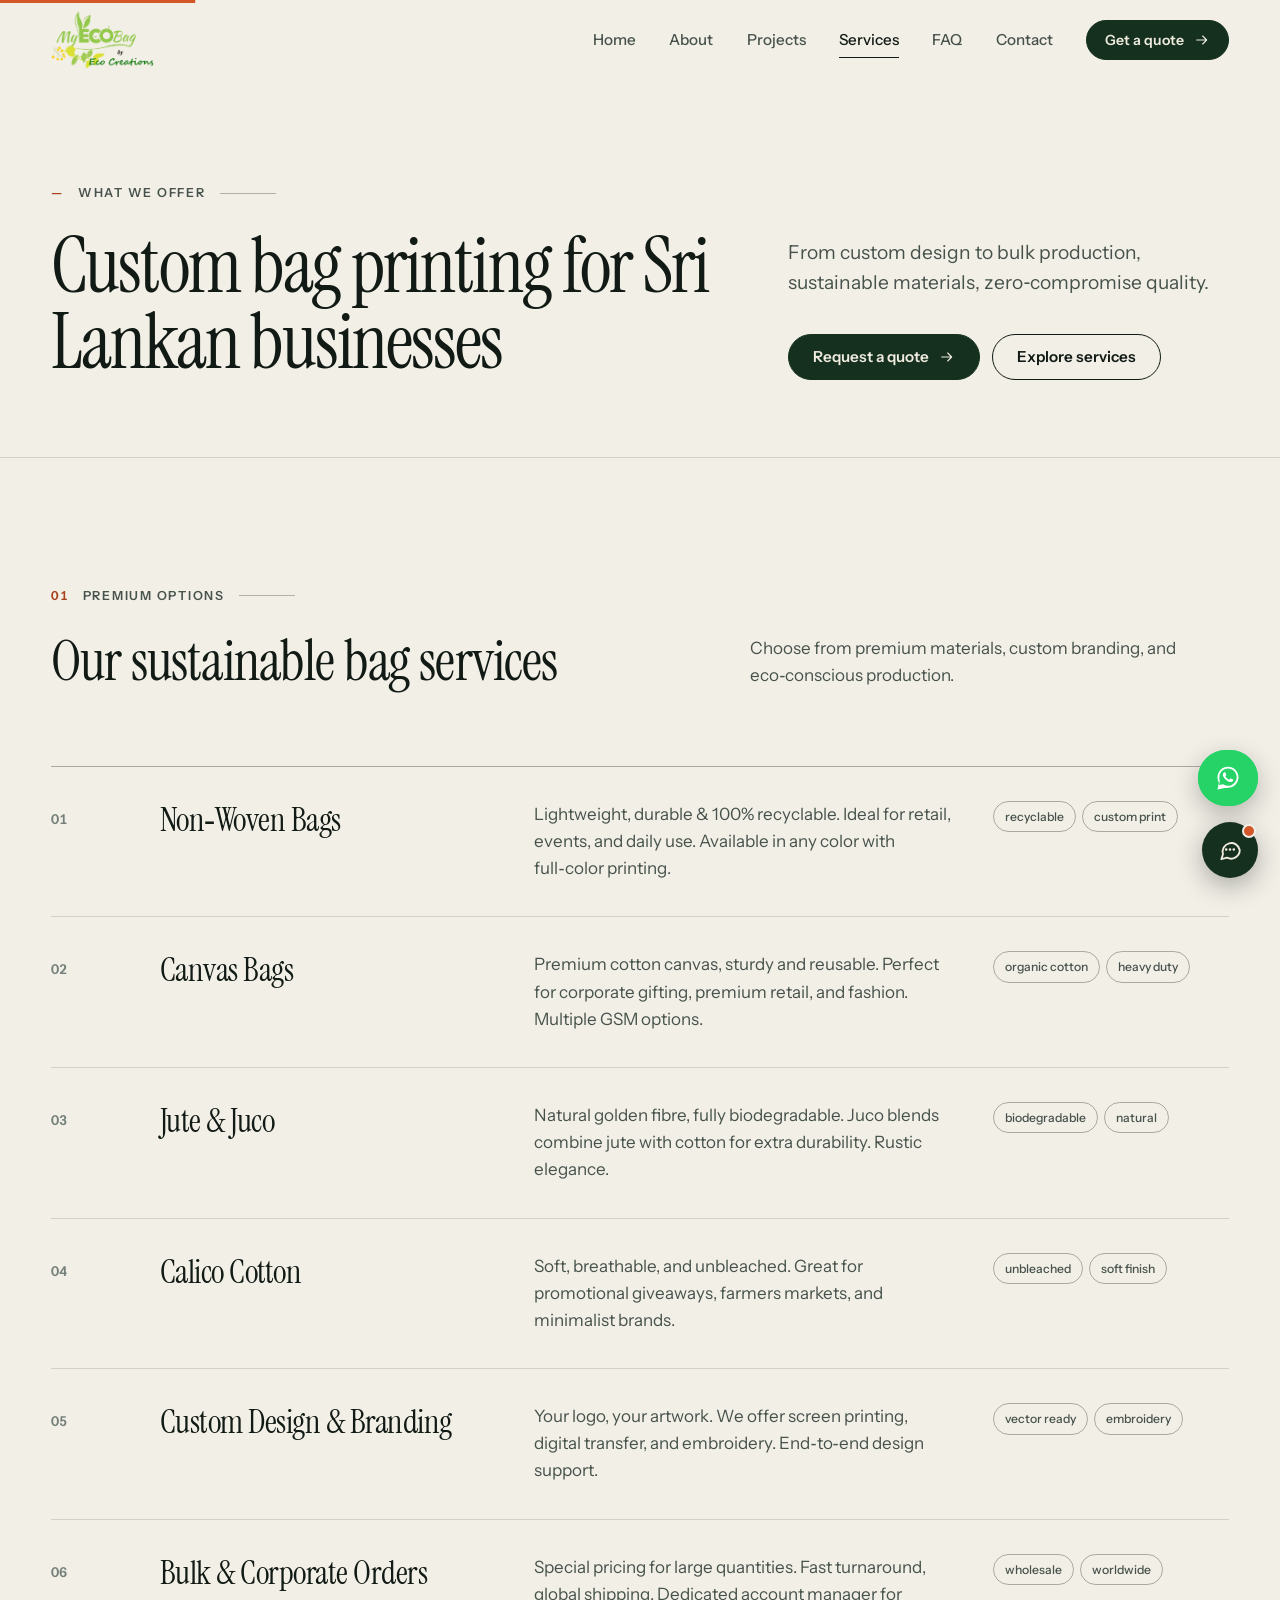
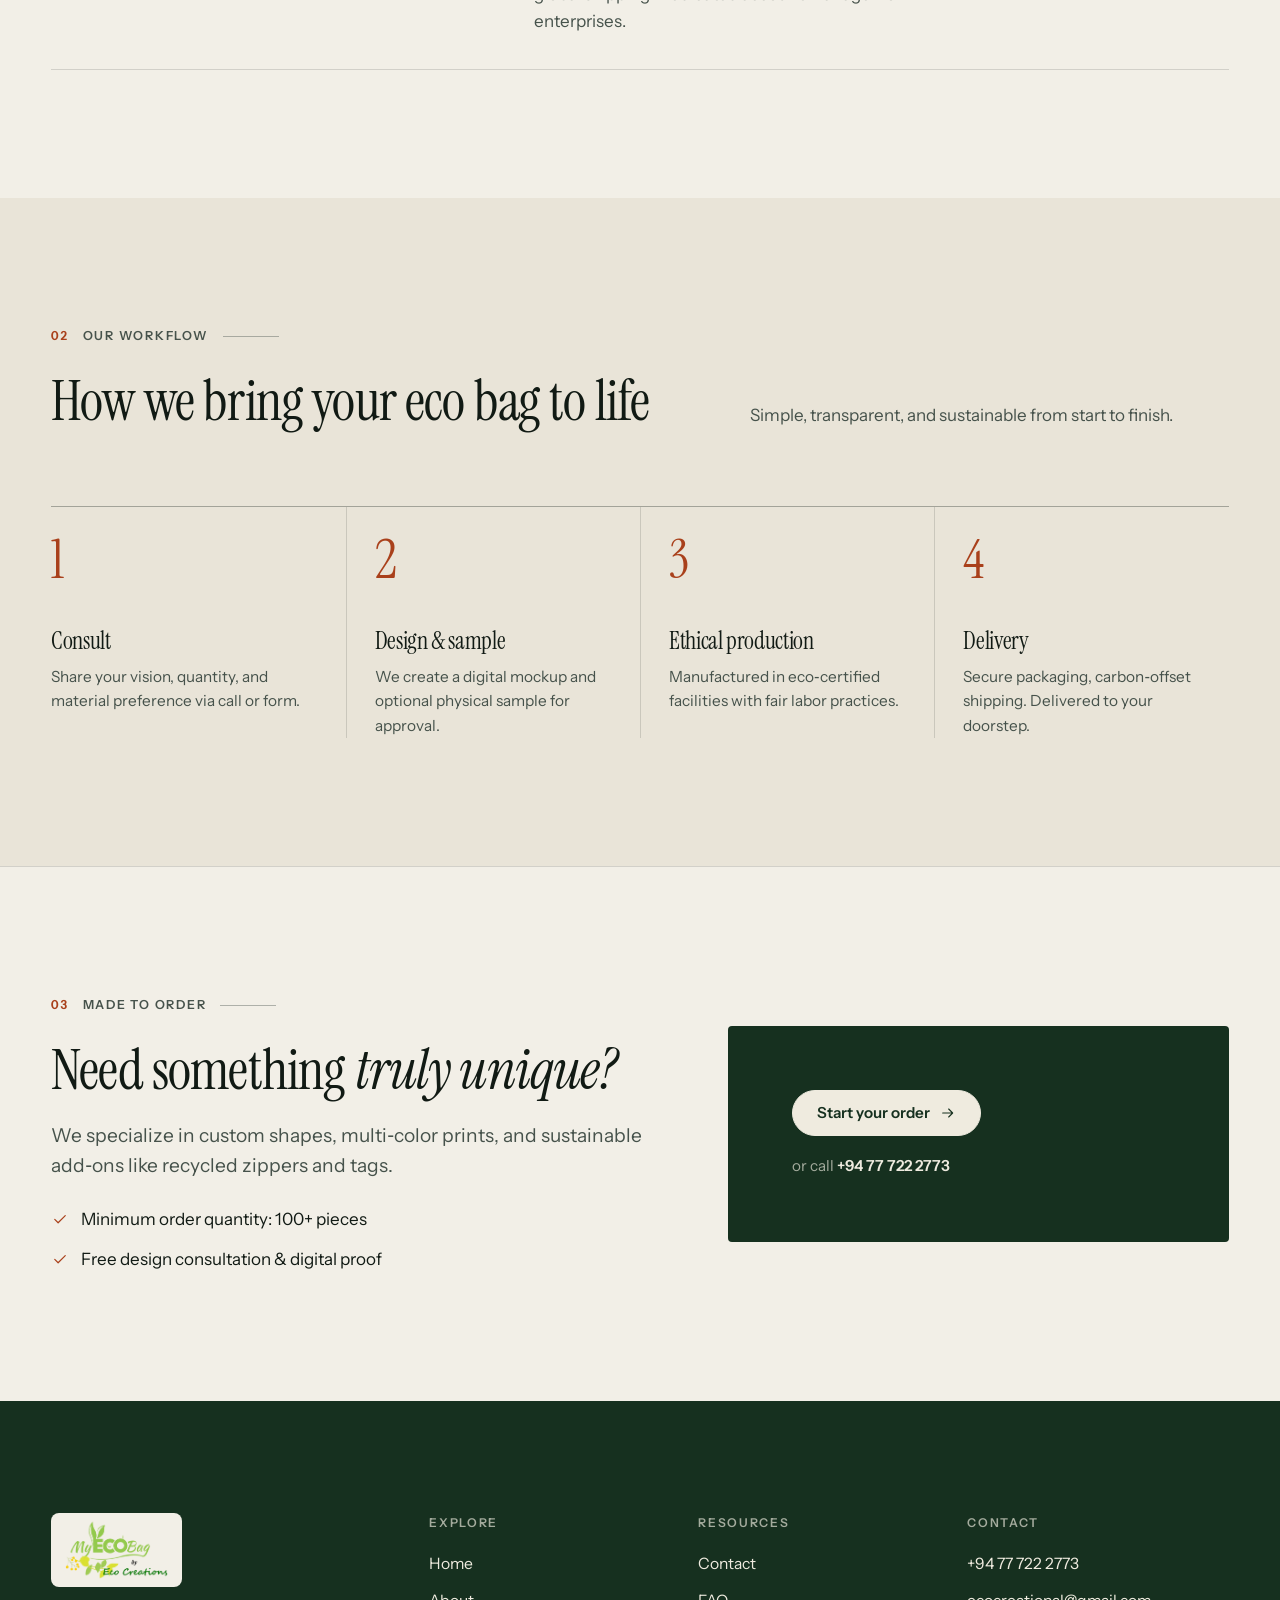
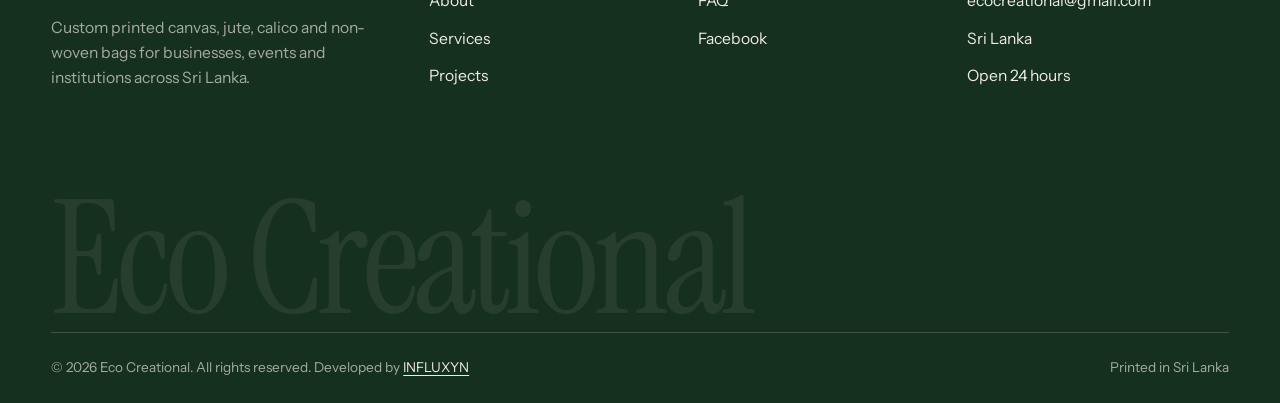
<file: services.html>
<!DOCTYPE html>
<html lang="en">

<head>
    <meta charset="UTF-8">
    <meta name="viewport" content="width=device-width, initial-scale=1.0, viewport-fit=cover">
    <title>Custom Bag Printing Services in Sri Lanka | Eco Creational</title>
  <meta name="description" content="Screen printing on canvas, jute, juco, calico and non-woven bags. Bulk orders, logo placement and delivery across Sri Lanka.">
  <meta name="keywords" content="custom printed bags Sri Lanka, bulk tote bag printing, screen printed canvas bags, non-woven bags printing, jute bags Sri Lanka, calico cotton bags, eco friendly bags supplier">
  <meta name="robots" content="index,follow,max-image-preview:large">
  <meta name="theme-color" content="#16301F">
  <link rel="canonical" href="https://ecocreational.com/services.html">
  <meta property="og:type" content="website">
  <meta property="og:site_name" content="Eco Creational">
  <meta property="og:locale" content="en_LK">
  <meta property="og:title" content="Custom Bag Printing Services in Sri Lanka | Eco Creational">
  <meta property="og:description" content="Screen printing on canvas, jute, juco, calico and non-woven bags. Bulk orders, logo placement and delivery across Sri Lanka.">
  <meta property="og:url" content="https://ecocreational.com/services.html">
  <meta property="og:image" content="https://ecocreational.com/assests/eco-creational-og.jpg">
  <meta name="twitter:card" content="summary_large_image">
  <meta name="twitter:title" content="Custom Bag Printing Services in Sri Lanka | Eco Creational">
  <meta name="twitter:description" content="Screen printing on canvas, jute, juco, calico and non-woven bags. Bulk orders, logo placement and delivery across Sri Lanka.">
  <meta name="twitter:image" content="https://ecocreational.com/assests/eco-creational-og.jpg">
  <script type="application/ld+json">
{
  "@context": "https://schema.org",
  "@type": "BreadcrumbList",
  "itemListElement": [
    {
      "@type": "ListItem",
      "position": 1,
      "name": "Home",
      "item": "https://ecocreational.com/"
    },
    {
      "@type": "ListItem",
      "position": 2,
      "name": "Custom Bag Printing Services in Sri Lanka",
      "item": "https://ecocreational.com/services.html"
    }
  ]
}
</script>
  <script type="application/ld+json">
{
  "@context": "https://schema.org",
  "@graph": [
    {
      "@type": "Service",
      "name": "Non-woven bag printing",
      "description": "Custom printed non-woven carrier bags in bulk.",
      "serviceType": "Custom bag printing",
      "provider": {
        "@id": "https://ecocreational.com/#business"
      },
      "areaServed": {
        "@type": "Country",
        "name": "Sri Lanka"
      }
    },
    {
      "@type": "Service",
      "name": "Canvas tote bag printing",
      "description": "Water-based screen printing on natural canvas totes.",
      "serviceType": "Custom bag printing",
      "provider": {
        "@id": "https://ecocreational.com/#business"
      },
      "areaServed": {
        "@type": "Country",
        "name": "Sri Lanka"
      }
    },
    {
      "@type": "Service",
      "name": "Jute and juco bag printing",
      "description": "Printed jute and jute-cotton (juco) bags.",
      "serviceType": "Custom bag printing",
      "provider": {
        "@id": "https://ecocreational.com/#business"
      },
      "areaServed": {
        "@type": "Country",
        "name": "Sri Lanka"
      }
    },
    {
      "@type": "Service",
      "name": "Calico cotton bag printing",
      "description": "Bulk printed calico cotton bags.",
      "serviceType": "Custom bag printing",
      "provider": {
        "@id": "https://ecocreational.com/#business"
      },
      "areaServed": {
        "@type": "Country",
        "name": "Sri Lanka"
      }
    }
  ]
}
</script>
    <meta name="author" content="Eco Creational">
    <link rel="icon" type="image/png" href="assests/eco-creational-logo.png">
    <link rel="apple-touch-icon" href="assests/eco-creational-logo.png">

  <link rel="preconnect" href="https://fonts.googleapis.com"><link rel="preconnect" href="https://fonts.gstatic.com" crossorigin><link href="https://fonts.googleapis.com/css2?family=Instrument+Sans:wght@400;500;600&amp;family=Instrument+Serif:ital@0;1&amp;display=swap" rel="stylesheet">
  <link rel="stylesheet" href="site.css">
  <script>document.documentElement.classList.add("js")</script>
</head>
<body>
<a class="skip" href="#main">Skip to content</a>
<header class="site-header"><div class="wrap">
  <a class="brand" href="index.html" aria-label="Eco Creational, home"><img class="brand-logo" src="assests/eco-creational-logo-crop.webp" alt="Eco Creational — My Eco Bag" width="900" height="507" decoding="async"></a>
  <nav class="nav" id="nav" aria-label="Main"><a href="index.html">Home</a><a href="about.html">About</a><a href="projects.html">Projects</a><a href="services.html" aria-current="page">Services</a><a href="question.html">FAQ</a><a href="contact.html">Contact</a><a class="btn btn--primary btn--sm" href="contact.html">Get a quote <svg class="" viewBox="0 0 24 24" fill="none" stroke="currentColor" stroke-width="1.6" stroke-linecap="round" stroke-linejoin="round" aria-hidden="true"><path d="M4 12h15M13 6l6 6-6 6"/></svg></a></nav>
  <button class="menu-toggle" type="button" aria-expanded="false" aria-controls="nav" aria-label="Menu"><span></span><span></span></button>
</div></header>
<main id="main">

<section class="page-hero"><div class="wrap"><div class="page-hero-grid">
  <div><div class="eyebrow" data-rv><b>—</b> What we offer</div><h1 data-rv style="--d:90ms">Custom bag printing for Sri Lankan businesses</h1></div>
  <div data-rv style="--d:180ms"><p class="lead">From custom design to bulk production, sustainable materials, zero‑compromise quality.</p>
    <div class="btn-row"><a class="btn btn--primary" href="#custom-quote">Request a quote <svg class="" viewBox="0 0 24 24" fill="none" stroke="currentColor" stroke-width="1.6" stroke-linecap="round" stroke-linejoin="round" aria-hidden="true"><path d="M4 12h15M13 6l6 6-6 6"/></svg></a><a class="btn btn--ghost" href="#service-grid">Explore services</a></div></div>
</div></div></section>

<section class="section" id="service-grid"><div class="wrap">
  <div class="section-head">
    <div><div class="eyebrow" data-rv><b>01</b> Premium options</div><h2 data-rv style="--d:90ms">Our sustainable bag services</h2></div>
    <p data-rv style="--d:180ms">Choose from premium materials, custom branding, and eco‑conscious production.</p>
  </div>
  <div class="rows"><div class="row" data-rv><span class="n">01</span><h3>Non‑Woven Bags</h3><p>Lightweight, durable &amp; 100% recyclable. Ideal for retail, events, and daily use. Available in any color with full‑color printing.</p><div class="tags"><span>recyclable</span><span>custom print</span></div></div><div class="row" data-rv style="--d:90ms"><span class="n">02</span><h3>Canvas Bags</h3><p>Premium cotton canvas, sturdy and reusable. Perfect for corporate gifting, premium retail, and fashion. Multiple GSM options.</p><div class="tags"><span>organic cotton</span><span>heavy duty</span></div></div><div class="row" data-rv><span class="n">03</span><h3>Jute &amp; Juco</h3><p>Natural golden fibre, fully biodegradable. Juco blends combine jute with cotton for extra durability. Rustic elegance.</p><div class="tags"><span>biodegradable</span><span>natural</span></div></div><div class="row" data-rv style="--d:90ms"><span class="n">04</span><h3>Calico Cotton</h3><p>Soft, breathable, and unbleached. Great for promotional giveaways, farmers markets, and minimalist brands.</p><div class="tags"><span>unbleached</span><span>soft finish</span></div></div><div class="row" data-rv><span class="n">05</span><h3>Custom Design &amp; Branding</h3><p>Your logo, your artwork. We offer screen printing, digital transfer, and embroidery. End‑to‑end design support.</p><div class="tags"><span>vector ready</span><span>embroidery</span></div></div><div class="row" data-rv style="--d:90ms"><span class="n">06</span><h3>Bulk &amp; Corporate Orders</h3><p>Special pricing for large quantities. Fast turnaround, global shipping. Dedicated account manager for enterprises.</p><div class="tags"><span>wholesale</span><span>worldwide</span></div></div></div>
</div></section>

<section class="section section--paper2" id="process"><div class="wrap">
  <div class="section-head">
    <div><div class="eyebrow" data-rv><b>02</b> Our workflow</div><h2 data-rv style="--d:90ms">How we bring your eco bag to life</h2></div>
    <p data-rv style="--d:180ms">Simple, transparent, and sustainable from start to finish.</p>
  </div>
  <div class="steps"><div class="step" data-rv><span class="n">1</span><h3>Consult</h3><p>Share your vision, quantity, and material preference via call or form.</p></div><div class="step" data-rv style="--d:90ms"><span class="n">2</span><h3>Design &amp; sample</h3><p>We create a digital mockup and optional physical sample for approval.</p></div><div class="step" data-rv style="--d:180ms"><span class="n">3</span><h3>Ethical production</h3><p>Manufactured in eco‑certified facilities with fair labor practices.</p></div><div class="step" data-rv style="--d:270ms"><span class="n">4</span><h3>Delivery</h3><p>Secure packaging, carbon‑offset shipping. Delivered to your doorstep.</p></div></div>
</div></section>

<section class="section rule-top" id="custom-quote"><div class="wrap"><div class="quote-block">
  <div><div class="eyebrow" data-rv><b>03</b> Made to order</div>
    <h2 data-rv style="--d:90ms">Need something <em>truly unique?</em></h2>
    <p class="lead" data-rv style="--d:180ms">We specialize in custom shapes, multi‑color prints, and sustainable add‑ons like recycled zippers and tags.</p>
    <ul data-rv style="--d:180ms"><li><svg class="" viewBox="0 0 24 24" fill="none" stroke="currentColor" stroke-width="1.6" stroke-linecap="round" stroke-linejoin="round" aria-hidden="true"><path d="M5 12.5l4.5 4.5L19 7.5"/></svg>Minimum order quantity: 100+ pieces</li><li><svg class="" viewBox="0 0 24 24" fill="none" stroke="currentColor" stroke-width="1.6" stroke-linecap="round" stroke-linejoin="round" aria-hidden="true"><path d="M5 12.5l4.5 4.5L19 7.5"/></svg>Free design consultation &amp; digital proof</li></ul></div>
  <div class="quote-cta" data-rv style="--d:90ms"><a class="btn btn--light" href="https://wa.me/94777222773" target="_blank" rel="noopener">Start your order <svg class="" viewBox="0 0 24 24" fill="none" stroke="currentColor" stroke-width="1.6" stroke-linecap="round" stroke-linejoin="round" aria-hidden="true"><path d="M4 12h15M13 6l6 6-6 6"/></svg></a>
    <p>or call <strong>+94 77 722 2773</strong></p></div>
</div></div></section>
</main>
<footer class="site-footer">
  <div class="wrap">
    <div class="footer-top">
      <div class="footer-about">
        <a class="brand" href="index.html"><img class="brand-logo" src="assests/eco-creational-logo-crop.webp" alt="Eco Creational — My Eco Bag" width="900" height="507" decoding="async"></a>
        <p>Custom printed canvas, jute, calico and non-woven bags for businesses, events and institutions across Sri Lanka.</p>
      </div>
      <div><h4>Explore</h4><ul>
        <li><a href="index.html">Home</a></li><li><a href="about.html">About</a></li>
        <li><a href="services.html">Services</a></li><li><a href="projects.html">Projects</a></li></ul></div>
      <div><h4>Resources</h4><ul>
        <li><a href="contact.html">Contact</a></li><li><a href="question.html">FAQ</a></li>
        <li><a href="https://www.facebook.com/share/1ZBHp2oGmy" target="_blank" rel="noopener">Facebook</a></li></ul></div>
      <div><h4>Contact</h4><ul>
        <li><a href="https://wa.me/94777222773" target="_blank" rel="noopener">+94 77 722 2773</a></li>
        <li><a href="mailto:ecocreational@gmail.com">ecocreational@gmail.com</a></li>
        <li><span>Sri Lanka</span></li><li><span>Open 24 hours</span></li></ul></div>
    </div>
    <div class="footer-word" aria-hidden="true">Eco Creational</div>
    <div class="footer-bottom">
      <p>© 2026 Eco Creational. All rights reserved. Developed by <a href="https://influxyn.online" target="_blank" rel="noopener">INFLUXYN</a></p>
      <p>Printed in Sri Lanka</p>
    </div>
  </div>
</footer>
<a class="wa-float" href="https://wa.me/94777222773?text=Hi%20Eco%20Creational%2C%20I%27d%20like%20a%20quote%20for%20custom%20bags." target="_blank" rel="noopener" aria-label="Chat on WhatsApp"><svg viewBox="0 0 32 32" aria-hidden="true"><path fill="currentColor" d="M16.04 3C9.4 3 4.03 8.37 4.03 15c0 2.12.55 4.19 1.6 6.01L4 29l8.2-1.6A12 12 0 0 0 16.04 27C22.67 27 28.04 21.63 28.04 15S22.67 3 16.04 3zm0 21.8c-1.8 0-3.56-.49-5.1-1.4l-.37-.22-4.87.95.99-4.75-.24-.39A9.8 9.8 0 0 1 6.2 15c0-5.42 4.41-9.83 9.84-9.83 5.42 0 9.83 4.41 9.83 9.83 0 5.42-4.41 9.8-9.83 9.8zm5.4-7.35c-.3-.15-1.75-.86-2.02-.96-.27-.1-.47-.15-.67.15-.2.3-.77.96-.94 1.16-.17.2-.35.22-.64.07-.3-.15-1.25-.46-2.38-1.47-.88-.78-1.47-1.75-1.64-2.05-.17-.3-.02-.46.13-.6.13-.13.3-.35.45-.52.15-.17.2-.3.3-.5.1-.2.05-.37-.02-.52-.07-.15-.67-1.6-.91-2.2-.24-.58-.49-.5-.67-.51h-.57c-.2 0-.52.07-.8.37-.27.3-1.04 1.02-1.04 2.47 0 1.46 1.07 2.87 1.21 3.07.15.2 2.1 3.2 5.08 4.49.71.3 1.26.49 1.7.63.71.23 1.36.2 1.87.12.57-.08 1.75-.72 2-1.41.25-.7.25-1.29.17-1.41-.07-.13-.27-.2-.57-.35z"/></svg><span>Chat on WhatsApp</span></a>
<script src="site.js" defer></script>
<script src="chatbot.js" defer></script>
</body>
</html>
</file>
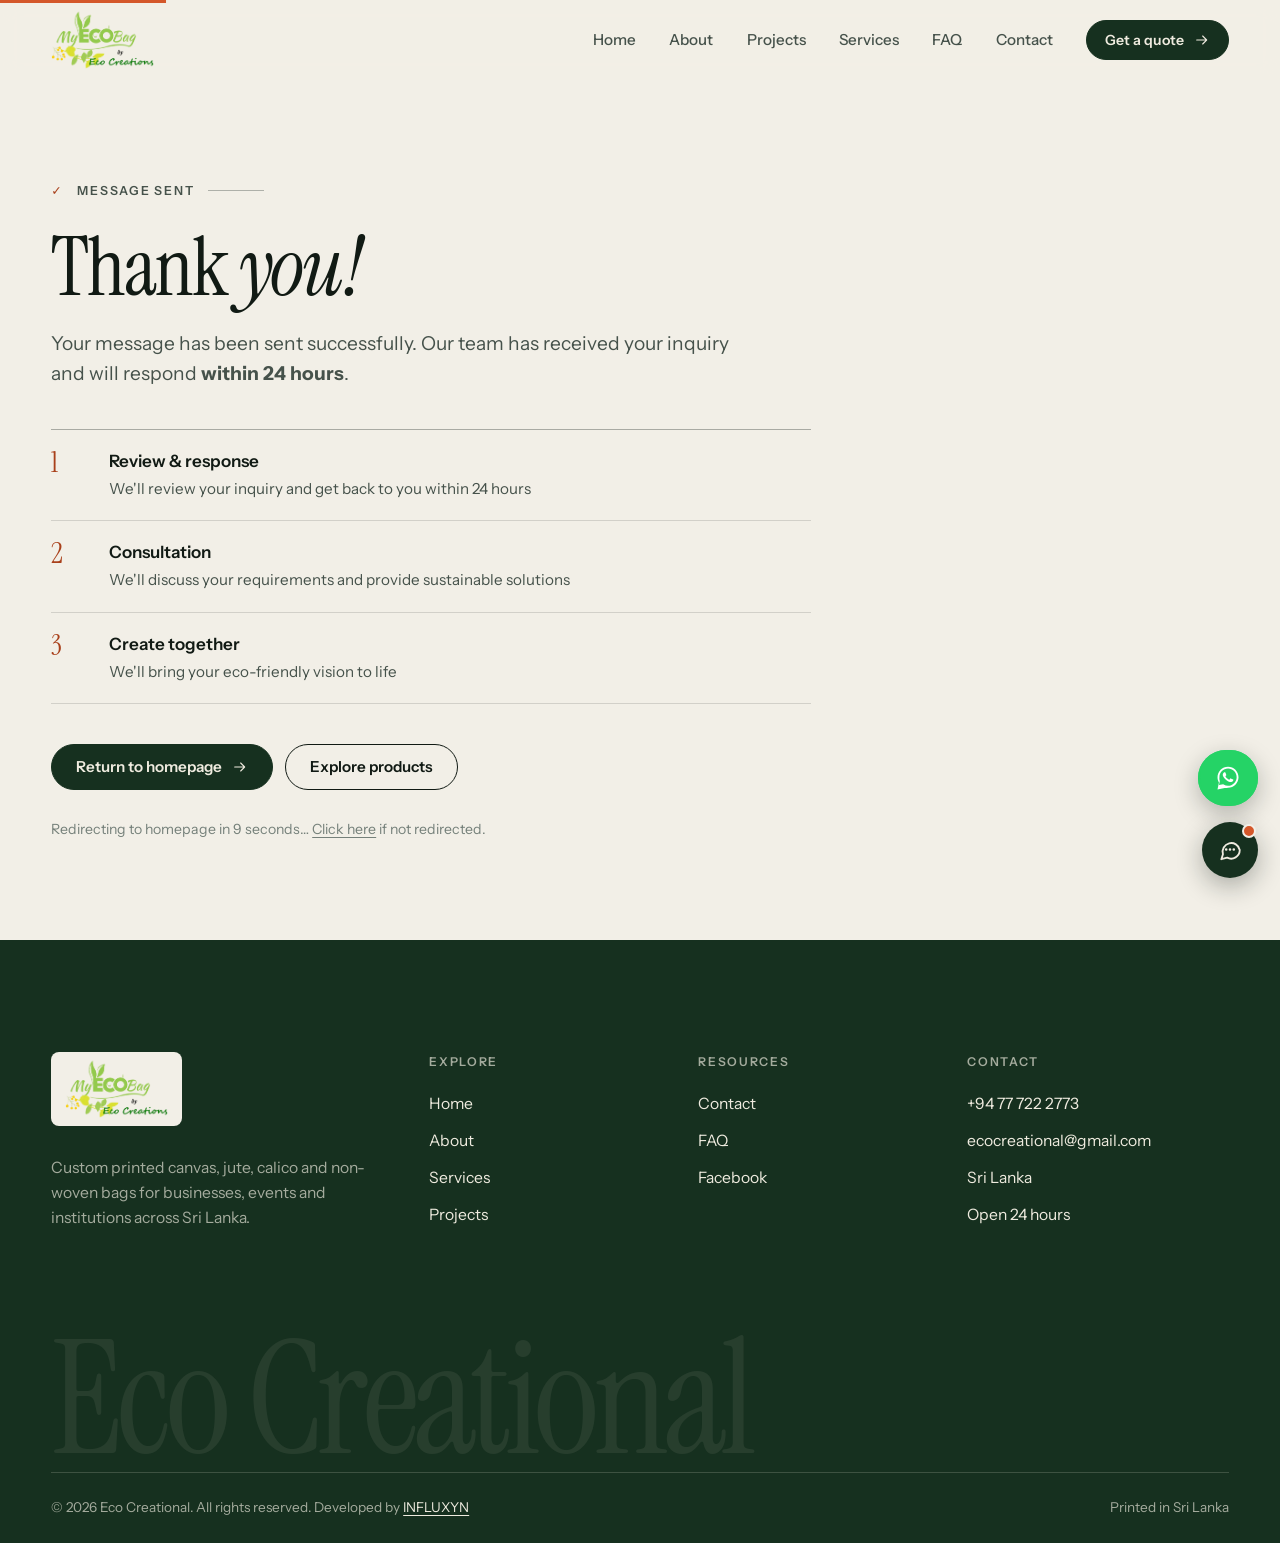
<file: thankyou.html>
<!DOCTYPE html>
<html lang="en">
<head>
    <meta charset="UTF-8">
    <meta name="viewport" content="width=device-width, initial-scale=1.0, viewport-fit=cover">
    <title>Thank You | Eco Creational</title>
  <meta name="description" content="Your message has been received.">
  <meta name="robots" content="noindex,follow">
  <meta name="theme-color" content="#16301F">
  <link rel="canonical" href="https://ecocreational.com/thankyou.html">
    <link rel="icon" type="image/png" href="assests/eco-creational-logo.png">
    <link rel="apple-touch-icon" href="assests/eco-creational-logo.png">

  <link rel="preconnect" href="https://fonts.googleapis.com"><link rel="preconnect" href="https://fonts.gstatic.com" crossorigin><link href="https://fonts.googleapis.com/css2?family=Instrument+Sans:wght@400;500;600&amp;family=Instrument+Serif:ital@0;1&amp;display=swap" rel="stylesheet">
  <link rel="stylesheet" href="site.css">
  <script>document.documentElement.classList.add("js")</script>
</head>
<body>
<a class="skip" href="#main">Skip to content</a>
<header class="site-header"><div class="wrap">
  <a class="brand" href="index.html" aria-label="Eco Creational, home"><img class="brand-logo" src="assests/eco-creational-logo-crop.webp" alt="Eco Creational — My Eco Bag" width="900" height="507" decoding="async"></a>
  <nav class="nav" id="nav" aria-label="Main"><a href="index.html">Home</a><a href="about.html">About</a><a href="projects.html">Projects</a><a href="services.html">Services</a><a href="question.html">FAQ</a><a href="contact.html">Contact</a><a class="btn btn--primary btn--sm" href="contact.html">Get a quote <svg class="" viewBox="0 0 24 24" fill="none" stroke="currentColor" stroke-width="1.6" stroke-linecap="round" stroke-linejoin="round" aria-hidden="true"><path d="M4 12h15M13 6l6 6-6 6"/></svg></a></nav>
  <button class="menu-toggle" type="button" aria-expanded="false" aria-controls="nav" aria-label="Menu"><span></span><span></span></button>
</div></header>
<main id="main">

<section class="center-page"><div class="wrap"><div class="thanks">
  <div class="eyebrow" data-rv><b>✓</b> Message sent</div>
  <h1 data-rv style="--d:90ms">Thank <em>you!</em></h1>
  <p class="lead" data-rv style="--d:180ms">Your message has been sent successfully. Our team has received your inquiry and will respond <strong>within 24 hours</strong>.</p>
  <ol class="steps-mini" data-rv style="--d:180ms">
    <li><span class="n">1</span><div><strong>Review &amp; response</strong><span>We'll review your inquiry and get back to you within 24 hours</span></div></li>
    <li><span class="n">2</span><div><strong>Consultation</strong><span>We'll discuss your requirements and provide sustainable solutions</span></div></li>
    <li><span class="n">3</span><div><strong>Create together</strong><span>We'll bring your eco-friendly vision to life</span></div></li>
  </ol>
  <div class="btn-row" data-rv style="--d:270ms"><a class="btn btn--primary" href="index.html">Return to homepage <svg class="" viewBox="0 0 24 24" fill="none" stroke="currentColor" stroke-width="1.6" stroke-linecap="round" stroke-linejoin="round" aria-hidden="true"><path d="M4 12h15M13 6l6 6-6 6"/></svg></a><a class="btn btn--ghost" href="index.html#service">Explore products</a></div>
  <p class="redirect" id="redirectTimer">Redirecting to homepage in <span id="timerCount">10</span> seconds… <a href="index.html">Click here</a> if not redirected.</p>
</div></div></section>
<script>
(function () {
  var el = document.getElementById('timerCount'), left = 10;
  var t = setInterval(function () { left--; if (el) el.textContent = left; if (left <= 0) { clearInterval(t); window.location.href = 'index.html'; } }, 1000);
})();
</script>
</main>
<footer class="site-footer">
  <div class="wrap">
    <div class="footer-top">
      <div class="footer-about">
        <a class="brand" href="index.html"><img class="brand-logo" src="assests/eco-creational-logo-crop.webp" alt="Eco Creational — My Eco Bag" width="900" height="507" decoding="async"></a>
        <p>Custom printed canvas, jute, calico and non-woven bags for businesses, events and institutions across Sri Lanka.</p>
      </div>
      <div><h4>Explore</h4><ul>
        <li><a href="index.html">Home</a></li><li><a href="about.html">About</a></li>
        <li><a href="services.html">Services</a></li><li><a href="projects.html">Projects</a></li></ul></div>
      <div><h4>Resources</h4><ul>
        <li><a href="contact.html">Contact</a></li><li><a href="question.html">FAQ</a></li>
        <li><a href="https://www.facebook.com/share/1ZBHp2oGmy" target="_blank" rel="noopener">Facebook</a></li></ul></div>
      <div><h4>Contact</h4><ul>
        <li><a href="https://wa.me/94777222773" target="_blank" rel="noopener">+94 77 722 2773</a></li>
        <li><a href="mailto:ecocreational@gmail.com">ecocreational@gmail.com</a></li>
        <li><span>Sri Lanka</span></li><li><span>Open 24 hours</span></li></ul></div>
    </div>
    <div class="footer-word" aria-hidden="true">Eco Creational</div>
    <div class="footer-bottom">
      <p>© 2026 Eco Creational. All rights reserved. Developed by <a href="https://influxyn.online" target="_blank" rel="noopener">INFLUXYN</a></p>
      <p>Printed in Sri Lanka</p>
    </div>
  </div>
</footer>
<a class="wa-float" href="https://wa.me/94777222773?text=Hi%20Eco%20Creational%2C%20I%27d%20like%20a%20quote%20for%20custom%20bags." target="_blank" rel="noopener" aria-label="Chat on WhatsApp"><svg viewBox="0 0 32 32" aria-hidden="true"><path fill="currentColor" d="M16.04 3C9.4 3 4.03 8.37 4.03 15c0 2.12.55 4.19 1.6 6.01L4 29l8.2-1.6A12 12 0 0 0 16.04 27C22.67 27 28.04 21.63 28.04 15S22.67 3 16.04 3zm0 21.8c-1.8 0-3.56-.49-5.1-1.4l-.37-.22-4.87.95.99-4.75-.24-.39A9.8 9.8 0 0 1 6.2 15c0-5.42 4.41-9.83 9.84-9.83 5.42 0 9.83 4.41 9.83 9.83 0 5.42-4.41 9.8-9.83 9.8zm5.4-7.35c-.3-.15-1.75-.86-2.02-.96-.27-.1-.47-.15-.67.15-.2.3-.77.96-.94 1.16-.17.2-.35.22-.64.07-.3-.15-1.25-.46-2.38-1.47-.88-.78-1.47-1.75-1.64-2.05-.17-.3-.02-.46.13-.6.13-.13.3-.35.45-.52.15-.17.2-.3.3-.5.1-.2.05-.37-.02-.52-.07-.15-.67-1.6-.91-2.2-.24-.58-.49-.5-.67-.51h-.57c-.2 0-.52.07-.8.37-.27.3-1.04 1.02-1.04 2.47 0 1.46 1.07 2.87 1.21 3.07.15.2 2.1 3.2 5.08 4.49.71.3 1.26.49 1.7.63.71.23 1.36.2 1.87.12.57-.08 1.75-.72 2-1.41.25-.7.25-1.29.17-1.41-.07-.13-.27-.2-.57-.35z"/></svg><span>Chat on WhatsApp</span></a>
<script src="site.js" defer></script>
<script src="chatbot.js" defer></script>
</body>
</html>
</file>
<file: site.css>
/* ==========================================================================
   Eco Creational — site.css
   One shared stylesheet for every page.
   1 Tokens · 2 Base · 3 Layout · 4 Header · 5 Buttons · 6 Hero · 7 Sections
   8 Materials · 9 Work · 10 Process · 11 Quotes · 12 FAQ · 13 Forms/Contact
   14 Inner pages · 15 Footer · 16 Utilities · 17 Motion/Responsive
   ========================================================================== */

/* 1 ── TOKENS ─────────────────────────────────────────────────────────── */
:root {
  --paper:   #F2EFE7;
  --paper-2: #E9E4D8;
  --card:    #FAF8F3;
  --ink:     #111A14;
  --ink-2:   #46524B;
  --ink-3:   #75807A;
  --line:    rgba(17, 26, 20, .14);
  --line-strong: rgba(17, 26, 20, .32);

  --forest:  #16301F;
  --forest-2:#1E4130;
  --moss:    #3F6B4F;
  --on-dark: #EFEBDF;
  --on-dark-2: rgba(239, 235, 223, .66);
  --line-dark: rgba(239, 235, 223, .18);

  --accent:  #D4572A;   /* kiln orange — used sparingly */
  --accent-ink: #A9401B;

  --serif: 'Instrument Serif', 'Times New Roman', serif;
  --sans:  'Instrument Sans', system-ui, -apple-system, 'Segoe UI', sans-serif;

  --wrap: 1280px;
  --gutter: clamp(20px, 4vw, 52px);
  --radius: 4px;
  --ease: cubic-bezier(.2, .7, .2, 1);
}

/* 2 ── BASE ───────────────────────────────────────────────────────────── */
*, *::before, *::after { box-sizing: border-box; }
html { scroll-behavior: smooth; scroll-padding-top: 84px; -webkit-text-size-adjust: 100%; }
body {
  margin: 0;
  font-family: var(--sans);
  font-size: 1.0625rem;
  line-height: 1.6;
  color: var(--ink);
  background: var(--paper);
  -webkit-font-smoothing: antialiased;
  text-rendering: optimizeLegibility;
}
img { display: block; max-width: 100%; height: auto; }
a { color: inherit; text-decoration: none; }
button, input, select, textarea { font: inherit; color: inherit; }
button { cursor: pointer; }
h1, h2, h3, h4, p, ul, ol, figure, blockquote { margin: 0; padding: 0; }
ul, ol { list-style: none; }
::selection { background: var(--forest); color: var(--on-dark); }
:focus-visible { outline: 2px solid var(--accent); outline-offset: 3px; border-radius: 2px; }

h1, h2, h3, .display {
  font-family: var(--serif);
  font-weight: 400;
  letter-spacing: -.015em;
  line-height: 1.02;
}
h1 { font-size: clamp(2.9rem, 6.4vw, 6.1rem); letter-spacing: -.025em; line-height: .98; }
h2 { font-size: clamp(2.2rem, 4.4vw, 3.9rem); }
h3 { font-size: clamp(1.5rem, 2.2vw, 1.9rem); line-height: 1.12; }
h1 em, h2 em, h3 em { font-style: italic; }
.lead { font-size: clamp(1.1rem, 1.5vw, 1.3rem); line-height: 1.55; color: var(--ink-2); max-width: 36em; }

.skip { position: absolute; left: -999px; top: 8px; z-index: 200; background: var(--ink); color: var(--paper); padding: 10px 16px; border-radius: var(--radius); }
.skip:focus { left: 8px; }

/* 3 ── LAYOUT ─────────────────────────────────────────────────────────── */
.wrap { width: 100%; max-width: var(--wrap); margin-inline: auto; padding-inline: var(--gutter); }
.section { padding-block: clamp(72px, 10vw, 140px); }
.section--tight { padding-block: clamp(48px, 6vw, 88px); }
.section--dark { background: var(--forest); color: var(--on-dark); }
.section--dark .lead, .section--dark p { color: var(--on-dark-2); }
.section--paper2 { background: var(--paper-2); }
.rule-top { border-top: 1px solid var(--line); }

.eyebrow {
  display: flex; align-items: center; gap: 14px;
  font-size: .78rem; font-weight: 600; letter-spacing: .14em; text-transform: uppercase;
  color: var(--ink-2);
  margin-bottom: 26px;
}
.eyebrow b { font-weight: 600; color: var(--accent-ink); font-variant-numeric: tabular-nums; }
.eyebrow::after { content: ""; flex: 0 0 56px; height: 1px; background: currentColor; opacity: .4; }
.section--dark .eyebrow { color: var(--on-dark-2); }
.section--dark .eyebrow b { color: var(--accent); }

.section-head {
  display: grid; grid-template-columns: minmax(0, 1.3fr) minmax(0, 1fr);
  gap: clamp(24px, 6vw, 96px); align-items: end;
  margin-bottom: clamp(40px, 6vw, 80px);
}
.section-head p { color: var(--ink-2); max-width: 30em; }
.section--dark .section-head p { color: var(--on-dark-2); }

/* 4 ── HEADER ─────────────────────────────────────────────────────────── */
.site-header {
  position: sticky; top: 0; z-index: 100;
  border-bottom: 1px solid transparent;
  transition: border-color .3s var(--ease);
}
/* The blur lives on a pseudo-element: backdrop-filter on the header itself turns it into the
   containing block for position:fixed children, which collapsed the mobile menu to zero height. */
.site-header::before {
  content: ""; position: absolute; inset: 0; z-index: -1;
  background: color-mix(in srgb, var(--paper) 92%, transparent);
  backdrop-filter: saturate(1.4) blur(10px);
  -webkit-backdrop-filter: saturate(1.4) blur(10px);
}
.site-header.is-scrolled { border-bottom-color: var(--line); }
.site-header .wrap { display: flex; align-items: center; justify-content: space-between; height: 80px; gap: 24px; }

.brand { display: inline-flex; align-items: center; gap: 12px; }
.brand-mark { width: 30px; height: 30px; color: var(--forest); flex: none; }
.brand-logo { height: 58px; width: auto; flex: none; object-fit: contain; }
.site-footer .brand-logo { height: 74px; background: var(--paper); padding: 8px 14px; border-radius: 8px; }
.brand-name { font-family: var(--serif); font-size: 1.65rem; letter-spacing: -.01em; line-height: 1; }

.nav { display: flex; align-items: center; gap: clamp(18px, 2.6vw, 38px); }
.nav a:not(.btn) {
  position: relative; font-size: .95rem; font-weight: 500; color: var(--ink-2);
  padding-block: 6px; transition: color .2s;
}
.nav a:not(.btn)::after {
  content: ""; position: absolute; left: 0; right: 0; bottom: 0; height: 1px; background: var(--ink);
  transform: scaleX(0); transform-origin: left; transition: transform .35s var(--ease);
}
.nav a:not(.btn):hover, .nav a[aria-current="page"] { color: var(--ink); }
.nav a:not(.btn):hover::after, .nav a[aria-current="page"]::after { transform: scaleX(1); }

.menu-toggle {
  display: none; width: 44px; height: 44px; margin-right: -10px;
  background: none; border: 0; position: relative;
}
.menu-toggle span { position: absolute; left: 11px; right: 11px; height: 1.5px; background: var(--ink); transition: transform .3s var(--ease), opacity .2s; }
.menu-toggle span:nth-child(1) { top: 17px; }
.menu-toggle span:nth-child(2) { top: 26px; }
.menu-toggle[aria-expanded="true"] span:nth-child(1) { transform: translateY(4.5px) rotate(45deg); }
.menu-toggle[aria-expanded="true"] span:nth-child(2) { transform: translateY(-4.5px) rotate(-45deg); }

/* 5 ── BUTTONS ────────────────────────────────────────────────────────── */
.btn {
  display: inline-flex; align-items: center; justify-content: center; gap: 10px;
  padding: 14px 24px; border-radius: 999px; border: 1px solid var(--ink);
  font-size: .95rem; font-weight: 600; line-height: 1; white-space: nowrap;
  background: transparent; color: var(--ink);
  transition: background .25s var(--ease), color .25s var(--ease), border-color .25s, transform .25s var(--ease);
}
.btn svg { width: 16px; height: 16px; transition: transform .3s var(--ease); }
.btn:hover svg { transform: translateX(3px); }
.btn--primary { background: var(--forest); border-color: var(--forest); color: var(--on-dark); }
.btn--primary:hover { background: var(--ink); border-color: var(--ink); }
.btn--ghost:hover { background: var(--ink); color: var(--paper); }
.btn--light { background: var(--on-dark); border-color: var(--on-dark); color: var(--forest); }
.btn--light:hover { background: #fff; border-color: #fff; }
.btn--outline-light { border-color: var(--line-dark); color: var(--on-dark); }
.btn--outline-light:hover { background: var(--on-dark); color: var(--forest); border-color: var(--on-dark); }
.btn--sm { padding: 11px 18px; font-size: .88rem; }
.btn-row { display: flex; flex-wrap: wrap; gap: 12px; }

.link-arrow {
  display: inline-flex; align-items: center; gap: 8px; font-weight: 600; font-size: .95rem;
  border-bottom: 1px solid var(--line-strong); padding-bottom: 4px; transition: border-color .2s, gap .3s var(--ease);
}
.link-arrow svg { width: 15px; height: 15px; }
.link-arrow:hover { border-color: var(--ink); gap: 12px; }
.section--dark .link-arrow { border-color: var(--line-dark); }
.section--dark .link-arrow:hover { border-color: var(--on-dark); }

/* 6 ── HERO (home) ────────────────────────────────────────────────────── */
.hero { padding-top: clamp(40px, 6vw, 80px); }
.hero-grid {
  display: grid; grid-template-columns: minmax(0, 1.25fr) minmax(0, 1fr);
  gap: clamp(32px, 5vw, 80px); align-items: end;
}
.hero-tag {
  display: inline-flex; align-items: center; gap: 10px; margin-bottom: 28px;
  font-size: .82rem; font-weight: 600; letter-spacing: .1em; text-transform: uppercase; color: var(--ink-2);
}
.hero-tag i { width: 8px; height: 8px; border-radius: 50%; background: var(--accent); display: block; }
.hero h1 { margin-bottom: 30px; }
.hero h1 em { color: var(--forest-2); }
.hero .lead { margin-bottom: 38px; }

.mosaic {
  display: grid; grid-template-columns: 1.05fr 1fr; grid-template-rows: auto auto; gap: 14px;
}
.mosaic figure { position: relative; margin: 0; }
.mosaic .m1 { grid-row: 1 / span 2; }
.mosaic .m3 { margin-top: -6px; }
.ph { overflow: hidden; border-radius: var(--radius); background: var(--card); }
.ph img { width: 100%; height: 100%; object-fit: cover; }
.mosaic .m1 { display: flex; flex-direction: column; }
.mosaic .m1 .ph { aspect-ratio: auto; flex: 1; min-height: 0; }
.mosaic .m2 .ph { aspect-ratio: 1 / 1; }
.mosaic .m3 .ph { aspect-ratio: 1 / 1; }
.cap { margin-top: 10px; font-size: .78rem; line-height: 1.35; color: var(--ink-3); letter-spacing: .01em; }
.cap b { font-weight: 600; color: var(--ink-2); }

.facts {
  margin-top: clamp(48px, 7vw, 96px);
  display: grid; grid-template-columns: repeat(4, 1fr);
  border-top: 1px solid var(--line-strong);
}
.facts > div { padding: 22px 24px 22px 0; border-right: 1px solid var(--line); }
.facts > div + div { padding-left: 24px; }
.facts > div:last-child { border-right: 0; }
.facts dt { font-size: .75rem; font-weight: 600; letter-spacing: .12em; text-transform: uppercase; color: var(--ink-3); margin-bottom: 8px; }
.facts dd { margin: 0; font-family: var(--serif); font-size: 1.6rem; line-height: 1.15; }

.clients { padding-block: 34px 0; }
.clients p { font-size: .78rem; font-weight: 600; letter-spacing: .14em; text-transform: uppercase; color: var(--ink-3); margin-bottom: 14px; }
.clients ul { display: flex; flex-wrap: wrap; gap: 6px 34px; font-family: var(--serif); font-size: clamp(1.25rem, 2vw, 1.7rem); color: var(--ink-2); }
.clients li { display: flex; align-items: center; gap: 34px; }
.clients li:not(:last-child)::after { content: ""; width: 5px; height: 5px; border-radius: 50%; background: var(--accent); opacity: .7; }

/* 7 ── SECTIONS: statement / pillars / stats ──────────────────────────── */
.statement {
  font-family: var(--serif); font-size: clamp(1.9rem, 3.8vw, 3.3rem); line-height: 1.12; letter-spacing: -.015em;
  max-width: 24em; color: var(--on-dark);
}
.statement em { color: var(--accent); font-style: italic; }
.pillars { display: grid; grid-template-columns: repeat(3, 1fr); margin-top: clamp(48px, 7vw, 96px); border-top: 1px solid var(--line-dark); }
.pillar { padding: 28px 32px 0 0; }
.pillar + .pillar { padding-left: 32px; border-left: 1px solid var(--line-dark); }
.pillar h3 { color: var(--on-dark); margin-bottom: 12px; font-size: 1.55rem; }
.pillar p { font-size: .98rem; }
.pillar .n { display: block; font-size: .78rem; font-weight: 600; letter-spacing: .14em; color: var(--accent); margin-bottom: 20px; }

.mission { display: grid; grid-template-columns: 1fr 1fr; gap: clamp(32px, 6vw, 96px); margin-top: clamp(56px, 8vw, 110px); }
.mission h3 { color: var(--on-dark); font-size: 1rem; font-family: var(--sans); font-weight: 600; letter-spacing: .14em; text-transform: uppercase; margin-bottom: 16px; }
.mission p { font-size: 1.05rem; }

.stats { display: grid; grid-template-columns: repeat(var(--cols, 3), 1fr); border-top: 1px solid var(--line-strong); }
.stats > div { padding: 22px 20px 0 0; }
.stats > div + div { padding-left: 20px; border-left: 1px solid var(--line); }
.stats b { display: block; font-family: var(--serif); font-weight: 400; font-size: clamp(2.4rem, 4vw, 3.6rem); line-height: 1; letter-spacing: -.02em; }
.stats span { display: block; margin-top: 8px; font-size: .85rem; color: var(--ink-2); }
.section--dark .stats { border-color: var(--line-dark); }
.section--dark .stats > div + div { border-color: var(--line-dark); }
.section--dark .stats span { color: var(--on-dark-2); }
.stats--inline { margin-top: clamp(40px, 6vw, 72px); }

/* 8 ── MATERIALS ──────────────────────────────────────────────────────── */
.materials { display: grid; grid-template-columns: repeat(4, 1fr); gap: 20px; }
.mat .ph { aspect-ratio: 1 / 1.1; background: #fff; }
.mat .ph img { transition: transform .9s var(--ease); }
.mat:hover .ph img { transform: scale(1.04); }
.mat-meta { display: flex; justify-content: space-between; align-items: baseline; gap: 12px; padding-top: 16px; border-top: 1px solid var(--line-strong); margin-top: 16px; }
.mat h3 { font-size: 1.55rem; }
.mat .n { font-size: .78rem; font-weight: 600; color: var(--ink-3); letter-spacing: .08em; font-variant-numeric: tabular-nums; }
.mat p { margin-top: 8px; font-size: .95rem; color: var(--ink-2); }

/* 9 ── WORK ───────────────────────────────────────────────────────────── */
.work-grid { display: grid; grid-template-columns: repeat(3, 1fr); gap: clamp(28px, 3vw, 44px) clamp(20px, 2.4vw, 36px); align-items: start; }
.work:nth-child(3n + 2) { margin-top: clamp(0px, 5vw, 72px); }
.work .ph { aspect-ratio: 4 / 5; }
.work .ph img { transition: transform .9s var(--ease); }
.work:hover .ph img { transform: scale(1.035); }
.work-meta { display: flex; justify-content: space-between; gap: 12px; margin-top: 16px; font-size: .78rem; font-weight: 600; letter-spacing: .1em; text-transform: uppercase; color: var(--ink-3); }
.work h3 { margin-top: 8px; font-size: 1.7rem; }
.work p { margin-top: 10px; font-size: .96rem; color: var(--ink-2); max-width: 30em; }
.tags { display: flex; flex-wrap: wrap; gap: 6px; margin-top: 14px; }
.tags span { font-size: .76rem; font-weight: 500; padding: 5px 11px; border: 1px solid var(--line-strong); border-radius: 999px; color: var(--ink-2); }
.work-foot { display: flex; gap: 18px; margin-top: 14px; font-size: .82rem; color: var(--ink-3); }
.work-foot span + span::before { content: "·"; margin-right: 18px; }
.work[hidden] { display: none; }

.filters { display: flex; flex-wrap: wrap; gap: 8px; padding-block: 28px; border-bottom: 1px solid var(--line); }
.chip {
  padding: 10px 18px; border-radius: 999px; border: 1px solid var(--line-strong); background: transparent;
  font-size: .9rem; font-weight: 500; color: var(--ink-2); transition: all .2s;
}
.chip:hover { border-color: var(--ink); color: var(--ink); }
.chip[aria-pressed="true"] { background: var(--ink); border-color: var(--ink); color: var(--paper); }

.projects-page .work:nth-child(3n + 2) { margin-top: 0; }
.projects-page .work-grid { grid-template-columns: repeat(auto-fill, minmax(min(100%, 330px), 1fr)); row-gap: 56px; }

/* 10 ── PROCESS / SERVICES ────────────────────────────────────────────── */
.steps { display: grid; grid-template-columns: repeat(4, 1fr); border-top: 1px solid var(--line-strong); }
.step { padding: 26px 28px 0 0; }
.step + .step { padding-left: 28px; border-left: 1px solid var(--line); }
.step .n { font-family: var(--serif); font-size: 3.4rem; line-height: 1; color: var(--accent-ink); display: block; margin-bottom: 40px; }
.step h3 { font-size: 1.5rem; margin-bottom: 10px; }
.step p { font-size: .96rem; color: var(--ink-2); }

.rows { border-top: 1px solid var(--line-strong); }
.row {
  display: grid; grid-template-columns: 70px minmax(0, 1fr) minmax(0, 1.25fr) minmax(0, .7fr);
  gap: clamp(16px, 3vw, 48px); align-items: start; padding-block: 34px; border-bottom: 1px solid var(--line);
  transition: background .3s;
}
.row:hover { background: color-mix(in srgb, var(--card) 70%, transparent); }
.row .n { font-size: .85rem; font-weight: 600; color: var(--ink-3); padding-top: 8px; font-variant-numeric: tabular-nums; }
.row h3 { font-size: clamp(1.7rem, 2.6vw, 2.3rem); }
.row p { color: var(--ink-2); }
.row .tags { margin-top: 0; justify-content: flex-start; }

.quote-block { display: grid; grid-template-columns: 1.2fr 1fr; gap: clamp(32px, 6vw, 96px); align-items: center; }
.quote-block h2 { margin-bottom: 22px; }
.quote-block ul { margin-block: 26px 0; display: grid; gap: 12px; }
.quote-block li { display: flex; gap: 12px; align-items: flex-start; }
.quote-block li svg { width: 18px; height: 18px; margin-top: 4px; color: var(--accent-ink); flex: none; }
.quote-cta { background: var(--forest); color: var(--on-dark); border-radius: var(--radius); padding: clamp(32px, 5vw, 64px); }
.quote-cta p { margin-top: 18px; font-size: .95rem; color: var(--on-dark-2); }
.quote-cta strong { color: var(--on-dark); font-weight: 600; }

/* 11 ── QUOTES ────────────────────────────────────────────────────────── */
.quotes { display: grid; grid-template-columns: 1fr 1fr; gap: clamp(32px, 6vw, 96px); }
.quote { border-top: 1px solid var(--line-strong); padding-top: 28px; }
.quote blockquote { font-family: var(--serif); font-size: clamp(1.45rem, 2.2vw, 1.95rem); line-height: 1.25; letter-spacing: -.01em; }
.quote figcaption { margin-top: 26px; font-size: .9rem; color: var(--ink-2); }
.quote figcaption b { display: block; color: var(--ink); font-weight: 600; }

/* 12 ── FAQ ───────────────────────────────────────────────────────────── */
.faq-wrap { display: grid; grid-template-columns: minmax(0, .9fr) minmax(0, 1.4fr); gap: clamp(32px, 7vw, 110px); align-items: start; }
.faq-wrap .sticky { position: sticky; top: 120px; }
details.faq { border-top: 1px solid var(--line-strong); }
details.faq:last-of-type { border-bottom: 1px solid var(--line-strong); }
details.faq summary {
  list-style: none; cursor: pointer; display: flex; justify-content: space-between; align-items: center; gap: 24px;
  padding: 24px 0; font-family: var(--serif); font-size: clamp(1.3rem, 1.9vw, 1.65rem); line-height: 1.2;
}
details.faq summary::-webkit-details-marker { display: none; }
details.faq summary svg { width: 22px; height: 22px; flex: none; transition: transform .4s var(--ease); color: var(--ink-2); }
details.faq[open] summary svg { transform: rotate(45deg); color: var(--accent-ink); }
details.faq .a { padding: 0 48px 28px 0; color: var(--ink-2); max-width: 44em; }
details.faq summary:hover { color: var(--forest-2); }

.faq-group { margin-bottom: clamp(48px, 7vw, 88px); }
.faq-group[hidden] { display: none; }
.faq-group > h2 { font-size: clamp(1.8rem, 3vw, 2.4rem); margin-bottom: 22px; display: flex; align-items: baseline; gap: 16px; }
.faq-group > h2 small { font-family: var(--sans); font-size: .78rem; font-weight: 600; letter-spacing: .12em; color: var(--accent-ink); }
.side-nav { display: grid; gap: 4px; margin-top: 8px; }
.side-nav button {
  text-align: left; background: none; border: 0; padding: 12px 0 12px 18px; font-size: 1rem; color: var(--ink-2);
  border-left: 1px solid var(--line-strong); transition: all .2s;
}
.side-nav button:hover { color: var(--ink); }
.side-nav button[aria-pressed="true"] { color: var(--ink); border-left: 3px solid var(--accent); padding-left: 16px; font-weight: 600; }

/* 13 ── FORMS / CONTACT ───────────────────────────────────────────────── */
.contact-grid { display: grid; grid-template-columns: minmax(0, 1fr) minmax(0, 1.05fr); gap: clamp(36px, 7vw, 110px); align-items: start; }
.contact-list { margin-top: 36px; border-top: 1px solid var(--line-strong); }
.contact-list li { border-bottom: 1px solid var(--line); }
.contact-list a, .contact-list .item { display: grid; grid-template-columns: 28px 1fr; gap: 18px; padding: 20px 0; align-items: start; }
.contact-list svg { width: 22px; height: 22px; color: var(--accent-ink); margin-top: 2px; }
.contact-list small { display: block; font-size: .75rem; font-weight: 600; letter-spacing: .12em; text-transform: uppercase; color: var(--ink-3); margin-bottom: 4px; }
.contact-list strong { font-family: var(--serif); font-weight: 400; font-size: 1.45rem; line-height: 1.2; display: block; }
.contact-list span.sub { display: block; margin-top: 4px; font-size: .9rem; color: var(--ink-2); }
.contact-list a:hover strong { color: var(--forest-2); text-decoration: underline; text-underline-offset: 4px; text-decoration-thickness: 1px; }

.form-card { background: var(--card); border: 1px solid var(--line); border-radius: var(--radius); padding: clamp(26px, 4vw, 52px); }
.form-card h2, .form-card h3 { font-size: clamp(1.8rem, 2.8vw, 2.4rem); margin-bottom: 8px; }
.form-card > p { color: var(--ink-2); margin-bottom: 28px; }
.field { margin-bottom: 18px; }
.field label { display: block; font-size: .78rem; font-weight: 600; letter-spacing: .1em; text-transform: uppercase; color: var(--ink-2); margin-bottom: 8px; }
.field input, .field select, .field textarea {
  width: 100%; padding: 14px 2px; border: 0; border-bottom: 1px solid var(--line-strong); border-radius: 0;
  background: transparent; font-size: 1.05rem; transition: border-color .2s;
}
.field textarea { resize: vertical; min-height: 110px; }
.field select { appearance: none; background-image: url("data:image/svg+xml,%3Csvg xmlns='http://www.w3.org/2000/svg' width='14' height='14' viewBox='0 0 24 24' fill='none' stroke='%2346524B' stroke-width='2'%3E%3Cpath d='M6 9l6 6 6-6'/%3E%3C/svg%3E"); background-repeat: no-repeat; background-position: right 4px center; padding-right: 28px; }
.field input:focus, .field select:focus, .field textarea:focus { outline: 0; border-bottom-color: var(--forest); box-shadow: 0 1px 0 var(--forest); }
.field input::placeholder, .field textarea::placeholder { color: var(--ink-3); opacity: .8; }
.form-card .btn { width: 100%; padding-block: 17px; margin-top: 8px; }
.form-note { margin-top: 16px; font-size: .85rem; color: var(--ink-3); text-align: center; }

.map { margin-top: 36px; border: 1px solid var(--line); border-radius: var(--radius); overflow: hidden; background: var(--paper-2); }
.map iframe { display: block; width: 100%; height: 300px; border: 0; filter: grayscale(.85) contrast(1.02); transition: filter .4s; }
.map:hover iframe { filter: none; }
.map p { padding: 14px 18px; font-size: .88rem; color: var(--ink-2); border-top: 1px solid var(--line); }

/* 14 ── INNER PAGES ───────────────────────────────────────────────────── */
.page-hero { padding-block: clamp(56px, 8vw, 120px) clamp(48px, 6vw, 88px); border-bottom: 1px solid var(--line); }
.page-hero-grid { display: grid; grid-template-columns: minmax(0, 1.5fr) minmax(0, 1fr); gap: clamp(24px, 6vw, 96px); align-items: end; }
.page-hero h1 { font-size: clamp(2.8rem, 6vw, 5.6rem); }
.page-hero .lead { padding-bottom: 8px; }
.page-hero .btn-row { margin-top: 28px; }

.split { display: grid; grid-template-columns: minmax(0, 1.05fr) minmax(0, 1fr); gap: clamp(36px, 7vw, 110px); align-items: center; }
.split .ph { aspect-ratio: 4 / 4.6; }
.split h2 { margin-bottom: 26px; }
.split p + p { margin-top: 18px; }
.split p { color: var(--ink-2); }
.split .stats { margin-top: 40px; }

.values { display: grid; grid-template-columns: repeat(4, 1fr); border-top: 1px solid var(--line-strong); }
.value { padding: 26px 28px 0 0; }
.value + .value { padding-left: 28px; border-left: 1px solid var(--line); }
.value .n { font-size: .78rem; font-weight: 600; letter-spacing: .14em; color: var(--accent-ink); display: block; margin-bottom: 44px; }
.value h3 { font-size: 1.6rem; margin-bottom: 10px; }
.value p { font-size: .96rem; color: var(--ink-2); }

.founder { display: grid; grid-template-columns: minmax(220px, 340px) minmax(0, 1fr); gap: clamp(32px, 7vw, 110px); align-items: center; }
.founder .ph { aspect-ratio: 1 / 1.1; }
.founder blockquote { font-family: var(--serif); font-size: clamp(1.7rem, 3.2vw, 2.8rem); line-height: 1.16; letter-spacing: -.012em; color: var(--on-dark); }
.founder figcaption { margin-top: 28px; font-size: .95rem; color: var(--on-dark-2); }
.founder figcaption b { color: var(--on-dark); font-weight: 600; }

.cta-band { padding-block: clamp(64px, 9vw, 120px); }
.cta-band .wrap { display: flex; justify-content: space-between; align-items: flex-end; gap: 32px; flex-wrap: wrap; }
.cta-band h2 { max-width: 14em; }
.cta-band p { margin-top: 18px; max-width: 28em; }

.center-page { min-height: calc(100vh - 76px); display: grid; align-items: center; padding-block: clamp(48px, 8vw, 100px); }
.big-num { font-family: var(--serif); font-size: clamp(7rem, 24vw, 19rem); line-height: .85; letter-spacing: -.04em; color: var(--forest); }
.nf h1 { font-size: clamp(2.2rem, 4.4vw, 3.8rem); margin-block: 8px 20px; }
.nf p { max-width: 30em; color: var(--ink-2); margin-bottom: 32px; }
.thanks { max-width: 760px; }
.thanks h1 { margin-bottom: 22px; }
.thanks .steps-mini { margin-block: 40px; border-top: 1px solid var(--line-strong); }
.steps-mini li { display: grid; grid-template-columns: 46px 1fr; gap: 12px; padding: 18px 0; border-bottom: 1px solid var(--line); }
.steps-mini .n { font-family: var(--serif); font-size: 1.8rem; line-height: 1; color: var(--accent-ink); }
.steps-mini strong { display: block; font-weight: 600; }
.steps-mini span { color: var(--ink-2); font-size: .95rem; }
.redirect { margin-top: 28px; font-size: .88rem; color: var(--ink-3); }
.redirect a { text-decoration: underline; text-underline-offset: 3px; }

/* 15 ── FOOTER ────────────────────────────────────────────────────────── */
.site-footer { background: var(--forest); color: var(--on-dark); padding-top: clamp(64px, 9vw, 112px); }
.footer-top { display: grid; grid-template-columns: 1.5fr 1fr 1fr 1.2fr; gap: clamp(28px, 4vw, 64px); padding-bottom: clamp(48px, 7vw, 88px); }
.site-footer .brand-mark { color: var(--on-dark); }
.footer-about p { margin-top: 20px; color: var(--on-dark-2); max-width: 24em; font-size: .98rem; }
.site-footer h4 { font-family: var(--sans); font-size: .76rem; font-weight: 600; letter-spacing: .14em; text-transform: uppercase; color: var(--on-dark-2); margin-bottom: 18px; }
.site-footer li + li { margin-top: 10px; }
.site-footer li a, .site-footer li span { color: var(--on-dark); font-size: .98rem; }
.site-footer li a { background: linear-gradient(currentColor, currentColor) left bottom / 0 1px no-repeat; transition: background-size .35s var(--ease); padding-bottom: 2px; }
.site-footer li a:hover { background-size: 100% 1px; }
.footer-word { font-family: var(--serif); font-size: clamp(3rem, 12.4vw, 13rem); line-height: .92; letter-spacing: -.035em; color: rgba(239, 235, 223, .08); white-space: nowrap; overflow: hidden; user-select: none; margin-top: 8px; }
.footer-bottom { display: flex; justify-content: space-between; gap: 16px; flex-wrap: wrap; padding-block: 24px; border-top: 1px solid var(--line-dark); font-size: .85rem; color: var(--on-dark-2); }
.footer-bottom a { color: var(--on-dark); text-decoration: underline; text-underline-offset: 3px; text-decoration-thickness: 1px; }

/* Floating actions: chat (22px) · WhatsApp (94px) on the right, scroll-to-top on the left */
.wa-float {
  position: fixed; right: 22px; bottom: 94px; z-index: 90;
  display: inline-flex; align-items: center; justify-content: center; height: 56px; min-width: 56px; padding: 0 16px; gap: 0;
  border-radius: 999px; background: #25D366; color: #fff; font-size: .9rem; font-weight: 600; white-space: nowrap;
  box-shadow: 0 8px 24px rgba(17, 26, 20, .28); transition: transform .3s var(--ease), box-shadow .3s, gap .3s;
}
.wa-float svg { width: 28px; height: 28px; flex: none; }
.wa-float span { max-width: 0; overflow: hidden; opacity: 0; transition: max-width .35s var(--ease), opacity .25s; }
.wa-float:hover, .wa-float:focus-visible { transform: translateY(-3px); gap: 10px; box-shadow: 0 12px 30px rgba(17, 26, 20, .32); }
.wa-float:hover span, .wa-float:focus-visible span { max-width: 180px; opacity: 1; }
.wa-float::after { content: ""; position: absolute; inset: 0; border-radius: inherit; border: 2px solid #25D366; animation: wa-pulse 2.4s ease-out infinite; pointer-events: none; }
@keyframes wa-pulse { 0% { transform: scale(1); opacity: .6; } 100% { transform: scale(1.5); opacity: 0; } }

.to-top {
  position: fixed; left: 22px; bottom: 22px; z-index: 90; width: 48px; height: 48px; border-radius: 50%;
  display: grid; place-items: center; border: 1px solid var(--line-strong); background: var(--card); color: var(--ink);
  box-shadow: 0 6px 20px rgba(17, 26, 20, .16);
  opacity: 0; visibility: hidden; transform: translateY(14px);
  transition: opacity .3s, transform .35s var(--ease), visibility .3s, background .2s, color .2s;
}
.to-top.show { opacity: 1; visibility: visible; transform: none; }
.to-top:hover { background: var(--forest); color: var(--on-dark); border-color: var(--forest); transform: translateY(-3px); }
.to-top svg { width: 20px; height: 20px; }
.to-top .ring { position: absolute; inset: -1px; width: calc(100% + 2px); height: calc(100% + 2px); transform: rotate(-90deg); pointer-events: none; }
.to-top .ring circle { fill: none; stroke: var(--accent); stroke-width: 2; stroke-linecap: round; }

.scroll-progress { position: fixed; top: 0; left: 0; right: 0; height: 3px; z-index: 110; background: transparent; pointer-events: none; }
.scroll-progress i { display: block; height: 100%; width: 100%; background: var(--accent); transform: scaleX(0); transform-origin: left; }


/* 18 ── CHAT ASSISTANT ────────────────────────────────────────────────── */
.ec { --ec-w: 380px; }
.ec-launch {
  position: fixed; right: 22px; bottom: 22px; z-index: 95; width: 56px; height: 56px; border-radius: 50%; border: 0;
  display: grid; place-items: center; background: var(--forest); color: var(--on-dark);
  box-shadow: 0 8px 26px rgba(17, 26, 20, .32); transition: transform .3s var(--ease), background .2s;
}
.ec-launch:hover { transform: translateY(-3px); background: var(--forest-2); }
.ec-launch svg { width: 26px; height: 26px; grid-area: 1 / 1; transition: transform .35s var(--ease), opacity .25s; }
.ec-launch .i-x { opacity: 0; transform: rotate(-60deg) scale(.6); }
.is-open .ec-launch .i-chat { opacity: 0; transform: rotate(60deg) scale(.6); }
.is-open .ec-launch .i-x { opacity: 1; transform: none; }
.ec-dot { position: absolute; top: 2px; right: 2px; width: 14px; height: 14px; border-radius: 50%; background: var(--accent); border: 2px solid var(--paper); }
.ec-nudge {
  position: fixed; right: 90px; bottom: 32px; z-index: 95; max-width: 230px; padding: 11px 16px; border-radius: 14px 14px 4px 14px;
  background: var(--card); color: var(--ink); font-size: .9rem; line-height: 1.35; border: 1px solid var(--line);
  box-shadow: 0 8px 24px rgba(17, 26, 20, .16); cursor: pointer; animation: ec-in .5s var(--ease);
}
.ec-nudge[hidden], .ec-dot[hidden], .ec-panel[hidden] { display: none; }
.ec-panel {
  position: fixed; right: 22px; bottom: 90px; z-index: 120; width: var(--ec-w); max-width: calc(100vw - 32px);
  height: min(620px, calc(100dvh - 118px)); display: flex; flex-direction: column; overflow: hidden;
  background: var(--paper); border: 1px solid var(--line); border-radius: 16px; box-shadow: 0 24px 60px rgba(17, 26, 20, .28);
  opacity: 0; transform: translateY(16px) scale(.97); transform-origin: bottom right; transition: opacity .25s, transform .3s var(--ease);
}
.is-open .ec-panel { opacity: 1; transform: none; }
.ec-head { display: flex; align-items: center; gap: 12px; padding: 14px 14px 14px 16px; background: var(--forest); color: var(--on-dark); }
.ec-av { width: 48px; height: 36px; border-radius: 8px; background: var(--paper); display: grid; place-items: center; flex: none; overflow: hidden; }
.ec-av img { width: 42px; height: auto; }
.ec-ttl { flex: 1; min-width: 0; line-height: 1.25; }
.ec-ttl b { display: block; font-weight: 600; font-size: 1rem; }
.ec-ttl span { display: flex; align-items: center; gap: 6px; font-size: .78rem; color: var(--on-dark-2); }
.ec-ttl i { width: 7px; height: 7px; border-radius: 50%; background: #4ADE80; box-shadow: 0 0 0 3px rgba(74, 222, 128, .25); }
.ec-ico { width: 36px; height: 36px; border-radius: 50%; border: 0; background: transparent; color: var(--on-dark); display: grid; place-items: center; transition: background .2s; }
.ec-ico:hover { background: rgba(239, 235, 223, .14); }
.ec-ico svg { width: 18px; height: 18px; }
.ec-log { flex: 1; overflow-y: auto; padding: 18px 16px 8px; display: flex; flex-direction: column; gap: 10px; overscroll-behavior: contain; scroll-behavior: smooth; }
.ec-m { display: flex; flex-direction: column; max-width: 88%; animation: ec-in .35s var(--ease); }
.ec-bot { align-self: flex-start; align-items: flex-start; }
.ec-user { align-self: flex-end; align-items: flex-end; }
.ec-b { padding: 10px 14px; font-size: .94rem; line-height: 1.5; overflow-wrap: anywhere; }
.ec-bot .ec-b { background: var(--card); border: 1px solid var(--line); border-radius: 4px 14px 14px 14px; }
.ec-user .ec-b { background: var(--forest); color: var(--on-dark); border-radius: 14px 14px 4px 14px; }
.ec-b a { text-decoration: underline; text-underline-offset: 2px; }
.ec-links { display: flex; flex-wrap: wrap; gap: 8px; margin-top: 8px; }
.ec-act { display: inline-flex; align-items: center; padding: 9px 16px; border-radius: 999px; background: var(--accent); color: #fff; font-size: .88rem; font-weight: 600; transition: background .2s, transform .2s; }
.ec-act:hover { background: var(--accent-ink); transform: translateY(-1px); }
.ec-chips { display: flex; flex-wrap: wrap; gap: 8px; padding: 2px 0 6px; animation: ec-in .4s var(--ease); }
.ec-chip { padding: 8px 14px; border-radius: 999px; border: 1px solid var(--line-strong); background: transparent; font-size: .86rem; color: var(--ink); transition: background .2s, color .2s, border-color .2s; }
.ec-chip:hover { background: var(--forest); color: var(--on-dark); border-color: var(--forest); }
.ec-typing .ec-b { display: flex; gap: 5px; padding: 14px 16px; }
.ec-typing i { width: 7px; height: 7px; border-radius: 50%; background: var(--ink-3); animation: ec-bounce 1s infinite ease-in-out; }
.ec-typing i:nth-child(2) { animation-delay: .15s; } .ec-typing i:nth-child(3) { animation-delay: .3s; }
.ec-form { display: flex; gap: 8px; padding: 12px; border-top: 1px solid var(--line); background: var(--card); }
.ec-in { flex: 1; min-width: 0; padding: 12px 16px; border-radius: 999px; border: 1px solid var(--line-strong); background: var(--paper); font-size: 16px; outline: none; }
.ec-in:focus { border-color: var(--forest); box-shadow: 0 0 0 3px rgba(63, 107, 79, .2); }
.ec-send { width: 46px; height: 46px; flex: none; border-radius: 50%; border: 0; background: var(--accent); color: #fff; display: grid; place-items: center; transition: background .2s, transform .2s; }
.ec-send:hover { background: var(--accent-ink); transform: translateX(2px); }
.ec-send svg { width: 20px; height: 20px; }
@keyframes ec-in { from { opacity: 0; transform: translateY(8px); } to { opacity: 1; transform: none; } }
@keyframes ec-bounce { 0%, 60%, 100% { transform: translateY(0); opacity: .5; } 30% { transform: translateY(-5px); opacity: 1; } }
body.chat-open .wa-float { opacity: 0; visibility: hidden; transform: translateY(10px); }
@media (max-width: 640px) {
  .ec-launch { right: 16px; bottom: 16px; width: 52px; height: 52px; }
  .ec-nudge { right: 78px; bottom: 24px; }
  .ec-panel { inset: auto 12px 12px 12px; width: auto; max-width: none; height: min(70vh, 480px); height: min(70dvh, 480px); border-radius: 16px; transform-origin: bottom; }
  .ec-head { padding: 10px 10px 10px 14px; }
  .ec-av { width: 40px; height: 30px; } .ec-av img { width: 34px; }
  .ec-ttl b { font-size: .92rem; } .ec-b { font-size: .9rem; padding: 9px 12px; }
  .ec-log { padding: 12px 12px 6px; } .ec-form { padding: 8px; } .ec-in { padding: 10px 14px; } .ec-send { width: 42px; height: 42px; }
  body.chat-open .ec-launch, body.chat-open .to-top { opacity: 0; visibility: hidden; pointer-events: none; }
}
@media (prefers-reduced-motion: reduce) { .ec-typing i { animation: none; } }

/* 16 ── UTILITIES ─────────────────────────────────────────────────────── */
.mt-s { margin-top: 24px; } .mt-m { margin-top: 44px; } .mt-l { margin-top: clamp(48px, 7vw, 88px); }
.center { text-align: center; }
.sr { position: absolute; width: 1px; height: 1px; overflow: hidden; clip: rect(0 0 0 0); white-space: nowrap; }

/* 17 ── MOTION ────────────────────────────────────────────────────────── */
html.js [data-rv] { opacity: 0; transform: translateY(34px); transition: opacity 1s cubic-bezier(.16, 1, .3, 1), transform 1.2s cubic-bezier(.16, 1, .3, 1); transition-delay: var(--d, 0ms); }
html.js [data-rv="left"] { transform: translateX(-36px); }
html.js [data-rv="right"] { transform: translateX(36px); }
html.js [data-rv="zoom"] { transform: scale(.94); }
html.js [data-rv].in { opacity: 1; transform: none; }
html.js .ph.rv-img { clip-path: inset(10% 0 0 0 round var(--radius)); transition: clip-path 1.3s cubic-bezier(.16, 1, .3, 1); }
html.js .ph.rv-img.in { clip-path: inset(0 0 0 0 round var(--radius)); }
.ph.px img { transform: translate3d(0, var(--py, 0px), 0) scale(1.14); will-change: transform; }
[data-parallax] { will-change: transform; }
@media (prefers-reduced-motion: reduce) {
  html { scroll-behavior: auto; }
  html.js [data-rv] { opacity: 1; transform: none !important; transition: none; }
  html.js .ph.rv-img { clip-path: none; }
  .wa-float::after { animation: none; }
  *, *::before, *::after { animation-duration: .01ms !important; transition-duration: .01ms !important; }
}

/* RESPONSIVE ────────────────────────────────────────────────────────── */
@media (max-width: 1080px) {
  .materials { grid-template-columns: repeat(2, 1fr); }
  .steps, .values { grid-template-columns: repeat(2, 1fr); }
  .step:nth-child(3), .value:nth-child(3) { padding-left: 0; border-left: 0; }
  .step:nth-child(n + 3), .value:nth-child(n + 3) { margin-top: 40px; border-top: 1px solid var(--line); padding-top: 26px; }
  .footer-top { grid-template-columns: 1fr 1fr; }
  .row { grid-template-columns: 56px minmax(0, 1fr) minmax(0, 1.3fr); }
  .row .tags { grid-column: 2 / -1; }
}
@media (max-width: 900px) {
  .hero-grid, .page-hero-grid, .section-head, .split, .quote-block, .faq-wrap, .contact-grid, .quotes, .mission, .founder { grid-template-columns: 1fr; }
  .faq-wrap .sticky { position: static; }
  .founder .ph { max-width: 320px; }
  .work-grid { grid-template-columns: repeat(2, 1fr); }
  .work:nth-child(3n + 2) { margin-top: 0; }
  .work:nth-child(2n) { margin-top: 40px; }
  .facts { grid-template-columns: repeat(2, 1fr); }
  .facts > div:nth-child(2) { border-right: 0; }
  .facts > div:nth-child(3) { padding-left: 0; }
  .facts > div:nth-child(n + 3) { border-top: 1px solid var(--line); }
  .pillars { grid-template-columns: 1fr; }
  .pillar, .pillar + .pillar { padding: 28px 0 0; border-left: 0; }
  .pillar + .pillar { margin-top: 28px; border-top: 1px solid var(--line-dark); }

  .site-header .wrap { height: 64px; }
  .brand-logo { height: 40px; }
  .site-footer .brand-logo { height: 56px; }
  .menu-toggle { display: block; }
  .nav {
    position: fixed; inset: 64px 0 0 0; height: calc(100vh - 64px); height: calc(100dvh - 64px); z-index: 99; background: var(--paper); flex-direction: column; align-items: stretch; gap: 0;
    padding: 12px var(--gutter) 32px; overflow-y: auto;
    opacity: 0; visibility: hidden; transform: translateY(-8px); transition: opacity .3s, transform .3s var(--ease), visibility .3s;
  }
  .nav.open { opacity: 1; visibility: visible; transform: none; }
  .nav a:not(.btn) { font-family: var(--serif); font-size: 2.1rem; color: var(--ink); padding: 14px 0; border-bottom: 1px solid var(--line); }
  .nav a:not(.btn)::after { display: none; }
  .nav .btn { margin-top: 24px; padding-block: 16px; }
  body.menu-open { overflow: hidden; }
}
@media (max-width: 640px) {
  body { font-size: 1rem; }
  .materials, .work-grid { grid-template-columns: 1fr; }
  .work:nth-child(2n) { margin-top: 0; }
  .steps, .values { grid-template-columns: 1fr; }
  .step, .step + .step, .value, .value + .value { padding: 26px 0 0; border-left: 0; }
  .step + .step, .value + .value { margin-top: 32px; border-top: 1px solid var(--line); }
  .step .n { margin-bottom: 18px; } .value .n { margin-bottom: 18px; }
  .footer-top { grid-template-columns: 1fr; }
  .stats { --cols: 2 !important; }
  .stats > div:nth-child(3) { padding-left: 0; border-left: 0; margin-top: 28px; }
  .row { grid-template-columns: 1fr; gap: 12px; padding-block: 28px; }
  .row .n { padding-top: 0; } .row .tags { grid-column: auto; }
  .mosaic { grid-template-columns: 1fr 1fr; }
  .facts dd { font-size: 1.3rem; }
  .clients ul { gap: 4px 22px; } .clients li::after { display: none !important; }
  details.faq .a { padding-right: 0; }
  .wa-float { right: 16px; bottom: 86px; height: 52px; min-width: 52px; padding: 0; } .wa-float span { display: none; }
  .to-top { left: 16px; bottom: 16px; width: 44px; height: 44px; }
  .cta-band .wrap { align-items: flex-start; }
}
</file>
